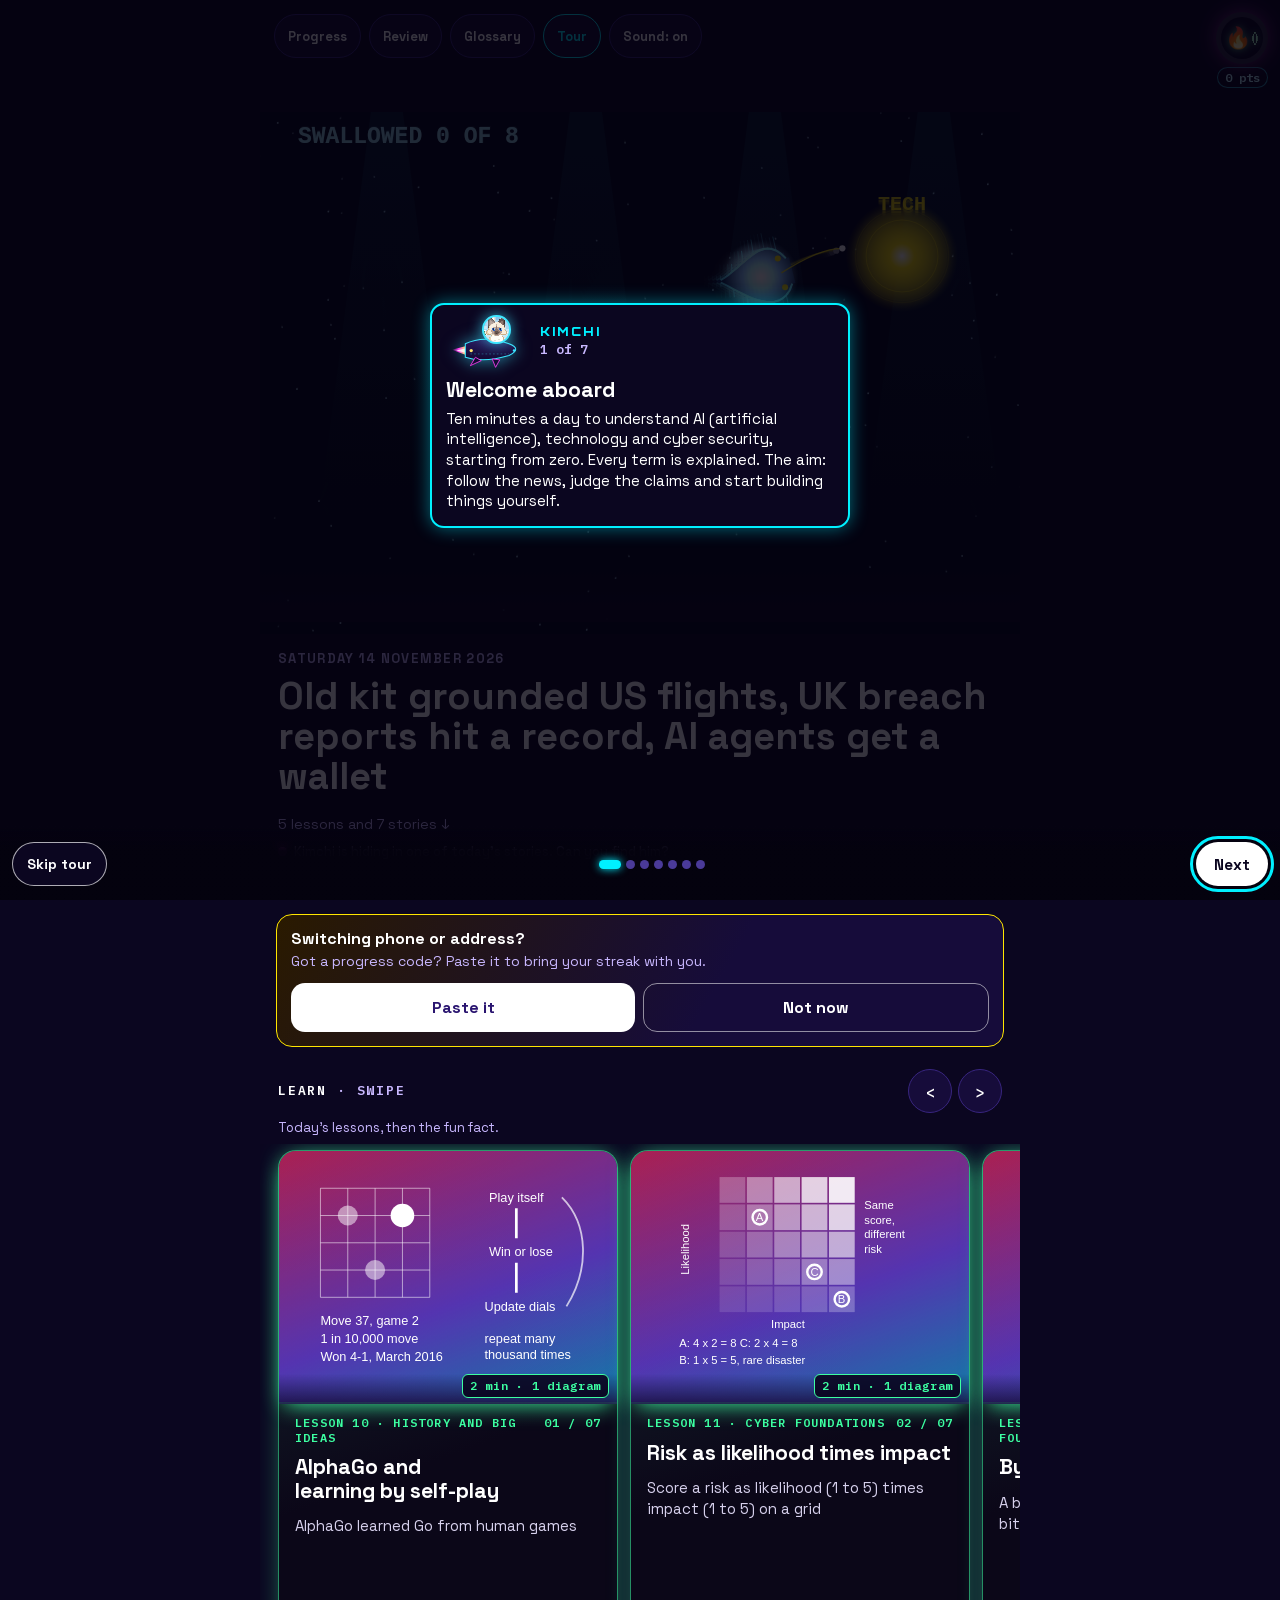
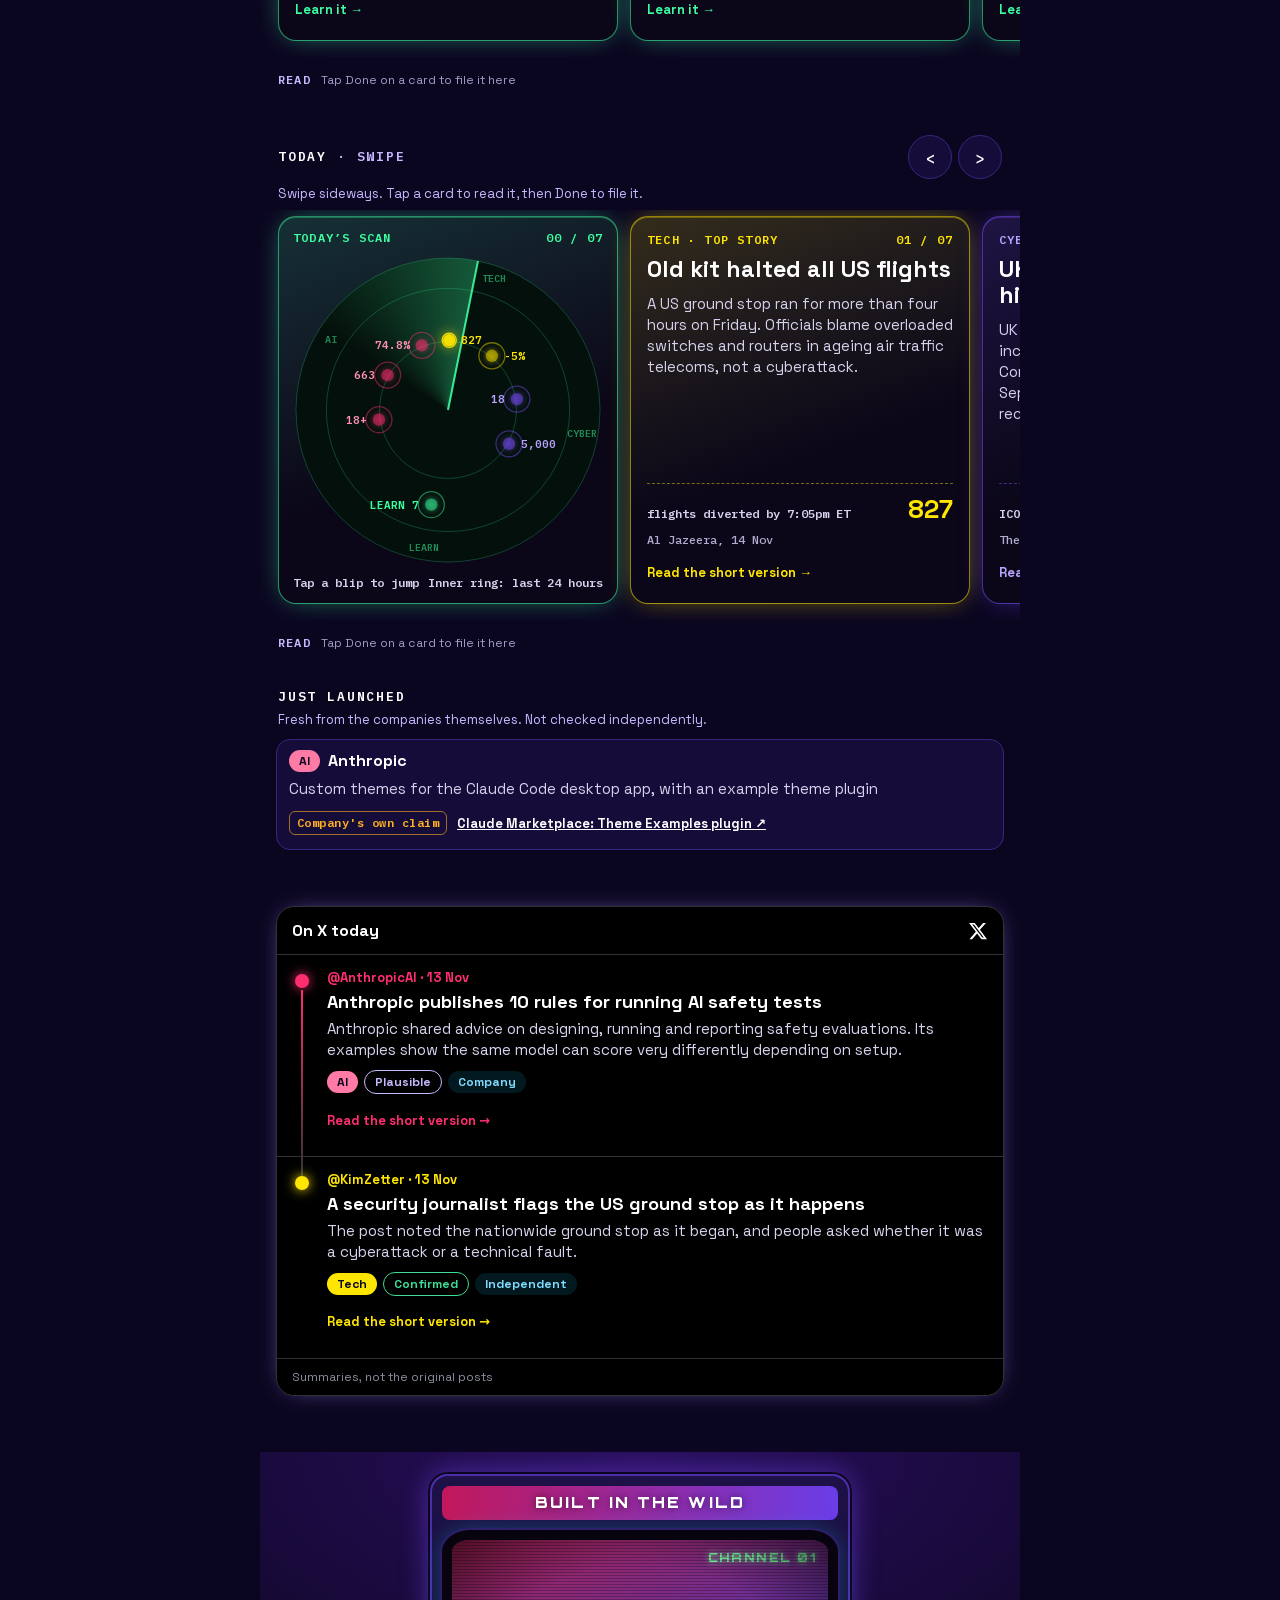
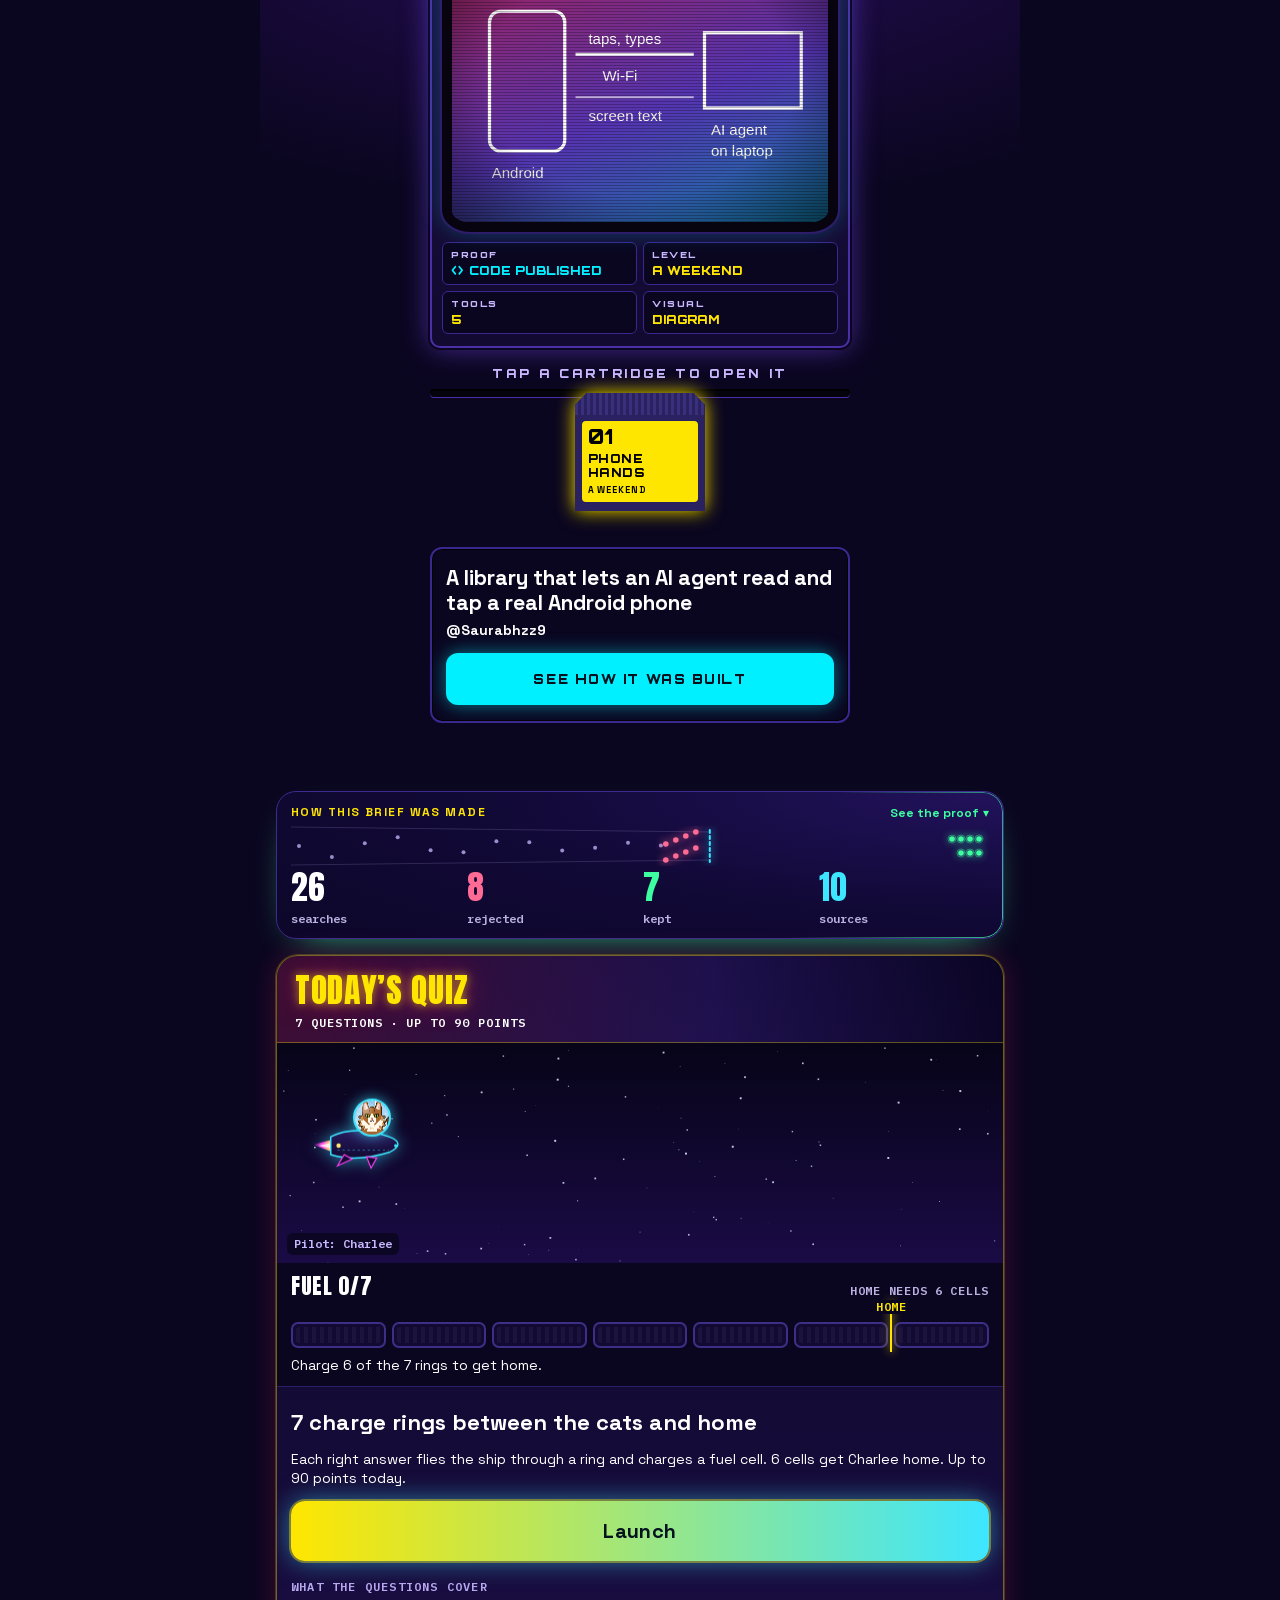
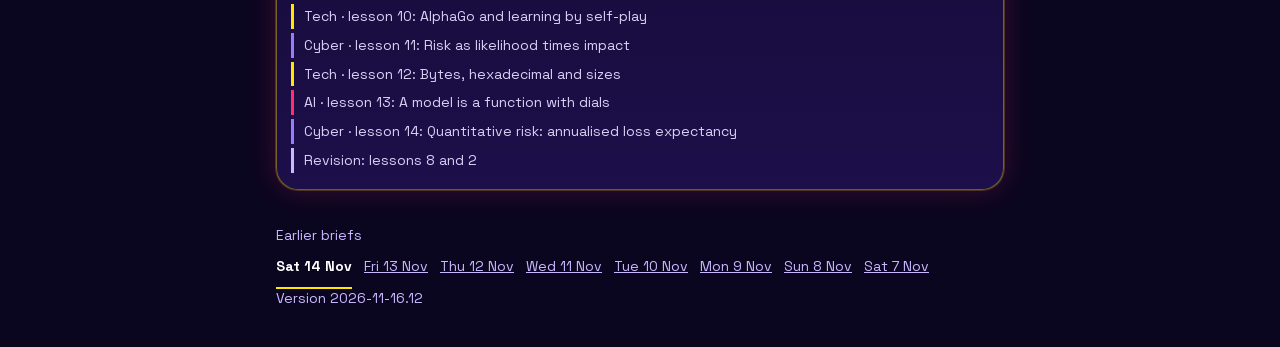
<file: index.html>
<!doctype html>
<html lang="en-GB">
<head>
<meta charset="utf-8">
<meta http-equiv="Content-Security-Policy" content="default-src 'none'; script-src 'self' 'sha256-EP1nmb+b2CIVnVJrJ6i20kM4W62OC5jhk1fHBJt8yDM='; style-src 'self' 'unsafe-inline'; font-src 'self'; img-src 'self' data:; connect-src 'self'; frame-src https://www.youtube-nocookie.com; manifest-src 'self'; worker-src 'self'; media-src 'none'; object-src 'none'; base-uri 'none'; form-action 'none'">
<meta name="viewport" content="width=device-width, initial-scale=1, viewport-fit=cover">
<meta name="theme-color" content="#0b0620">
<title>Morning brief</title>
<meta name="description" content="Daily AI, technology and cyber security news in a few minutes, with short lessons and a quiz.">
<meta property="og:type" content="website">
<meta property="og:site_name" content="Morning brief">
<meta property="og:title" content="Morning brief">
<meta property="og:description" content="Daily AI, technology and cyber security news in a few minutes, with short lessons and a quiz.">
<meta property="og:url" content="https://nyoom.uk/">
<meta property="og:image" content="https://nyoom.uk/og/kimchi.png">
<meta property="og:image:width" content="1200">
<meta property="og:image:height" content="630">
<meta property="og:image:type" content="image/png">
<meta property="og:image:alt" content="Kimchi the cat pilots a neon spaceship beside the words Morning brief">
<meta name="twitter:card" content="summary_large_image">
<meta name="twitter:image" content="https://nyoom.uk/og/kimchi.png">
<meta name="twitter:image:alt" content="Kimchi the cat pilots a neon spaceship beside the words Morning brief">
<link rel="manifest" href="manifest.webmanifest">
<link rel="apple-touch-icon" href="icons/apple-touch-icon.png">
<meta name="apple-mobile-web-app-capable" content="yes">
<meta name="mobile-web-app-capable" content="yes">
<meta name="apple-mobile-web-app-title" content="Morning brief">
<meta name="apple-mobile-web-app-status-bar-style" content="black-translucent">
<link rel="icon" href="data:image/svg+xml,%3Csvg xmlns='http://www.w3.org/2000/svg' viewBox='0 0 32 32'%3E%3Crect width='32' height='32' rx='7' fill='%2307080f'/%3E%3Ctext x='16' y='23' font-size='19' font-weight='700' text-anchor='middle' fill='%2300f0ff' font-family='monospace'%3EM%3C/text%3E%3C/svg%3E">
<link rel="stylesheet" href="fonts/fonts.css">
<style>
:root{--ink:#0b0620;--lilac:#c9b8ff;--ai:#ff2e6e;--tech:#ffe600;--cyber:#7c4dff;--line:#38257f}
*{box-sizing:border-box;margin:0;padding:0}
html{-webkit-text-size-adjust:100%}
body{background:var(--ink);color:#fff;font-family:'Space Grotesk',system-ui,sans-serif;overflow-x:hidden}
a{color:inherit}
button{font:inherit;color:inherit;background:none;border:0;cursor:pointer}
.hero{--art:58svh;position:relative;padding:calc(112px + env(safe-area-inset-top) + var(--art) + 16px) 18px 34px;overflow:hidden}
.hero canvas{position:absolute;inset:0;width:100%;height:100%}
/* the canvas starts below the buttons and score badge, and the date and headline sit below the canvas, never on it */
.hero>canvas{top:calc(112px + env(safe-area-inset-top));height:var(--art)}
/* an older edition: a way back to today, under the top buttons (plan 23 audit) */
.hero>.oldchip{position:absolute;top:calc(122px + env(safe-area-inset-top));left:14px;z-index:2;display:inline-flex;align-items:center;min-height:44px;padding:0 14px;border-radius:99px;border:1px solid var(--tech);background:#0b0620d9;color:var(--tech);font-size:13px;font-weight:700;text-decoration:none}
.hero>*:not(canvas){position:relative}
.date{font-size:13px;font-weight:700;letter-spacing:.1em;color:var(--lilac);text-transform:uppercase}
.verdict{font-size:38px;line-height:1.05;font-weight:700;margin-top:10px}
.more{margin-top:18px;font-size:14px;color:var(--lilac)}
.sample{background:#fff;color:#000;font-size:12px;font-weight:700;padding:7px 16px}
.poster{min-height:84svh;padding:26px 18px;display:flex;flex-direction:column;justify-content:flex-end;position:relative}
.poster .k{position:absolute;top:24px;left:18px;font-size:12px;font-weight:700;letter-spacing:.14em;text-transform:uppercase}
.big{font-family:Anton,Impact,sans-serif;font-size:130px;line-height:1;white-space:nowrap}
.poster h2{font-family:Anton,Impact,sans-serif;font-weight:400;font-size:44px;line-height:1.02;text-transform:uppercase;margin-top:8px}
.poster .noBig h2{font-size:64px}
.poster p{font-size:16px;line-height:1.38;font-weight:500;margin-top:12px}
.poster .sw{font-weight:700}
.poster a{display:inline-block;font-size:13px;margin-top:12px;font-weight:700;padding:6px 0}
.p-Tech{background:var(--tech);color:#000}
.p-AI{background:var(--ai);color:#fff}
.p-Cyber{background:var(--cyber);color:#fff}
.wrap{padding:26px 16px 36px}
.sect{font-size:13px;font-weight:700;letter-spacing:.1em;text-transform:uppercase;color:var(--lilac);margin:6px 2px 12px}
.card{background:#160c3a;border:1px solid var(--line);border-radius:18px;padding:16px;margin-bottom:10px}
.pill{display:inline-block;padding:3px 10px;border-radius:99px;font-size:12px;font-weight:700;color:var(--ink)}
.pill.AI{background:#ff7aa5}.pill.Tech{background:var(--tech)}.pill.Cyber{background:#b49cff}
.cthumb{margin:-16px -16px 12px;border-radius:18px 18px 0 0;overflow:hidden}.cthumb img{display:block;width:100%;aspect-ratio:16/9;object-fit:cover}
.cthumb figcaption{font-size:12px;color:var(--lilac);padding:6px 16px 0}
.cfig{display:inline-flex;align-items:baseline;gap:6px;margin-left:8px;font-size:12px;color:var(--lilac)}.cfig b{font-size:20px;color:#fff;font-weight:800}
.shero{margin:0 -18px 14px}.shero img{display:block;width:100%;max-height:300px;object-fit:cover}.shero figcaption{font-size:12px;padding:6px 18px 0}.shero figcaption a{color:var(--lilac)}
.sfig{display:flex;align-items:baseline;gap:10px;margin:12px 0;padding:12px 14px;border-radius:14px;background:#160c3a;border:1px solid var(--line)}.sfig b{font-size:36px;font-weight:800;color:#fff}.sfig span{font-size:13px;color:var(--lilac)}
.sdraw{display:block;width:100%;height:auto;margin:12px 0;background:#fff;border-radius:14px;padding:8px}
.card h3{font-size:19px;line-height:1.22;margin:9px 0 6px}
.card p{font-size:15px;line-height:1.4;color:var(--lilac)}
.card .sw{color:#fff;margin-top:6px}
.card a{display:inline-block;font-size:13px;font-weight:700;color:#fff;margin-top:8px;padding:4px 0}
.card{cursor:pointer;-webkit-tap-highlight-color:transparent}
.card:active{transform:scale(.99)}
.cue{display:block;margin-top:10px;font-size:13px;font-weight:700;color:var(--tech)}
button.cue{min-height:44px;margin-top:4px;background:none;border:0;padding:4px 0;font-family:inherit;text-align:left;cursor:pointer}
:focus-visible{outline:3px solid #00f0ff;outline-offset:3px;border-radius:6px}
.poster{cursor:pointer}
.poster .cue{color:inherit;margin-top:14px;font-size:14px;text-decoration:underline}
.sheet{position:fixed;inset:0;z-index:20;background:var(--ink);overflow-y:auto;-webkit-overflow-scrolling:touch;overscroll-behavior:contain}
.sheet .bar{position:sticky;top:0;display:flex;justify-content:space-between;align-items:center;padding:calc(12px + env(safe-area-inset-top)) 16px 12px;background:var(--ink);border-bottom:1px solid var(--line)}
.sheet .close{min-height:44px;font-size:15px;font-weight:700;padding:8px 14px;border:1px solid var(--line);border-radius:99px}
.sheet .body{padding:20px 18px 60px;max-width:680px;margin:0 auto}
.sheet h2{font-size:30px;line-height:1.1;margin:12px 0 8px}
.sheet .meta{font-size:13px;color:var(--lilac)}
.sheet h3{font-size:12px;font-weight:700;letter-spacing:.1em;text-transform:uppercase;color:var(--lilac);margin:22px 0 6px}
.sheet p{font-size:17px;line-height:1.5}
.sheet .take{background:linear-gradient(160deg,#d6114f,#6a3de8);border-radius:18px;padding:16px;margin-top:24px}
.sheet .take h3{color:#fff;margin-top:0;opacity:.9}
.sheet .orig{display:flex;align-items:center;min-height:44px;margin-top:26px;font-size:14px;color:var(--lilac);padding:8px 0}
.lesson{background:linear-gradient(rgba(10,6,30,.4),rgba(10,6,30,.4)),linear-gradient(160deg,#ff2e6e,#7c4dff 58%,#16b8f0);border-radius:24px;padding:20px 18px;margin-top:22px}
.lesson small{font-size:13px;font-weight:700}
.lesson h2{font-family:Anton,Impact,sans-serif;font-weight:400;font-size:40px;line-height:1.05;text-transform:uppercase;margin:6px 0 12px}
.lesson p{font-size:16px;line-height:1.42;margin-bottom:10px}
.lesson .lab{display:block;font-size:12px;font-weight:700;letter-spacing:.08em;text-transform:uppercase}
.diagram{display:block;width:100%;height:auto;margin:12px 0 14px}
.lesson ol{margin:0 0 12px 20px;font-size:15px;line-height:1.4}
.lesson li{margin-bottom:5px}
.q{display:block;width:100%;background:#fff;color:#2a1570;font-weight:700;padding:13px;border-radius:12px;margin-top:10px;font-size:15px;text-align:left}
.a{display:none;background:#0b0620cc;border-radius:12px;padding:12px;margin-top:6px;font-size:15px;line-height:1.4}
.a.on{display:block}
.nav{position:absolute!important;top:calc(14px + env(safe-area-inset-top));left:14px;right:14px;display:flex;flex-wrap:wrap;gap:8px;align-items:center;z-index:2}
.nav button{min-height:44px;font-size:13px;font-weight:700;padding:8px 13px;border:1px solid var(--line);border-radius:99px;background:#160c3acc;backdrop-filter:blur(6px)}
.nav .lv{margin-left:auto;font-size:12px;font-weight:700;color:var(--lilac)}
.nav .n{display:inline-block;min-width:18px;padding:0 5px;margin-left:5px;border-radius:99px;background:var(--ai);color:#fff;font-size:12px;line-height:18px;text-align:center}
.gcard{border-radius:22px;padding:18px;margin-top:16px;background:#160c3a;border:1px solid var(--line)}
.gcard h2{font-size:24px;line-height:1.1;margin:6px 0 8px}
.gcard p{font-size:15px;line-height:1.45;color:var(--lilac)}
.gcard .lab{display:block;font-size:12px;font-weight:700;letter-spacing:.1em;text-transform:uppercase;color:var(--tech)}
.gcard.quiz{background:linear-gradient(160deg,#d6114f,#6a3de8);border:0}
.gcard.quiz p,.gcard.quiz .lab{color:#fff}
.btn{display:block;width:100%;margin-top:14px;padding:15px;border-radius:14px;background:#fff;color:#2a1570;font-weight:700;font-size:16px;text-align:center}
.btn.alt{background:transparent;color:#fff;border:1px solid #ffffff88;margin-top:8px}
.dots{display:flex;gap:6px;flex:1;margin:0 12px}
.dots i{flex:1;height:6px;border-radius:3px;background:var(--line)}
.dots i.on{background:var(--lilac)}.dots i.ok{background:#3ddc97}.dots i.no{background:var(--ai)}
.qcard h2{font-size:24px;line-height:1.2;margin:8px 0 18px}
.opt{display:flex;gap:12px;align-items:flex-start;width:100%;text-align:left;padding:14px;margin-bottom:10px;border-radius:14px;border:2px solid var(--line);background:#160c3a;font-size:16px;line-height:1.35}
.opt b{flex:none;width:26px;height:26px;border-radius:50%;background:var(--line);text-align:center;line-height:26px;font-size:13px}
.opt.ok{border-color:#3ddc97;background:#0f3a2e}.opt.ok b{background:#3ddc97;color:#000}
.opt.no{border-color:var(--ai);background:#40122a}.opt.no b{background:var(--ai)}
.opt:disabled{cursor:default}.opt.dim{opacity:.45}
.why{margin:14px 0;padding:14px;border-radius:14px;background:#ffffff14;font-size:15px;line-height:1.45}
.score{font-family:Anton,Impact,sans-serif;font-size:96px;line-height:1;text-align:center;margin:10px 0 0}
.pts{text-align:center;font-size:20px;font-weight:700;color:var(--tech);margin:4px 0 14px}
.bar2{height:10px;border-radius:5px;background:var(--line);overflow:hidden;margin:6px 0 4px}
.bar2 i{display:block;height:100%;background:linear-gradient(90deg,var(--ai),var(--tech));border-radius:5px}
.row{display:flex;justify-content:space-between;font-size:14px;color:var(--lilac)}
.grid{display:grid;grid-template-columns:repeat(15,1fr);gap:4px;margin:8px 0}
.grid i{aspect-ratio:1;border-radius:4px;background:#ffffff14}
.grid i.AI{background:#ff2e6e55}.grid i.Tech{background:#ffe60055}.grid i.Cyber{background:#7c4dff77}
.grid i.m{outline:2px solid #fff}.grid i.AI.t{background:var(--ai)}.grid i.Tech.t{background:var(--tech)}.grid i.Cyber.t{background:var(--cyber)}
.badges{display:grid;grid-template-columns:1fr 1fr;gap:8px}
.bd{padding:10px;border-radius:12px;background:#160c3a;border:1px solid var(--line);font-size:13px;line-height:1.3}
.bd b{display:block;font-size:14px}.bd.lock{opacity:.6}.bd.new{border-color:var(--tech)}
.sheet input,.sheet textarea{width:100%;padding:12px;border-radius:12px;border:1px solid var(--line);background:#160c3a;color:#fff;font:inherit;font-size:16px;margin:6px 0}
.sheet textarea{height:90px}
.term{padding:12px 0;border-bottom:1px solid var(--line)}.term b{display:block;font-size:17px}.term span{font-size:15px;color:var(--lilac);line-height:1.4}
.upd{position:fixed;left:12px;right:12px;bottom:calc(12px + env(safe-area-inset-bottom));z-index:50;padding:14px;border-radius:14px;background:var(--tech);color:#000;font-weight:700;text-align:center}
#fx{position:fixed;inset:0;width:100%;height:100%;pointer-events:none;z-index:60}
.trust{display:inline-block;margin-left:8px;padding:3px 10px;border-radius:99px;font-size:12px;font-weight:700;border:1px solid var(--lilac);color:var(--lilac)}
.trust.Confirmed{border-color:#3ddc97;color:#3ddc97}.trust.Unverified{border-color:var(--ai);color:#ff7aa5}
.card.chat{border-style:dashed}
.xfeed{background:#000;border:1px solid #2f3336;border-radius:18px;overflow:hidden;margin:22px 0 10px;box-shadow:0 0 26px -12px #a98bff}
.xhead{display:flex;justify-content:space-between;align-items:center;padding:13px 15px;border-bottom:1px solid #2f3336;font-weight:700;font-size:16px}
.xlogo{display:block;width:20px;height:20px;color:#fff}.xlogo svg{display:block;width:100%;height:100%}
.xitem{position:relative;padding:14px 15px 14px 50px;border-bottom:1px solid #2f3336;cursor:pointer}
.xdot{position:absolute;left:18px;top:19px;width:14px;height:14px;border-radius:50%;background:var(--c);box-shadow:0 0 12px var(--c)}
.xline{position:absolute;left:24px;top:35px;bottom:-20px;width:2px;background:linear-gradient(var(--c),#2f3336)}
.xitem:last-of-type{border-bottom:0}.xitem:last-of-type .xline{display:none}
.xwho{font-family:'Space Grotesk',monospace;font-size:13px;font-weight:700;color:var(--c);overflow-wrap:anywhere}
.xitem h3{font-size:18px;line-height:1.22;margin:5px 0}.xitem p{font-size:15px;line-height:1.4;color:#d8d2ee}
.xmeta{display:flex;flex-wrap:wrap;gap:6px;align-items:center;margin-top:10px}.xmeta .trust,.xmeta .grp{margin-left:0}
.xitem .cue{color:var(--c)}
.xnote{padding:10px 15px;border-top:1px solid #2f3336;font-size:12px;color:#8b8fa0}
.grp{display:inline-block;margin-left:8px;padding:3px 10px;border-radius:99px;font-size:12px;font-weight:700;background:#16b8f022;color:#7fdcff}
.hero::before{content:'';position:absolute;left:0;right:0;top:calc(100px + env(safe-area-inset-top) + var(--art) - 56px);height:56px;background:linear-gradient(rgba(11,6,32,0),var(--ink));z-index:1;pointer-events:none}
.hero>canvas{z-index:0}.hero>*:not(canvas){z-index:2}
.pv{display:flex;align-items:center;justify-content:space-between;gap:8px;margin-top:14px;font-size:13px;font-weight:700}
.pv button{width:40px;height:40px;border-radius:99px;border:1px solid var(--line);background:#160c3acc;font-size:21px;line-height:1}
.err{padding:40px 18px;font-size:18px}
.err .btn{margin-top:14px}
footer{padding:0 16px 40px;font-size:14px;color:var(--lilac)}
footer a{display:inline-flex;align-items:center;min-height:44px;margin:0 12px 0 0;padding:0}
footer a[aria-current]{color:#fff;font-weight:700;text-decoration:none;border-bottom:2px solid var(--tech)}
@media (min-width:800px){#app{max-width:760px;margin:0 auto}}
/* ---- Score badge (top right, every page) ---- */
.cc-badge{position:fixed;z-index:50;top:calc(env(safe-area-inset-top,0px) + 12px);right:max(12px,env(safe-area-inset-right,0px));
  display:grid;justify-items:center;gap:3px;background:none;border:0;padding:0;cursor:pointer;color:#fff;font:inherit}
.cc-badge .rg{width:52px;height:52px;border-radius:50%;display:grid;place-items:center;position:relative;
  background:conic-gradient(#ff3df2 0 var(--p,0%),rgba(255,255,255,.14) 0);box-shadow:0 0 18px rgba(255,61,242,.45),0 6px 16px rgba(0,0,0,.35)}
.cc-badge .rg::before{content:"";position:absolute;inset:5px;border-radius:50%;background:#0a0520}
.cc-badge .rg span{position:relative;font:400 21px "VT323",'IBM Plex Mono',ui-monospace,monospace;color:#b6ffcf;text-shadow:0 0 8px rgba(125,255,168,.7);line-height:1}
.cc-badge .pill{transition:opacity .25s,transform .25s;font:600 12px 'IBM Plex Mono',ui-monospace,monospace;padding:2px 7px;border-radius:99px;background:#0a0520;color:#bff7ff;border:1px solid rgba(61,230,255,.6);font-variant-numeric:tabular-nums}
.cc-badge.slim{pointer-events:none}.cc-badge.slim .rg{pointer-events:auto}
.cc-badge.slim .pill{opacity:0;transform:translateY(-6px)}
.cc-badge:focus-visible .rg{outline:2px solid #3de6ff;outline-offset:3px}
.cc-badge.bump .rg{animation:ccbump .6s ease}
@keyframes ccbump{40%{transform:scale(1.18)}}

/* ---- Overlay sheets (panel and share card) ---- */
.cc-over{position:fixed;inset:0;z-index:60;background:rgba(3,4,10,.72);backdrop-filter:blur(4px);display:grid;place-items:end center;overflow-y:auto;
  padding:calc(env(safe-area-inset-top,0px) + 16px) max(12px,env(safe-area-inset-right,0px)) calc(env(safe-area-inset-bottom,0px) + 16px) max(12px,env(safe-area-inset-left,0px))}
@media (min-width:640px){.cc-over{place-items:center}}
.cc-sheet{width:100%;max-width:440px;background:#0b0f16;color:#eef2f7;border:1px solid #26303d;border-radius:20px;padding:20px;display:grid;gap:16px;
  font:15px/1.5 'Space Grotesk',system-ui,sans-serif;box-shadow:0 30px 80px rgba(0,0,0,.6)}
.cc-sheet h3{font:800 24px 'Space Grotesk',system-ui,sans-serif;margin:0}
.cc-top{display:flex;justify-content:space-between;align-items:center;gap:12px}
.cc-x{background:#151b24;border:1px solid #26303d;color:#eef2f7;border-radius:99px;width:44px;height:44px;font:600 18px 'Space Grotesk',system-ui,sans-serif;cursor:pointer;flex:none}
.cc-hero{display:flex;gap:16px;align-items:center}
.cc-hero .rg{width:96px;height:96px;flex:none;border-radius:50%;display:grid;place-items:center;position:relative;
  background:conic-gradient(#ff3df2 0 var(--p,0%),rgba(255,255,255,.1) 0);box-shadow:0 0 26px rgba(255,61,242,.4)}
.cc-hero .rg::before{content:"";position:absolute;inset:8px;border-radius:50%;background:#0a0520}
.cc-hero .rg b{position:relative;font:900 12px "Orbitron",'Space Grotesk',system-ui,sans-serif;color:#3de6ff;text-shadow:0 0 8px #3de6ff;letter-spacing:.04em;text-align:center}
.cc-hero .tot{font:400 54px/0.9 "VT323",'IBM Plex Mono',ui-monospace,monospace;color:#b6ffcf;text-shadow:0 0 14px rgba(125,255,168,.6)}
.cc-hero small{display:block;color:#98a4b5;font-size:13px}
.cc-bar{height:8px;border-radius:99px;background:#1b2330;overflow:hidden}.cc-bar i{display:block;height:100%;background:linear-gradient(90deg,#3de6ff,#ff3df2)}
.cc-stats{display:grid;grid-template-columns:repeat(3,minmax(0,1fr));gap:8px}
.cc-stats div{background:#121822;border:1px solid #222b38;border-radius:12px;padding:10px;display:grid;gap:2px}
.cc-stats b{font:400 26px/1 "VT323",'IBM Plex Mono',ui-monospace,monospace;color:#eef2f7;font-variant-numeric:tabular-nums}
.cc-stats span{font:500 12px 'IBM Plex Mono',ui-monospace,monospace;letter-spacing:.1em;text-transform:uppercase;color:#98a4b5}
.cc-strip{display:grid;grid-template-columns:repeat(auto-fill,minmax(18px,1fr));gap:4px}
.cc-strip i{aspect-ratio:1;border-radius:4px;background:#1b2330;display:block}
.cc-strip i.d{background:#2a7a4c}.cc-strip i.p{background:#ff3df2;box-shadow:0 0 8px rgba(255,61,242,.6)}
.cc-strip i.m{background:transparent;border:1px dashed #ff6f91}.cc-strip i.t{outline:2px solid #3de6ff;outline-offset:1px}
.cc-key{display:flex;flex-wrap:wrap;gap:12px;font-size:12px;color:#98a4b5}
.cc-key i{display:inline-block;width:10px;height:10px;border-radius:3px;margin-right:5px;vertical-align:-1px}
.cc-btn{font:600 15px 'Space Grotesk',system-ui,sans-serif;padding:12px 16px;border-radius:12px;border:1px solid #3de6ff;background:rgba(61,230,255,.12);color:#dffaff;cursor:pointer;text-align:center}
.cc-btn.ghost{border-color:#26303d;background:#121822;color:#c8d1dc;font-weight:500;font-size:14px}
.cc-btn:focus-visible,.cc-x:focus-visible{outline:2px solid #3de6ff;outline-offset:2px}
.cc-row{display:flex;flex-wrap:wrap;gap:8px}.cc-row>*{flex:1 1 140px}
.cc-demo{border-top:1px dashed #26303d;padding-top:12px;display:grid;gap:8px}
.cc-demo p{font-size:12px;color:#98a4b5;margin:0}
.cc-name{display:grid;gap:6px;font-size:13px;color:#98a4b5}
.cc-name input{font:500 16px 'Space Grotesk',system-ui,sans-serif;padding:10px 12px;border-radius:10px;border:1px solid #26303d;background:#121822;color:#eef2f7}

/* ---- Share card (Terminal x Neon) ---- */
.sharecard.e{box-sizing:border-box;position:relative;width:100%;aspect-ratio:9/16;border-radius:22px;overflow:hidden;isolation:isolate}
.e{background:radial-gradient(120% 75% at 50% 0%,#1d0a3d 0%,#07041a 55%,#020806 100%);color:#7dffa8;font-family:"VT323",'IBM Plex Mono',ui-monospace,monospace;display:flex;flex-direction:column;box-shadow:inset 0 0 90px rgba(61,230,255,.10)}
.sharecard.e{container-type:inline-size;padding:6% 5.5%;gap:6px}.e>*{font-size:5cqw;min-width:0}
.e canvas[data-net]{position:absolute;inset:0;width:100%;height:100%;z-index:-1;opacity:.75}
.e::after{content:"";position:absolute;inset:0;background:repeating-linear-gradient(0deg,rgba(0,0,0,.25) 0 2px,transparent 2px 4px);pointer-events:none;z-index:2}
.e .hd{font-size:5cqw;color:#3fae6a;display:flex;justify-content:space-between}
.e .ok{color:#03140a;background:#7dffa8;padding:0 6px}
.e .lbl,.e .bar{font-size:5.3cqw}.e .lbl{color:#3fae6a}
.e .mid{display:flex;align-items:center;gap:4.4cqw;margin:1.6cqw 0}
.e .ring{flex:none;width:33cqw;height:33cqw;border-radius:50%;display:grid;place-items:center;position:relative;background:conic-gradient(#ff3df2 0 var(--p),rgba(255,255,255,.08) 0);box-shadow:0 0 30px rgba(255,61,242,.45)}
.e .ring::before{content:"";position:absolute;inset:2.5cqw;border-radius:50%;background:#0a0520}
.e .ring::after{content:"";position:absolute;inset:-7px;border-radius:50%;border:1px dashed rgba(61,230,255,.65);animation:ccspin 18s linear infinite}
@keyframes ccspin{to{transform:rotate(360deg)}}
.e .ring div{position:relative;text-align:center;display:grid}
.e .ring b{font:900 4.2cqw "Orbitron",'Space Grotesk',system-ui,sans-serif;color:#3de6ff;text-shadow:0 0 10px #3de6ff;letter-spacing:.04em}
.e .ring span{font-size:4.2cqw;color:#c9a7ff}
.e .sbig{font-size:23cqw;line-height:.85;color:#b6ffcf;text-shadow:0 0 18px rgba(125,255,168,.75)}
.e .sbig small{display:block;font-size:5cqw;color:#3fae6a;text-shadow:none;margin-top:6px}
.e .sbig.sm{font-size:18cqw}.e .sbig.xs{font-size:12cqw}
.e .wk{display:flex;gap:2cqw}
.e .wk i,.e .wkey i{font-style:normal;border-radius:1.4cqw;background:#1b2330;color:#5d6b7d}
.e .wk i{flex:none;width:9.6cqw;height:9.6cqw;display:grid;place-items:center;font-size:5cqw}
.e .wk i.d,.e .wkey i.d{background:#2a7a4c;color:#d7ffe5}.e .wk i.p,.e .wkey i.p{background:#ff3df2;color:#2a0428;box-shadow:0 0 10px rgba(255,61,242,.6)}
.e .wk i.m,.e .wkey i.m{background:transparent;border:1px dashed #ff6f91;color:#ff9db3}.e .wk i.t{outline:2px solid #3de6ff;outline-offset:1px}
.e .wkey{display:flex;gap:4cqw;font-size:3.8cqw;color:#8fa0b3}.e .wkey i{display:inline-block;width:3cqw;height:3cqw;margin-right:1.4cqw;border-radius:.8cqw;box-sizing:border-box}
.e .foot{flex-wrap:wrap;row-gap:1cqw}
.e .chips{display:flex;gap:1.6cqw;flex-wrap:wrap}
.e .chips span{font:600 3.4cqw 'IBM Plex Mono',ui-monospace,monospace;padding:1.4cqw 2.5cqw;border-radius:99px;border:1px solid rgba(61,230,255,.6);color:#bff7ff;background:rgba(61,230,255,.08)}
.e .chips span.p{border-color:#ff3df2;color:#ffc8fb;background:rgba(255,61,242,.14);box-shadow:0 0 12px rgba(255,61,242,.4)}
.e .bar{white-space:nowrap;overflow:hidden}
.e .row{display:flex;justify-content:space-between;font-size:6.1cqw;border-top:1px dashed #1f5a35;padding-top:6px}
.e .cur{display:inline-block;width:3cqw;height:6cqw;background:#7dffa8;vertical-align:-3px;animation:ccblink 1s steps(1) infinite}
@keyframes ccblink{50%{opacity:0}}
.e .foot{margin-top:auto;font-size:4.5cqw;color:#3fae6a;display:flex;justify-content:space-between}
@media (prefers-reduced-motion:reduce){.e .ring::after,.e .cur{animation:none}}

.cc-tag{font:500 12px 'IBM Plex Mono',monospace;letter-spacing:.12em;text-transform:uppercase;color:#c9a7ff}
.cc-note{font-size:12px;color:#98a4b5;margin:0}
.cc-badge{top:calc(env(safe-area-inset-top,0px) + 12px);z-index:15}
/* the badge now carries streak, rank and points: keep the top buttons clear of it */
.nav{right:calc(76px + env(safe-area-inset-right,0px))!important}.nav .lv{display:none}
.kpaused *{animation-play-state:paused!important}
.khint{display:block;margin-top:10px;font:500 13px 'Space Grotesk',sans-serif;color:#c9b8ff}
.khint::before{content:'';display:inline-block;width:9px;height:9px;border-radius:50%;background:#ff3df2;margin-right:7px;box-shadow:0 0 10px #ff3df2}
.kcam{display:flex;align-items:flex-end;gap:14px;margin:22px 0 4px}
.kwin{position:relative;flex:none;width:112px;height:96px;overflow:hidden;border-radius:16px 16px 0 0;box-shadow:0 0 24px rgba(255,61,242,.35)}
.kpeek{position:absolute;left:0;top:0;border-radius:16px 16px 0 0;overflow:hidden;transform:translateY(78%);transition:transform .9s cubic-bezier(.2,1.3,.4,1) .15s}
.kcam.up .kpeek{transform:translateY(0)}
.klip{position:absolute;left:-6px;right:-6px;bottom:0;height:12px;z-index:2;background:var(--ink);border-top:2px dashed #3de6ff}
.ktx{display:grid;gap:2px;padding-bottom:8px;min-width:0}.ktx b{font:700 20px/1.15 'Space Grotesk',sans-serif;color:#fff}.ktx span{font:400 14px/1.4 'Space Grotesk',sans-serif;color:#c9b8ff}
.kreward{position:relative;width:100%;aspect-ratio:420/360;border-radius:20px;overflow:hidden;isolation:isolate;margin:6px 0 16px;box-shadow:0 0 0 1px #38257f,0 0 40px rgba(255,61,242,.3);background:#fcf9f2}
.kstage{position:absolute;inset:0}.kstage>.khero{position:absolute;inset:0}
.kov{position:absolute;left:0;right:0;bottom:0;z-index:5;padding:40px 18px 16px;display:grid;gap:4px;pointer-events:none;background:linear-gradient(180deg,rgba(252,249,242,0),rgba(252,249,242,.85) 55%)}
.kov b{font:700 30px/1 'Space Grotesk',sans-serif;color:#2b2417}.kov span{font:500 14px/1.35 'Space Grotesk',sans-serif;color:#4a3f2c;max-width:60%}
@media (prefers-reduced-motion:reduce){.kpeek{transition:none}}
/* Kimchi's spaceship on the share card */
.e .ship{position:absolute;right:2%;top:10%;width:48%;z-index:3}
.e .ship-in{position:relative;width:100%;aspect-ratio:200/120;animation:shipbob 3.2s ease-in-out infinite}
.e .ship-svg{position:absolute;inset:0;width:100%;height:100%;filter:drop-shadow(0 0 8px rgba(61,230,255,.55))}
.e .ship .flame{transform-origin:46px 68px;animation:shipflame .16s steps(2) infinite}
.e .dome{position:absolute;left:43%;top:-14%;width:34%;aspect-ratio:1;border-radius:50%;overflow:hidden;border:2px solid #3de6ff;box-shadow:0 0 14px rgba(61,230,255,.7),inset 0 0 12px rgba(255,255,255,.35);background:#86c3ea}
.e .dome::after{content:'';position:absolute;inset:0;border-radius:50%;background:radial-gradient(circle at 30% 25%,rgba(255,255,255,.35) 0 9%,transparent 24%);pointer-events:none;z-index:3}
.e .kpod{position:absolute;left:50%;top:50%;transform:translate(-50%,-46%)}
.e .ship .tag{position:absolute;left:0;right:0;bottom:-12%;text-align:center;font-size:3cqw;color:#c9a7ff;letter-spacing:.08em}
@keyframes shipbob{0%,100%{transform:translate(0,0) rotate(-2deg)}50%{transform:translate(2%,-6%) rotate(1deg)}}
@keyframes shipflame{50%{transform:scaleX(.7)}}
@media (prefers-reduced-motion:reduce){.e .ship-in,.e .ship .flame{animation:none}}
/* ---- plan 14: the share card flips over to a QR code (ported from the approved card-flip mock-up) ---- */
.cflip{position:relative;width:100%;aspect-ratio:9/16;perspective:1100px;container-type:inline-size;cursor:pointer;-webkit-tap-highlight-color:transparent;touch-action:manipulation;outline:none;-webkit-user-select:none;user-select:none}
.cflip:focus-visible{outline:2px solid #c9b8ff;outline-offset:4px;border-radius:24px}
.cf-in{position:absolute;inset:0;z-index:1}
.cflip .sharecard.e{position:absolute;left:0;top:0;width:100%;height:100%}
.cflip[data-side=front] .cback,.cflip[data-side=back] .cfront{visibility:hidden}
.cflip.a3d .cf-in{transform-style:preserve-3d;-webkit-transform-style:preserve-3d}
.cflip.a3d .cf-in>.e{-webkit-backface-visibility:hidden;backface-visibility:hidden}
.cflip.a3d .cback{transform:rotateY(180deg)}
.cf-fx,.cf-bg{position:absolute;left:-24px;top:-24px;width:0;height:0;pointer-events:none}
.cf-bg{z-index:0}.cf-fx{z-index:6}
.cf-ghost{position:absolute;inset:0;border-radius:22px;z-index:2;pointer-events:none;opacity:0;mix-blend-mode:screen}
.cf-ghost.g1{border:2px solid #ff3df2;background:linear-gradient(90deg,rgba(255,61,242,.32),rgba(255,61,242,0) 70%)}
.cf-ghost.g2{border:2px solid #3de6ff;background:linear-gradient(270deg,rgba(61,230,255,.32),rgba(61,230,255,0) 70%)}
.cf-ghost.g3{background:radial-gradient(120% 75% at 50% 0%,rgba(80,40,160,.55),rgba(7,4,26,.2))}
.e.cf-fly{position:absolute;inset:0;z-index:5;pointer-events:none;background:none;box-shadow:none;display:block}.e.cf-fly::after{display:none}
.e.cf-fly .ship-in,.e .slot .ship-in{animation:none}
.e.cback .hd{flex:none}
.e .slot{flex:none;position:relative;height:34.6cqw}
.e .slot .ship{left:20.5cqw;top:4.3cqw;right:auto;width:48cqw}
.e .term{position:absolute;left:0;right:0;top:3cqw;bottom:2cqw;display:flex;flex-direction:column;justify-content:center;align-items:center;gap:6px;border:1px dashed #1f5a35;border-radius:12px;font-size:5.6cqw;line-height:1.1;color:#7dffa8;text-align:center;background:rgba(3,20,10,.35)}
.e .term b{font-weight:400;color:#3de6ff;text-shadow:0 0 10px #3de6ff;letter-spacing:.06em}
.e .scan{flex:none;line-height:1.2;font-size:5.6cqw;text-align:center;color:#b6ffcf;text-shadow:0 0 12px rgba(125,255,168,.7);letter-spacing:.04em;white-space:nowrap}
.e .qrbox{flex:none;position:relative;z-index:4;margin:0 auto}
.e .qrbox::before{content:"";position:absolute;inset:3px;border-radius:6px;border:1px solid rgba(61,230,255,.45);box-shadow:0 0 18px rgba(61,230,255,.35),0 0 30px rgba(255,61,242,.18);z-index:0}
.e .qrbox .br{position:absolute;width:28px;height:28px;border:0 solid #3de6ff;z-index:1;filter:drop-shadow(0 0 5px #3de6ff)}
.e .qrbox .tl{left:0;top:0;border-top-width:3px;border-left-width:3px;transform-origin:0 0}
.e .qrbox .tr{right:0;top:0;border-top-width:3px;border-right-width:3px;transform-origin:100% 0}
.e .qrbox .bl{left:0;bottom:0;border-bottom-width:3px;border-left-width:3px;transform-origin:0 100%}
.e .qrbox .bq{right:0;bottom:0;border-bottom-width:3px;border-right-width:3px;transform-origin:100% 100%}
.e .qrbox .qr,.e .qrbox .qa{position:absolute;left:10px;top:10px;image-rendering:crisp-edges;image-rendering:pixelated}
.e .qrbox .qr{z-index:2;background:#fff}
.e .qrbox .qa{z-index:3;visibility:hidden}
.e .addr{flex:none;text-align:center;color:#bff7ff;letter-spacing:.03em;font-size:5cqw;white-space:nowrap}
/* Move my progress (plan 14). Plan 22: it lives in the My scores sheet (.cc-move), and a browser with no
   saved progress also gets a short Paste prompt under the headline (.mv-got), clear of the score badge. */
.move .mv-row{display:flex;gap:8px}.move .mv-row>button{flex:1 1 0;min-width:0}
.move textarea{display:block;width:100%;margin-top:12px;padding:12px;border-radius:12px;border:1px solid var(--line);background:#0b0620;color:#fff;font:14px/1.4 'IBM Plex Mono',ui-monospace,monospace;word-break:break-all;scroll-margin:100px 0 24px}
.move [hidden]{display:none!important}
.move .mv-ask{margin-top:12px;padding:12px;border-radius:12px;border:1px solid #ffe600}
.move .mv-ask p{color:#fff;margin:0}
.move .mv-status{margin-top:10px;color:#fff}.move .mv-status:empty{display:none}
.cc-move{border-top:1px solid #26303d;padding-top:14px;display:grid;gap:8px}
.cc-move h4{font:700 17px/1.25 'Space Grotesk',system-ui,sans-serif;margin:0}
.cc-move>p{margin:0;font-size:14px;line-height:1.45;color:#c8d1dc}
.cc-move .cc-btn{min-height:48px}.cc-move .mv-row{margin-top:4px}
.cc-move .mv-paste .cc-btn,.cc-move .mv-ask .cc-btn{display:block;width:100%;margin-top:8px}
.cc-move .mv-status{margin:0;font-size:14px}
.mv-got{margin:20px 16px 0;padding:14px;border:1px solid var(--tech);border-radius:16px;background:linear-gradient(120deg,#2a1a00 0%,#160c3a 60%);scroll-margin-top:100px}
.mv-got>b{display:block;font-size:16px;line-height:1.25}
.mv-got>p{font-size:14px;line-height:1.45;color:var(--lilac);margin-top:2px}
.mv-got .mv-row .btn{margin-top:12px;padding:13px}
.mv-got .mv-ask .btn{padding:13px}
/* How this brief was made: the Sieve card (sieve.js, plan 22) */
.sieve{position:relative;padding:0;overflow:hidden;border-radius:20px;background:radial-gradient(130% 150% at 100% 0%,#22125c 0%,#110936 55%,#0d072a 100%);border:1px solid #3d2b92;box-shadow:0 14px 40px -24px #3dffa2}
.sieve::before{content:"";position:absolute;inset:0;border-radius:inherit;padding:1px;background:linear-gradient(110deg,transparent 30%,#3dffa2 45%,#3de6ff 50%,transparent 65%) 0 0/250% 100%;-webkit-mask:linear-gradient(#000 0 0) content-box,linear-gradient(#000 0 0);-webkit-mask-composite:xor;mask-composite:exclude;animation:svedge 4.5s linear infinite paused;pointer-events:none}
.sieve.live::before{animation-play-state:running}
@keyframes svedge{from{background-position:120% 0}to{background-position:-120% 0}}
.sv-card{display:block;width:100%;padding:13px 14px 12px;text-align:left;border-radius:20px;-webkit-tap-highlight-color:transparent}
.sv-card:focus-visible{outline:3px solid #3de6ff;outline-offset:-4px}
.sv-card>span{display:block}
.sv-top{display:flex!important;justify-content:space-between;align-items:center;gap:8px}
.sv-kick{font-size:12px;font-weight:700;line-height:1.2;letter-spacing:.12em;text-transform:uppercase;color:var(--tech)}
.sv-cue{font-size:12px;font-weight:700;line-height:1;color:#3dffa2;white-space:nowrap}
.sv-cue i{display:inline-block;font-style:normal;transition:transform .4s;margin-left:4px}
.sieve.open .sv-cue i{transform:rotate(180deg)}
.sv-cv{display:block;width:100%;height:40px;margin:6px 0 4px}
.sv-nums{display:grid!important;grid-template-columns:repeat(var(--n,4),minmax(0,1fr));gap:6px;margin-top:4px}
.sv-nums>span{display:flex;flex-direction:column;min-width:0}
.sv-nums b{font:400 34px/1 Anton,Impact,sans-serif;color:#fff;font-variant-numeric:tabular-nums}
.sv-nums em{font:600 12px/1.2 'IBM Plex Mono',ui-monospace,monospace;font-style:normal;color:#bdb3e3;margin-top:8px}
.sv-nums .r b{color:#ff6b95}.sv-nums .g b{color:#3dffa2}.sv-nums .s b{color:#3de6ff}
.sv-top+.sv-nums{margin-top:14px}
.sv-old{font-size:13px;line-height:1.4;color:#bdb3e3;margin-top:8px}
.sv-xp{display:grid;grid-template-rows:0fr;transition:grid-template-rows .65s cubic-bezier(.2,.8,.2,1)}
.sieve.open .sv-xp{grid-template-rows:1fr}
.sv-xp>div{min-height:0;overflow:hidden;visibility:hidden;transition:visibility 0s .65s}
.sieve.open .sv-xp>div{visibility:visible;transition:visibility 0s}
.sv-in{padding:2px 14px 14px}
.sv-stages{position:relative}
.sv-stages::before{content:"";position:absolute;left:17px;top:22px;bottom:12px;width:2px;background:linear-gradient(#c9b8ff,#ff6b95 30%,#3dffa2 55%,#3de6ff 80%,#ffe600);transform-origin:top;transform:scaleY(0);transition:transform 1.1s .15s cubic-bezier(.3,.7,.2,1)}
.sieve.open .sv-stages::before{transform:none}
.sv-st{display:grid;grid-template-columns:36px minmax(0,1fr);gap:12px;padding-top:16px;opacity:0;transform:translateY(12px);transition:opacity .45s,transform .45s;transition-delay:calc(var(--i)*120ms + .15s)}
.sieve.open .sv-st{opacity:1;transform:none}
.sv-dot{width:36px;height:36px;border-radius:50%;display:grid;place-items:center;background:#0b0620;border:2px solid var(--c);color:var(--c);font-size:16px;font-weight:700;line-height:1;box-shadow:0 0 16px -3px var(--c);position:relative;z-index:1}
.sv-st h3{margin:0;font-size:16px;line-height:1.2}
.sv-st h3 b{font:400 46px/.95 Anton,Impact,sans-serif;color:var(--c);margin-right:4px}
.sv-st h3 span{font-size:16px;font-weight:700;line-height:1.2;color:#fff}
.sv-st p{margin:12px 0 0;font-size:14px;line-height:1.45;color:#bdb3e3}
.sv-st ol,.sv-st ul{list-style:none;margin:8px 0 0;padding:0}
.sv-st li{padding:8px 0;border-top:1px solid #ffffff18}
.sv-st li strong{display:block;font-size:15px;font-weight:600;line-height:1.3;color:#fff;overflow-wrap:anywhere}
.sv-st li span{display:block;font-size:14px;line-height:1.4;color:#bdb3e3;margin-top:2px;overflow-wrap:anywhere}
.sv-bar{display:flex;gap:3px;height:12px;margin-top:10px}.sv-bar:empty{display:none}
.sv-bar i{flex:1;background:var(--c);border-radius:2px;box-shadow:0 0 8px -1px var(--c)}
.sv-grp{margin-top:10px}
.sv-grp h4{margin:0;font:600 12px/1.3 'IBM Plex Mono',ui-monospace,monospace;letter-spacing:.06em;text-transform:uppercase;color:var(--c)}
.sv-grp ul{margin:2px 0 0}
.sv-grp li{padding:3px 0;border:0;font-size:14px;line-height:1.4;color:#f4f0ff}
.sv-key{margin-top:18px;padding:12px 14px;border-radius:14px;background:#0b0620;border:1px solid var(--line)}
.sv-key dl{margin:0}.sv-key dl div{margin-top:10px}
.sv-key dt{font:600 12px/1.3 'IBM Plex Mono',ui-monospace,monospace;letter-spacing:.06em;text-transform:uppercase;color:var(--c)}
.sv-key dd{margin:2px 0 0;font-size:14px;line-height:1.45;color:#f4f0ff}
.sv-meta{font-size:13px;line-height:1.45;margin:12px 0 0;color:#bdb3e3}
.sv-less{display:flex;justify-content:center;align-items:center;min-height:48px;width:100%;margin-top:12px;border-radius:14px;border:1px solid #4a3a9a;font-size:15px;font-weight:700;color:#fff}
.sv-less:focus-visible{outline:3px solid #3de6ff;outline-offset:3px}
@media (prefers-reduced-motion:reduce){.sieve::before{animation:none;display:none}.sv-xp,.sv-xp>div,.sv-st,.sv-stages::before,.sv-cue i{transition:none}}
/* Today's quiz as Warp Run (warp.js, plan 23), from the approved mock-up (quiz-warp-run.html) */
.gcard.quiz[data-warp]{padding:0;background:none;border:0}
.wr{position:relative;border-radius:22px;overflow:hidden;isolation:isolate;background:linear-gradient(180deg,#0a0524,#150b38 60%,#1d0f4a);border:1px solid #2c1d6b;scroll-margin-top:calc(96px + env(safe-area-inset-top,0px));--mono:'IBM Plex Mono',ui-monospace,Menlo,monospace;--disp:Anton,Impact,'Arial Narrow',sans-serif}
.wr .kick{display:block;font:600 12px/1.4 var(--mono);letter-spacing:.1em;text-transform:uppercase;color:var(--tech)}
.wr .w-stage{position:relative;height:220px;background:#070418;overflow:hidden}
.wr .w-stage canvas{position:absolute;inset:0;width:100%;height:100%;display:block}
.wr .w-stage .fxc{z-index:3;pointer-events:none}
.wr .w-ov{position:absolute;inset:0;z-index:4;display:flex;flex-direction:column;align-items:center;justify-content:center;gap:6px;pointer-events:none;text-align:center;padding:0 12px 22px}
.wr .w-ov b{font:400 46px/1 var(--disp);letter-spacing:.02em;color:#fff;text-shadow:0 0 14px #3de6ff,0 0 34px #ff3df2}
.wr .w-ov b.soft{color:#ffe1b3;text-shadow:0 0 14px #ff9a3d}
.wr .w-ov b.cd{font-size:96px}
.wr .w-ov span{font:700 18px/1.15 'Space Grotesk',system-ui,sans-serif;color:var(--tech);text-shadow:0 2px 8px #000}
.wr .w-ov .slam{animation:wslam .55s cubic-bezier(.2,1.6,.4,1) backwards}
.wr .w-ov.fade{transition:opacity .5s;opacity:0}
@keyframes wslam{from{transform:scale(2.6);opacity:0}}
.wr .w-pil{position:absolute;left:10px;bottom:8px;z-index:4;font:600 12px/1 var(--mono);color:var(--lilac);background:#0b0620d9;padding:5px 7px;border-radius:6px}
.wr .ship{position:absolute;left:0;top:0;width:112px;z-index:2;transform-origin:50% 50%;will-change:transform}
.wr .ship-in{position:relative;width:100%;aspect-ratio:200/120;animation:shipbob 3.2s ease-in-out infinite}
.wr .ship-svg{position:absolute;inset:0;width:100%;height:100%;filter:drop-shadow(0 0 8px rgba(61,230,255,.55))}
.wr .ship .flame{transform-origin:46px 68px;animation:shipflame .16s steps(2) infinite;transition:transform .3s}
.wr .ship.boost .flame{transform:scaleX(2.2)}
.wr .ship.off .flame{display:none}
.wr .ship.out .kpod{visibility:hidden}
.wr .ship.sput .flame{animation:wsput .35s steps(2) infinite}
@keyframes wsput{50%{opacity:.15;transform:scaleX(.4)}}
.wr .dome{position:absolute;left:43%;top:-14%;width:34%;aspect-ratio:1;border-radius:50%;overflow:hidden;border:2px solid #3de6ff;box-shadow:0 0 14px rgba(61,230,255,.7),inset 0 0 12px rgba(255,255,255,.35);background:#86c3ea}
.wr .dome::after{content:'';position:absolute;inset:0;border-radius:50%;background:radial-gradient(circle at 30% 25%,rgba(255,255,255,.35) 0 9%,transparent 24%);pointer-events:none;z-index:3}
.wr .kpod{position:absolute;left:50%;top:50%;transform:translate(-50%,-46%)}
.wr .ship .tag{display:none}
.wr .ship.boost .ship-in{animation:none}
.wr .fuel{padding:12px 14px 10px;border-bottom:1px solid #2c1d6b;background:#0b0620}
.wr .f-top{display:flex;justify-content:space-between;align-items:baseline;gap:8px}
.wr .f-top b{font:400 22px/1 var(--disp);letter-spacing:.03em;color:#fff}
.wr .f-top span{font:600 12px/1.2 var(--mono);color:#bdb3e3;letter-spacing:.06em;text-transform:uppercase;text-align:right}
.wr .cells{position:relative;display:grid;padding-top:22px;margin-top:2px}
.wr .cell{position:relative;height:26px;border:2px solid #3e2f86;border-radius:7px;background:#120a33;overflow:hidden}
.wr .cell::before{content:'';position:absolute;inset:3px;border-radius:3px;background:repeating-linear-gradient(90deg,#ffffff0a 0 4px,transparent 4px 8px)}
.wr .cell.on{border-color:#7dffc8;background:linear-gradient(180deg,#a6ffd9,#3ddc97 55%,#1c9e6b);box-shadow:0 0 14px #3ddc97aa}
.wr .cell.charge{animation:wcharge .7s ease-out}
@keyframes wcharge{0%{background:#fff;box-shadow:0 0 30px #fff,0 0 50px #3ddc97;transform:scale(1.15)}}
.wr .cell.low{animation:wlow .9s steps(2) infinite}
@keyframes wlow{50%{opacity:.45}}
.wr .cells.party .cell.on{animation:wparty 1.2s ease-in-out infinite}
.wr .cells.party .cell:nth-child(2){animation-delay:.12s}.wr .cells.party .cell:nth-child(3){animation-delay:.24s}.wr .cells.party .cell:nth-child(4){animation-delay:.36s}.wr .cells.party .cell:nth-child(5){animation-delay:.48s}
@keyframes wparty{50%{box-shadow:0 0 22px #ffe600;border-color:#ffe600}}
.wr .hm{position:absolute;top:0;bottom:-4px;width:2px;background:var(--tech);box-shadow:0 0 8px var(--tech)}
.wr .hm span{position:absolute;top:0;left:50%;transform:translateX(-50%);font:600 12px/1 var(--mono);letter-spacing:.06em;color:var(--tech);white-space:nowrap;background:#0b0620;padding:1px 4px}
.wr .f-status{margin:8px 0 0;font-size:14px;line-height:1.4;color:var(--lilac)}
.wr .f-status b{color:#fff}
.wr .orb{position:absolute;left:0;top:0;width:18px;height:18px;margin:-9px 0 0 -9px;border-radius:50%;background:radial-gradient(circle,#fff,#7dffc8 45%,#3ddc9700 72%);box-shadow:0 0 18px #3ddc97,0 0 32px #7dffc8;z-index:20;pointer-events:none}
.wr .w-body{padding:12px 14px 16px}
.wr .w-sub{margin:4px 0 0;color:var(--lilac);font-size:14px;line-height:1.4}
.wr .w-q{font:700 22px/1.22 'Space Grotesk',system-ui,sans-serif;margin:10px 0 14px;outline:none;color:#fff}
.wr .w-lesh{display:block;margin:18px 0 0;font:600 12px/1.4 var(--mono);letter-spacing:.1em;text-transform:uppercase;color:#b9a8f0}
.wr .w-les{margin:8px 0 0;padding:0;list-style:none;display:grid;gap:4px}
.wr .w-les li{padding:3px 0 3px 10px;font-size:14px;line-height:1.35;border-left:3px solid var(--c);color:#d9d0f5}
/* the start screen's header: the card reads as today's quiz at a glance */
.wr .w-hd{display:none}
.wr.at-intro .w-hd{display:flex;flex-direction:column;gap:0;padding:8px 100px 10px 18px;background:linear-gradient(90deg,#ff2e6e33,#6a3de833 60%,transparent);border-bottom:1px solid #ffe60055}
.wr .w-hdt{font:400 34px/1.5 var(--disp);letter-spacing:.02em;text-transform:uppercase;color:#ffe600;text-shadow:0 0 10px #ffe60099,0 0 26px #ff2e6e88}
.wr .w-hds{font:600 12px/1.4 var(--mono);letter-spacing:.08em;text-transform:uppercase;color:#fff}
.wr.at-intro{border-color:#ffe60066;box-shadow:0 0 0 1px #ffe60033,0 0 28px #ff2e6e33}
.wr .w-opt{display:flex;gap:12px;align-items:flex-start;width:100%;min-height:52px;text-align:left;padding:12px 14px;margin:0 0 10px;border-radius:14px;border:2px solid var(--line);background:#160c3a;font:500 16px/1.35 'Space Grotesk',system-ui,sans-serif;cursor:pointer;color:#fff}
.wr .w-opt .ol{flex:none;width:28px;height:28px;border-radius:50%;background:var(--line);text-align:center;font:700 13px/28px 'Space Grotesk',system-ui,sans-serif}
.wr .w-opt .ot{flex:1;min-width:0;overflow-wrap:anywhere}
.wr .w-opt:disabled{cursor:default}
.wr .w-opt:not(:disabled):hover{border-color:#3de6ff}
.wr .w-opt:focus-visible,.wr .btnx:focus-visible{outline:3px solid #00f0ff;outline-offset:3px}
.wr .w-opt.dim{opacity:.55}
.wr .otag{display:block;margin-top:5px;font:600 12px/1.2 var(--mono);letter-spacing:.06em;text-transform:uppercase;font-style:normal}
.wr .w-opt.ok{border-color:#3ddc97;background:#0f3a2e;box-shadow:0 0 22px -6px #3ddc97}
.wr .w-opt.ok .ol{background:#3ddc97;color:#04110a}.wr .w-opt.ok .otag{color:#3ddc97}
.wr .w-opt.hit{animation:wokflash .8s ease-out}
@keyframes wokflash{0%{background:#3ddc97;transform:scale(1.03)}}
.wr .w-opt.no{border-color:#ffb347;background:#3a2410}
.wr .w-opt.no .ol{background:#ffb347;color:#1a0d00}.wr .w-opt.no .otag{color:#ffb347}
.wr .w-log{margin-top:6px;padding:14px;border-radius:14px;background:#0b0620;border:1px solid #2c1d6b;border-left:4px solid #3de6ff}
.wr .w-log.no{border-left-color:#ffb347}
.wr .w-log .kick{color:#3de6ff}.wr .w-log.no .kick{color:#ffb347}
.wr .w-log p{margin:6px 0 0;font-size:15px;line-height:1.45;color:#f1ecff}
.wr .btnx{display:block;width:100%;min-height:52px;margin-top:12px;padding:14px;border-radius:14px;border:0;background:#3de6ff;color:#03121f;font:700 17px/1.2 'Space Grotesk',system-ui,sans-serif;cursor:pointer;text-align:center;box-shadow:0 0 0 2px #3de6ff55,0 0 22px #3de6ff77}
.wr .btnx[data-act=start]{min-height:60px;font-size:20px;letter-spacing:.02em;background:linear-gradient(90deg,#ffe600,#3de6ff);box-shadow:0 0 0 2px #ffe60066,0 0 26px #3de6ff88}
@media (prefers-reduced-motion:no-preference){.wr .btnx[data-act=start]:not(:disabled){animation:wglow 2.4s ease-in-out infinite}}
@keyframes wglow{50%{box-shadow:0 0 0 3px #ffe60099,0 0 38px #3de6ffcc}}
.wr .btnx.alt{background:transparent;color:#fff;border:1px solid #ffffff88;box-shadow:none}
.wr .btnx.cy{background:#3de6ff;color:#03121f}
.wr .btnx:disabled{opacity:.6;cursor:default}
.wr .w-fin{text-align:center;scroll-margin-top:calc(96px + env(safe-area-inset-top,0px))}
.wr .w-fin h2{font:400 34px/1.12 var(--disp);text-transform:uppercase;margin:8px 0 6px;letter-spacing:.01em;outline:none;overflow-wrap:anywhere}
.wr .w-fin .lines{margin:0 auto;max-width:34ch;font-size:16px;line-height:1.45;color:#f1ecff}
.wr .e-full h2{color:var(--tech);text-shadow:0 0 18px #ffe60088}
.wr .e-last h2{color:#ffd28a}
.wr .e-sight h2{color:#bfe6ff}
.wr .e-stop h2{color:#ff9ad0}
.wr .e-tow h2{color:#c9b8ff}
.wr .w-score{display:flex;justify-content:center;align-items:baseline;gap:14px;flex-wrap:wrap;margin:14px 0 6px}
.wr .w-score b{font:400 56px/1.3 var(--disp);color:#fff}
.wr .w-score span{font:700 28px/1.1 'Space Grotesk',system-ui,sans-serif;color:var(--tech)}
.wr .w-math{color:var(--lilac);font-size:14px;line-height:1.4;margin:6px 0 0}
.wr .w-new{color:#fff;font-size:15px;font-weight:700;margin:10px 0 0}
.wr .streak{display:flex;align-items:center;justify-content:center;gap:10px;flex-wrap:wrap;margin:12px 0 0}
.wr .streak svg{width:26px;height:32px;display:block}
.wr .streak b{font:700 20px/1.1 'Space Grotesk',system-ui,sans-serif;color:#fff}
.wr .chip{font:600 12px/1 var(--mono);letter-spacing:.06em;text-transform:uppercase;padding:7px 9px;border-radius:8px;border:1px solid var(--tech);color:var(--tech)}
.wr .chip.off{border-color:var(--line);color:#bdb3e3}
.wr .flame-on svg{animation:wflare 1.2s ease-in-out infinite}
@keyframes wflare{50%{transform:scale(1.15) translateY(-2px);filter:drop-shadow(0 0 8px #ff8a1a)}}
.wr .prac{margin-top:12px;padding:12px 14px;border-radius:14px;border:1px dashed #3de6ff;text-align:left}
.wr .prac .lab{display:block;font:600 12px/1.3 var(--mono);letter-spacing:.12em;text-transform:uppercase;color:#3de6ff}
.wr .prac p{margin:6px 0 0;font-size:14px;line-height:1.45;color:#f1ecff}
.wr .coda{margin-top:4px;padding:14px;border-radius:14px;background:#0f3a2e;border:1px solid #3ddc97;text-align:left}
.wr .coda b{display:block;font:400 26px/1.05 var(--disp);text-transform:uppercase;color:#3ddc97;outline:none}
.wr .coda p{margin:6px 0 0;font-size:15px;line-height:1.45;color:#f1ecff}
.wr .rvbox{margin-top:16px;text-align:left}
.wr .rvbox .rk{display:block;font:600 12px/1.4 var(--mono);letter-spacing:.1em;text-transform:uppercase;color:var(--lilac);margin-bottom:8px}
.wr .rv{padding:12px 14px;border-radius:12px;background:#ffffff10;margin-bottom:8px}
.wr .rv b{display:block;font-size:15px;line-height:1.35;color:#fff}
.wr .rv p{margin:6px 0 0;font-size:14px;line-height:1.45;color:#f1ecff}
.wr .rvbox .rn{font-size:13px;color:#bdb3e3;margin:6px 0 0}
.wr .in{animation:wrise .4s cubic-bezier(.2,.7,.2,1) backwards}
@keyframes wrise{from{opacity:0;transform:translateY(12px)}}
.wr.compact .w-stage{height:120px}
.wr.compact .w-q{margin:8px 0 12px}
.wr .w-opt[hidden],.wr .rvbox[hidden]{display:none}
.wr .w-fin .lines{margin-top:14px}
.wr .rvfold{margin-top:4px}
/* during a quiz run the score badge steps aside, so the question and its answers fit one screen */
body.wr-run .cc-badge{opacity:0;visibility:hidden;pointer-events:none}
.wr .w-sr{position:absolute;width:1px;height:1px;overflow:hidden;clip:rect(0 0 0 0);white-space:nowrap;margin:0;padding:0}
/* off screen or with the page hidden, nothing moves; with reduced motion, nothing animates at all */
.wr:not(.live) *,.wr:not(.live) *::before,.wr:not(.live) *::after{animation-play-state:paused!important}
@media (prefers-reduced-motion:reduce){.wr *,.wr *::before,.wr *::after{animation:none!important;transition:none!important}}
/* ---- v2: Signal decks (Today and Learn), Radar card 00, Read rails ---- */
:root{--learn:#3dffa2;--build:#16b8f0}
.deckwrap{padding:22px 0 4px}
.dk-head{display:flex;align-items:center;justify-content:space-between;gap:10px;padding:0 18px 4px}
.dk-head h2{font:700 13px/1 'IBM Plex Mono',ui-monospace,monospace;letter-spacing:.14em;text-transform:uppercase;color:var(--lilac);margin:0}
.dk-head h2 b{color:#fff}
.dk-nav{display:flex;gap:6px}
.dk-nav button{width:44px;height:44px;border-radius:99px;border:1px solid var(--line);background:#160c3a;font-size:20px;line-height:1}
.dk-hint{font-size:13px;color:var(--lilac);padding:2px 18px 8px}
.deck{display:flex;gap:12px;overflow-x:auto;scroll-snap-type:x mandatory;padding:6px 18px 16px;scrollbar-width:none;overscroll-behavior-x:contain;scroll-padding:0 18px}
.deck::-webkit-scrollbar{display:none}
.deck>.cd{flex:0 0 84%;max-width:380px;scroll-snap-align:center;min-width:0}
.cd{--h:#fff;--t:#fff;position:relative;border-radius:18px;padding:16px;min-height:310px;display:flex;flex-direction:column;gap:10px;cursor:pointer;-webkit-tap-highlight-color:transparent;
  background-color:#0d0920;background-image:linear-gradient(160deg,color-mix(in srgb,var(--h) 16%,#0d0920) 0%,#0b0718 60%);
  border:1px solid color-mix(in srgb,var(--h) 55%,transparent);box-shadow:0 0 28px -8px color-mix(in srgb,var(--h) 60%,transparent),inset 0 1px 0 color-mix(in srgb,var(--h) 30%,transparent)}
.cd[hidden]{display:none!important}
.cd .k{display:flex;justify-content:space-between;gap:8px;font:600 12px/1.2 'IBM Plex Mono',ui-monospace,monospace;letter-spacing:.1em;text-transform:uppercase;color:var(--t)}
.cd h3{font:700 23px/1.12 'Space Grotesk',system-ui,sans-serif;margin:0;text-wrap:balance;color:#fff}
.cd p{margin:0;font-size:15px;line-height:1.4;color:#d6d0ec}
.cd .vz{margin-top:auto;border-top:1px dashed color-mix(in srgb,var(--h) 45%,transparent);padding-top:12px;display:flex;align-items:baseline;justify-content:space-between;gap:10px;font:600 12px/1.3 'IBM Plex Mono',ui-monospace,monospace;color:#d6d0ec}
.cd .vz b{font:700 26px/1 'Space Grotesk',system-ui,sans-serif;color:var(--t);white-space:nowrap}
.cd .src2{font:500 12px/1.3 'IBM Plex Mono',ui-monospace,monospace;color:#b3abd1}
.cd .go{align-self:flex-start;font:700 13px 'Space Grotesk',sans-serif;color:var(--t);padding:6px 0;background:none;border:0;text-align:left}
.cd .ph{margin:-16px -16px 2px;border-radius:18px 18px 0 0;overflow:hidden}.cd .ph img{display:block;width:100%;aspect-ratio:16/9;object-fit:cover}
.cd .k .no{white-space:nowrap;flex:none}
.cd.flash{animation:cdfl 1s ease-out}
@keyframes cdfl{0%{box-shadow:0 0 0 3px var(--h),0 0 40px var(--h)}}
.radar-card{cursor:default;padding:14px 14px 12px}
.rc{position:relative;aspect-ratio:1;width:100%}
.rc canvas{position:absolute;inset:0;width:100%;height:100%}
.rc .blip{position:absolute;width:44px;height:44px;margin:-22px 0 0 -22px;border:0;background:transparent;border-radius:50%;padding:0}
.rc .blip:focus-visible{outline:2px solid #fff;outline-offset:-6px}
.radar-card .cap{font:600 12px/1.3 'IBM Plex Mono',ui-monospace,monospace;color:#d6d0ec;display:flex;justify-content:space-between;gap:8px;flex-wrap:wrap}
.rail{display:flex;gap:6px;align-items:center;min-height:52px;padding:4px 18px 10px;overflow-x:auto;scrollbar-width:none}
.rail .rl{font:600 12px/1 'IBM Plex Mono',ui-monospace,monospace;letter-spacing:.1em;text-transform:uppercase;color:var(--lilac);flex:0 0 auto;margin-right:4px}
.rail .none{font-size:12px;color:#a59cc8}
.chip{flex:0 0 auto;min-height:36px;border:0;font:600 12px/1 'IBM Plex Mono',ui-monospace,monospace;letter-spacing:.04em;padding:10px 10px;border-radius:8px;background:#140e2c;color:var(--t);box-shadow:inset 0 0 0 1px var(--h)}
.sheet .donebar{display:flex;gap:10px;margin-top:26px}
.sheet .donebar button{flex:1;padding:15px;border-radius:14px;font-weight:700;font-size:16px}
.sheet .donebar .dn{background:var(--learn);color:#04110a}
.sheet .donebar .kp{border:1px solid var(--line)}
.lart{background:linear-gradient(rgba(10,6,30,.35),rgba(10,6,30,.35)),linear-gradient(160deg,#ff2e6e,#7c4dff 58%,#16b8f0);border-radius:18px;padding:12px;margin:14px 0 8px}
.lart img{display:block;width:100%;height:auto}
.enl{min-height:44px;font:700 14px 'Space Grotesk',sans-serif;padding:10px 14px;border:1px solid var(--line);border-radius:99px}
.bigart{overflow:auto;-webkit-overflow-scrolling:touch}.bigart .lart{width:720px;max-width:none}
.sheet ol{margin:6px 0 0 22px;font-size:17px;line-height:1.5}.sheet li{margin-bottom:6px}
.sheet .outc{border-left:3px solid var(--learn);padding-left:12px;margin-top:12px}
.sheet .chk{background:#0f2a22;border:1px solid #2a7a5c;border-radius:14px;padding:12px 14px;margin-top:20px;font-size:15px;line-height:1.45}
.grid.course{grid-template-columns:repeat(24,1fr);gap:2px}.grid.course i{border-radius:2px}
@media (prefers-reduced-motion:reduce){.cd.flash{animation:none}.deck{scroll-behavior:auto}}
@media (min-width:700px){.deck>.cd{flex-basis:340px}}
/* ---- v3 Learn cards: a lesson card wears its own first diagram (an image, exactly as lessonArt), the build card is a terminal window ---- */
.cd.lcard h3{font-size:21px;padding-bottom:3px}
.cd.lcard .vz{display:none}
.cd.lcard .go,.cd.tcard .go{margin-top:auto}
.lpost{position:relative;margin:-16px -16px 2px;aspect-ratio:4/3;overflow:hidden;border-radius:17px 17px 0 0;padding:10px 12px 34px;
  background:linear-gradient(rgba(10,6,30,.35),rgba(10,6,30,.35)),linear-gradient(160deg,#ff2e6e,#7c4dff 58%,#16b8f0);
  box-shadow:inset 0 -2px 0 var(--h),0 6px 22px -6px var(--h)}
.lpost img{display:block;width:100%;height:100%;object-fit:contain}
.lpost::after{content:"";position:absolute;left:0;right:0;bottom:0;height:30px;background:linear-gradient(transparent,#1d0f45e6);pointer-events:none}
.lpost .ltag{position:absolute;right:8px;bottom:6px;z-index:1;font:600 12px/1 'IBM Plex Mono',ui-monospace,monospace;letter-spacing:.06em;padding:5px 7px;border-radius:6px;background:#0b0620e6;color:var(--t);border:1px solid var(--h)}
.lpost .lshine{position:absolute;inset:0;background:linear-gradient(105deg,transparent 35%,#ffffff40 50%,transparent 65%);transform:translateX(-120%);pointer-events:none}
.lpost.in .lshine{animation:lshine 1.1s .15s ease-out forwards}
@keyframes lshine{to{transform:translateX(120%)}}
.lpost.nodg{display:flex;flex-direction:column;justify-content:center;align-items:flex-start;gap:6px;padding:16px 18px 34px;background:#06121c;
  background-image:linear-gradient(#3dffa222 1px,transparent 1px),linear-gradient(90deg,#3dffa222 1px,transparent 1px);background-size:22px 22px}
.lpost.nodg b{font:400 88px/1 'Anton',Impact,sans-serif;color:var(--t);text-shadow:0 0 22px var(--h);padding-block:.22em;margin-block:-.22em}
.lpost.nodg .lno{font:600 12px/1.2 'IBM Plex Mono',ui-monospace,monospace;letter-spacing:.12em;text-transform:uppercase;color:#d6f3ff}
.cd.tcard{background-color:#020a04;background-image:repeating-linear-gradient(0deg,#39ff7a08 0 1px,transparent 1px 3px);border-color:#39ff7a99;box-shadow:0 0 26px -8px #39ff7a}
.cd.tcard .tbar{margin:-16px -16px 2px;justify-content:flex-start;align-items:center;gap:7px;padding:10px 12px;background:#0c2412;border-bottom:1px solid #39ff7a66;border-radius:17px 17px 0 0;
  font:400 17px/1 "VT323",'IBM Plex Mono',ui-monospace,monospace;letter-spacing:0;text-transform:none;color:#7dffa8}
.tcard .tdots{display:flex;gap:7px;flex:none}
.tcard .tdots i{width:11px;height:11px;border-radius:50%;background:#ff5f57}.tcard .tdots i+i{background:#febc2e}.tcard .tdots i+i+i{background:#28c840}
.tcard .tbar .tt{margin-left:3px;flex:1;min-width:0}
.tcard .tbar .no{color:#9be8b4}
.tcard .tln{font:400 20px/1.1 "VT323",'IBM Plex Mono',ui-monospace,monospace;color:#7dffa8;text-shadow:0 0 8px #39ff7a88}
.tcard .tln .tps{color:#39ff7a}
.cd.tcard h3{font:400 34px/1 "VT323",'IBM Plex Mono',ui-monospace,monospace;color:#d8ffe4;text-shadow:0 0 12px #39ff7a;letter-spacing:.02em}
.cd.tcard p{font:400 20px/1.15 "VT323",'IBM Plex Mono',ui-monospace,monospace;color:#b6f7c8}
.tcard .tcur{display:inline-block;width:11px;height:19px;margin-left:4px;vertical-align:-3px;background:#39ff7a;box-shadow:0 0 8px #39ff7a}
.tcard .tcur.in{animation:tblink 1s steps(1) 6}
@keyframes tblink{50%{opacity:0}}
.cd.tcard .go{font:400 21px/1 "VT323",'IBM Plex Mono',ui-monospace,monospace;letter-spacing:.04em;color:#020a04;background:#39ff7a;padding:7px 12px 6px;border-radius:3px;box-shadow:0 0 16px -2px #39ff7a}
@media (prefers-reduced-motion:reduce){.lpost .lshine{display:none}.tcard .tcur,.tcard .tcur.in{animation:none}}
/* ---- plan 15: Built in the wild (builds.js), ported from the approved Cartridge select mock-up ---- */
.bw{--green:#7dffa8;--cyan:#00f0ff;--amber:#ffb020;--orb:"Orbitron",'Space Grotesk',system-ui,sans-serif;background:radial-gradient(130% 55% at 50% 0,#2a0f5e 0,#0b0620 72%);padding:22px 16px 26px;margin-top:10px}
.bw-cab{max-width:420px;margin:0 auto;background:linear-gradient(#1d1147,#120a30);border:2px solid #4a2fa8;border-radius:18px 18px 10px 10px;padding:10px 10px 12px;box-shadow:0 0 0 2px #0b0620,0 0 28px rgba(124,77,255,.55)}
.bw-marq{display:block;text-align:center;font:900 15px/1.2 var(--orb);letter-spacing:.14em;text-transform:uppercase;color:#fff;padding:8px 6px;margin:0 0 10px;border-radius:8px;background:linear-gradient(90deg,#c2185b,#6a3de8,#0b6e8a);background-size:200% 100%;text-shadow:0 0 8px rgba(0,0,0,.6);animation:bwmarq 4s ease-in-out infinite alternate}
@keyframes bwmarq{to{background-position:100% 0}}
.bw-crt{position:relative;border-radius:28px/22px;overflow:hidden;background:#04020c;border:10px solid #07040f;box-shadow:0 0 0 2px #2d1d6b,0 0 22px rgba(0,240,255,.25)}
.bw-crt::after{content:"";position:absolute;inset:0;pointer-events:none;z-index:6;background:repeating-linear-gradient(0deg,rgba(0,0,0,.25) 0 1px,transparent 1px 3px),radial-gradient(ellipse at center,transparent 58%,rgba(0,0,0,.55))}
.bw-crt.on::after{display:none}
.bw-scr{position:relative;aspect-ratio:4/3}
.bw-scr-c{position:absolute;inset:0}
.bw-scr-c.boot{animation:bwon .45s ease-out}
@keyframes bwon{0%{transform:scale(.7,.02);filter:brightness(4)}55%{transform:scale(1,1);filter:brightness(1.8)}100%{filter:none}}
.bw-ch{position:absolute;top:10px;right:12px;z-index:5;font:900 12px var(--orb);letter-spacing:.12em;text-transform:uppercase;color:var(--green);text-shadow:0 0 6px var(--green);pointer-events:none}
.bw-vp{position:absolute;inset:0;overflow:hidden;display:flex;align-items:center;justify-content:center;cursor:pointer;background:radial-gradient(circle at 50% 40%,#2a0f5e,#07031a 75%)}
.bw-vp::before{content:"";position:absolute;left:-30%;right:-30%;bottom:-8%;height:58%;background:linear-gradient(rgba(0,240,255,.35) 2px,transparent 2px) 0 0/100% 22px,linear-gradient(90deg,rgba(0,240,255,.35) 2px,transparent 2px) 0 0/34px 100%;transform:perspective(220px) rotateX(58deg);transform-origin:50% 100%;-webkit-mask-image:linear-gradient(transparent,#000 60%);mask-image:linear-gradient(transparent,#000 60%)}
.bw-vp::after{content:"";position:absolute;left:50%;top:14%;width:42%;aspect-ratio:1;transform:translateX(-50%);border-radius:50%;background:repeating-linear-gradient(180deg,#ff2e6e 0 9px,transparent 9px 13px);opacity:.45;-webkit-mask-image:linear-gradient(#000 40%,transparent 95%);mask-image:linear-gradient(#000 40%,transparent 95%)}
.bw-vp-k{position:absolute;left:8px;top:8px;z-index:1;font:700 12px 'Space Grotesk',sans-serif;letter-spacing:.16em;text-transform:uppercase;background:rgba(0,0,0,.65);color:#fff;padding:2px 6px;border-radius:3px}
.bw-play{position:relative;z-index:1;display:flex;flex-direction:column;align-items:center;gap:8px;min-width:44px;min-height:44px;padding:4px 8px;max-width:92%}
.bw-play-c{width:62px;height:62px;border-radius:50%;display:grid;place-items:center;background:#ff2e6e;color:#fff;box-shadow:0 0 0 6px rgba(255,46,110,.25),0 0 26px rgba(255,46,110,.7);animation:bwpulse 1.6s ease-in-out infinite}
.bw-play-i{width:28px;height:28px;margin-left:4px}
@keyframes bwpulse{50%{transform:scale(1.07)}}
.bw-vp-t{font:700 13px/1.25 'Space Grotesk',sans-serif;letter-spacing:.06em;text-transform:uppercase;background:rgba(0,0,0,.75);color:#fff;padding:3px 8px;border-radius:3px;text-align:center;max-width:100%;overflow-wrap:anywhere}
.bw-vp-off{position:relative;z-index:1;display:flex;flex-direction:column;align-items:center;gap:10px;max-width:92%}
.bw-vp-out{display:inline-flex;align-items:center;min-height:44px;padding:0 16px;border-radius:6px;background:#fff;color:#000;font-weight:700;font-size:14px;text-decoration:none}
.bw-vp-n{font-size:13px;color:#fff;background:rgba(0,0,0,.75);padding:3px 8px;border-radius:3px}
.bw-yt{position:absolute;inset:0;width:100%;height:100%;border:0;background:#000}
.bw-dg{position:absolute;inset:0;margin:0;display:grid;place-items:center;padding:28px 16px 16px;background:linear-gradient(rgba(10,6,30,.35),rgba(10,6,30,.35)),linear-gradient(160deg,#ff2e6e,#7c4dff 58%,#16b8f0)}
.bw-dg img{display:block;width:100%;height:100%;object-fit:contain}
.bw-ph{position:absolute;inset:0;margin:0}.bw-ph img{display:block;width:100%;height:100%;object-fit:cover}
.bw-title{position:absolute;inset:0;display:flex;flex-direction:column;align-items:center;justify-content:center;gap:12px;padding:20px;text-align:center;background-color:#06121c;background-image:linear-gradient(rgba(0,240,255,.13) 1px,transparent 1px),linear-gradient(90deg,rgba(0,240,255,.13) 1px,transparent 1px);background-size:22px 22px}
.bw-title b{font:900 22px/1.15 var(--orb);letter-spacing:.06em;text-transform:uppercase;color:#fff;text-shadow:0 0 14px var(--cyan),0 0 2px var(--cyan);max-width:100%;overflow-wrap:anywhere}
.bw-title span{font-size:14px;line-height:1.35;color:var(--lilac);max-width:240px}
.bw-load{position:absolute;inset:0;display:flex;flex-direction:column;align-items:center;justify-content:center;gap:14px;background:#05030c;font:900 15px var(--orb);color:var(--green);letter-spacing:.16em;text-transform:uppercase;text-shadow:0 0 8px var(--green)}
.bw-ldbar{width:60%;height:10px;border:2px solid var(--green);padding:1px}
.bw-ldbar i{display:block;height:100%;width:0;background:var(--green);animation:bwbar .65s steps(8) forwards}
@keyframes bwbar{to{width:100%}}
.bw-cap{display:flex;flex-wrap:wrap;align-items:center;justify-content:space-between;gap:8px;font-size:12px;color:var(--lilac)}
.bw-cap:not(:empty){margin-top:8px}
.bw-cap a.bw-credit{display:inline-flex;align-items:center;min-height:44px;padding:0 4px}
.bw-stop{min-height:44px;padding:0 16px;border-radius:6px;background:#fff;color:#000;font-weight:700;font-size:14px}
.bw-hud{display:grid;grid-template-columns:repeat(2,minmax(0,1fr));gap:6px;margin-top:10px}
.bw-hud div{background:#0a0620;border:1px solid #3b2790;border-radius:6px;padding:6px 8px;min-width:0}
.bw-hud b{display:block;font:900 9px var(--orb);letter-spacing:.18em;color:var(--lilac);text-transform:uppercase}
.bw-hud span{display:flex;align-items:center;gap:5px;font:900 12px/1.25 var(--orb);margin-top:3px;text-transform:uppercase;color:var(--tech);overflow-wrap:anywhere}
.bw-hud .h-ok{color:var(--green)}.bw-hud .h-code{color:var(--cyan)}.bw-hud .h-warn{color:var(--amber)}
.bw-ic{width:1.05em;height:1.05em;flex:0 0 auto;display:inline-block;vertical-align:-.15em}
.bw-slot{font:900 12px var(--orb);letter-spacing:.22em;color:var(--lilac);text-align:center;margin:18px 0 4px;text-transform:uppercase}
.bw-carts{position:relative;display:flex;justify-content:center;gap:10px;max-width:420px;margin:0 auto;padding:18px 4px 6px}
.bw-carts::before{content:"";position:absolute;left:0;right:0;top:4px;height:8px;border-radius:4px;background:#05030c;box-shadow:inset 0 2px 0 #000,0 1px 0 #4a2fa8}
.bw-carts.bw-scroll{justify-content:flex-start;overflow-x:auto;scroll-snap-type:x proximity;scrollbar-width:none;overscroll-behavior-x:contain;padding-top:32px}
.bw-carts.bw-scroll::before{top:16px}
.bw-carts::-webkit-scrollbar{display:none}
.bw-cart{position:relative;flex:0 0 calc((100% - 20px)/3);min-height:118px;display:block;filter:drop-shadow(0 4px 0 #05030c);transition:transform .2s,filter .2s;scroll-snap-align:start}
.bw-scroll .bw-cart{flex-basis:calc((100% - 30px)/3.4)}
.bw-cart-b{position:absolute;inset:0;clip-path:polygon(0 12px,12px 0,calc(100% - 12px) 0,100% 12px,100% 100%,0 100%);background:repeating-linear-gradient(90deg,#3a2f7a 0 3px,#2a2160 3px 6px) top/100% 22px no-repeat,#2a2160}
.bw-cart-l{position:absolute;left:7px;right:7px;top:28px;bottom:9px;background:var(--c);color:#000;border-radius:4px;padding:6px;display:flex;flex-direction:column;justify-content:space-between;text-align:left;min-width:0;overflow:hidden}
.bw-cart-l b{font:900 20px/1 var(--orb)}
.bw-cart-l em{font:normal 900 12px/1.15 var(--orb);letter-spacing:.04em;text-transform:uppercase;overflow-wrap:anywhere}
.bw-cart-l small{font-size:9px;font-weight:700;letter-spacing:.1em;text-transform:uppercase;line-height:1.2}
.bw-cart[aria-pressed=true]{transform:translateY(-10px);filter:drop-shadow(0 0 9px var(--c)) drop-shadow(0 4px 0 #05030c)}
.bw-cart.ins{animation:bwcart .55s cubic-bezier(.3,1.6,.5,1)}
@keyframes bwcart{0%{transform:translateY(0)}40%{transform:translateY(-28px) scale(1.05)}100%{transform:translateY(-10px)}}
.bw-b{max-width:420px;margin:20px auto 0;background:#0a0620;border:2px solid #3b2790;border-radius:12px;padding:16px 14px;box-shadow:inset 0 0 0 1px #000}
.bw-b.fresh{animation:bwup .4s ease-out}
/* tapping a cartridge opens its details screen (13 Nov 2026); under the cartridges, the title and this button */
.bw-open{display:block;width:100%;min-height:52px;margin-top:14px;padding:12px;border-radius:12px;border:0;background:var(--cyan);color:#03121f;font:900 13px/1.2 var(--orb);letter-spacing:.12em;text-transform:uppercase;cursor:pointer;box-shadow:0 0 18px rgba(0,240,255,.5)}
.bw-open:focus-visible{outline:3px solid #fff;outline-offset:3px}
.sheet .bw-sheet{margin:0;padding:0;background:none}
.sheet .bw-sheet .bw-marq{animation:none}
.sheet .bw-sheet .bw-b h3{margin:0;font-size:21px;line-height:1.2;letter-spacing:0;text-transform:none;color:#fff}
@keyframes bwup{from{opacity:0;transform:translateY(10px)}to{opacity:1;transform:none}}
.bw-b h3{font-size:21px;line-height:1.2;font-weight:700;overflow-wrap:anywhere}
.bw-by{color:var(--lilac);font-size:14px;margin-top:6px;overflow-wrap:anywhere}.bw-by b{color:#fff}
.bw-b h4{font:900 12px var(--orb);letter-spacing:.16em;color:var(--cyan);margin:20px 0 9px;display:flex;align-items:center;gap:8px;text-transform:uppercase}
.bw-b h4::before{content:"";width:8px;height:8px;background:var(--ai);box-shadow:0 0 6px var(--ai)}
.bw-steps{list-style:none;counter-reset:s;display:grid;gap:9px}
.bw-steps li{counter-increment:s;display:grid;grid-template-columns:28px minmax(0,1fr);gap:10px;font-size:15px;line-height:1.4}
.bw-steps li::before{content:counter(s);font:900 13px var(--orb);width:28px;height:28px;display:grid;place-items:center;background:#1d1147;border:1px solid var(--cyber);color:var(--tech)}
.bw-chips{display:flex;flex-wrap:wrap;gap:6px}
.bw-chip{font-size:13px;font-weight:700;padding:5px 10px;border:1px solid var(--cyber);background:#1d1147;border-radius:4px;overflow-wrap:anywhere}
.bw-pf{display:inline-flex;align-items:center;gap:7px;font-weight:700;font-size:14px;padding:6px 11px;border-radius:6px;line-height:1.2}
.bw-pf-ok{background:var(--green);color:#03140b}
.bw-pf-code{color:var(--cyan);border:2px solid var(--cyan);background:rgba(0,240,255,.08)}
.bw-pf-warn{color:#1a0f00;background:repeating-linear-gradient(-45deg,#ffb020 0 8px,#ffc94d 8px 16px);border:2px dashed #1a0f00}
.bw-note{font-size:13px;color:var(--lilac);margin-top:6px}
.bw-lvl{font:900 18px var(--orb);color:var(--tech);text-transform:uppercase;letter-spacing:.06em;text-shadow:0 0 10px rgba(255,230,0,.4)}
.bw-first{font-size:15px;margin-top:8px;line-height:1.45}
.bw-lk{display:flex;flex-wrap:wrap;gap:8px;margin-top:18px}
.bw-lk a{min-height:44px;min-width:72px;display:inline-flex;align-items:center;justify-content:center;padding:0 16px;font-weight:700;text-decoration:none;border:2px solid var(--ai);color:#fff;border-radius:4px;box-shadow:0 0 10px rgba(255,46,110,.35)}
@media (prefers-reduced-motion:reduce){.bw-marq,.bw-play-c,.bw-scr-c.boot,.bw-cart.ins,.bw-b.fresh,.bw-ldbar i{animation:none}.bw-cart{transition:none}}
/* ---- plan 15 Part E: Just launched (builds.js), a compact strip after the Today deck ---- */
.jl{padding:14px 16px 8px}
.jl-h{font:700 13px/1 'IBM Plex Mono',ui-monospace,monospace;letter-spacing:.14em;text-transform:uppercase;color:#fff;margin:0 2px}
.jl-note{font-size:13px;line-height:1.4;color:var(--lilac);margin:8px 2px 10px}
.jl-list{list-style:none;display:grid;gap:8px}
.jl-row{background:#160c3a;border:1px solid var(--line);border-radius:14px;padding:10px 12px 4px;min-width:0}
.jl-top{display:flex;align-items:center;gap:8px;min-width:0}
.jl-top .pill{flex:none}
.jl-co{font-size:16px;line-height:1.25;color:#fff;min-width:0;overflow-wrap:anywhere}
.jl-what{font-size:15px;line-height:1.4;color:#d6d0ec;margin-top:6px;overflow-wrap:anywhere}
.jl-ft{display:flex;flex-wrap:wrap;align-items:center;column-gap:10px;margin-top:2px;min-width:0}
.jl-claim{font:600 12px/1.3 'IBM Plex Mono',ui-monospace,monospace;letter-spacing:.04em;color:#ffb020;border:1px solid #ffb02099;border-radius:6px;padding:3px 7px}
.jl-src{display:inline-flex;align-items:center;min-height:44px;font-size:13px;font-weight:700;color:#fff;min-width:0;overflow-wrap:anywhere}
span.jl-src{color:var(--lilac);font-weight:500}
/* ---- plan 17: first-visit tour (tour.js), ported from the approved Flight school mock-up ---- */
.nav .tour-btn{border-color:#00f0ff;color:#00f0ff}
.tr{--cyan:#00f0ff;--orb:"Orbitron",'Space Grotesk',system-ui,sans-serif;position:fixed;inset:0;z-index:18;pointer-events:none;transition:opacity .25s}
.tr.out{opacity:0}
/* while a sheet, the score panel or the share card is open on top, the tour is hidden and still */
.tr.hold{visibility:hidden}.tr.hold *{animation-play-state:paused!important}
.tr-safe{position:absolute;left:0;top:0;width:0;height:env(safe-area-inset-top,0px);visibility:hidden}
.tr-blk{position:absolute;left:0;top:0;width:0;height:0;background:rgba(4,2,14,.8);pointer-events:auto}
.tr-ring{position:absolute;left:0;top:0;width:0;height:0;border:3px solid var(--cyan);border-radius:16px;pointer-events:none;opacity:0;transition:opacity .25s;box-shadow:0 0 0 2px rgba(0,240,255,.25),0 0 22px var(--cyan),inset 0 0 18px rgba(0,240,255,.35)}
.tr-ring.on{opacity:1;animation:trring 1.6s ease-in-out infinite}
@keyframes trring{50%{box-shadow:0 0 0 6px rgba(0,240,255,.16),0 0 36px var(--cyan),inset 0 0 26px rgba(0,240,255,.45)}}
.tr-card{position:absolute;left:0;top:0;width:min(420px,calc(100% - 16px));overflow-y:auto;overscroll-behavior:contain;background:#0b0620;border:2px solid var(--cyan);border-radius:14px;padding:6px 14px 14px;box-shadow:0 0 18px rgba(0,240,255,.45);pointer-events:auto;opacity:0;transition:opacity .22s;will-change:transform}
.tr-card.on{opacity:1}
.tr-body{transition:opacity .15s}
.tr-body.off{opacity:0}
.tr-top{display:flex;align-items:center;gap:10px}
.tr-ship{flex:0 0 84px;width:84px;padding-top:11px}
.tr-ship .ship{position:relative}
.tr-ship .ship-in{position:relative;width:100%;aspect-ratio:200/120;animation:shipbob 3.2s ease-in-out infinite}
.tr-ship .ship-svg{position:absolute;inset:0;width:100%;height:100%;filter:drop-shadow(0 0 8px rgba(61,230,255,.55))}
.tr-ship .flame{transform-origin:46px 68px;animation:shipflame .16s steps(2) infinite}
.tr-ship .dome{position:absolute;left:43%;top:-14%;width:34%;aspect-ratio:1;border-radius:50%;overflow:hidden;border:2px solid #3de6ff;box-shadow:0 0 14px rgba(61,230,255,.7),inset 0 0 12px rgba(255,255,255,.35);background:#86c3ea}
.tr-ship .dome::after{content:'';position:absolute;inset:0;border-radius:50%;background:radial-gradient(circle at 30% 25%,rgba(255,255,255,.35) 0 9%,transparent 24%);pointer-events:none;z-index:3}
.tr-ship .kpod{position:absolute;left:50%;top:50%;transform:translate(-50%,-46%)}
.tr-ship .tag{display:none}
.tr-who{display:grid;gap:2px;min-width:0}
.tr-name{font:900 12px/1.3 var(--orb);letter-spacing:.16em;color:var(--cyan);text-transform:uppercase}
.tr-count{font:600 13px/1.3 'IBM Plex Mono',ui-monospace,monospace;color:#c9b8ff}
.tr-h{font:700 21px/1.15 'Space Grotesk',system-ui,sans-serif;margin:6px 0 0;color:#fff}
.tr-p{font-size:15px;line-height:1.38;color:#fff;margin-top:6px}
.tr-p b{color:#ffe600}
.tr-chips{display:flex;flex-wrap:wrap;gap:6px;margin-top:10px}
.tr-chips span{font:700 12px/1.2 'Space Grotesk',system-ui,sans-serif;padding:5px 9px;border-radius:99px;border:1px solid var(--c);color:var(--c);background:#140e2c;box-shadow:0 0 10px -2px var(--c)}
.tr-home{margin-top:10px;background:#120a30;border:2px solid #ffe600;border-radius:14px;padding:10px 12px;display:grid;gap:8px;box-shadow:0 0 20px rgba(255,230,0,.25)}
.tr-home .hm-h{font:900 12px var(--orb);letter-spacing:.14em;color:#ffe600;text-transform:uppercase}
.tr-home .hm-row{display:grid;grid-template-columns:36px minmax(0,1fr);gap:10px;align-items:center;font-size:14px;line-height:1.35}
.tr-home .hm-ic{width:36px;height:36px;border-radius:8px;background:#1d1147;border:1px solid #7c4dff;display:grid;place-items:center}
.tr-home .hm-ic svg{width:20px;height:20px}
.tr-trail{position:absolute;left:0;top:0;width:28px;height:10px;margin:-5px 0 0 -14px;border-radius:99px;background:linear-gradient(90deg,rgba(255,61,242,0),#ff3df2 60%,#00f0ff);box-shadow:0 0 12px #ff3df2;opacity:0;pointer-events:none}
.tr-bar{position:absolute;left:0;right:0;bottom:0;display:flex;align-items:center;gap:10px;padding:16px max(12px,env(safe-area-inset-right,0px)) calc(14px + env(safe-area-inset-bottom,0px)) max(12px,env(safe-area-inset-left,0px));background:linear-gradient(rgba(4,2,14,0),rgba(4,2,14,.96) 34%);pointer-events:auto}
.tr-skip{min-height:44px;padding:0 14px;border:1px solid #ffffffaa;border-radius:99px;font-weight:700;font-size:14px;background:#0b0620;color:#fff}
.tr-back{min-height:44px;min-width:44px;padding:0;border:1px solid #ffffffaa;border-radius:99px;font-weight:700;font-size:18px;line-height:1;background:#0b0620;color:#fff}
.tr-dots{flex:1;display:flex;justify-content:center;align-items:center;gap:5px;min-width:0}
.tr-dots i{flex:0 1 9px;min-width:3px;height:9px;border-radius:5px;background:#4a3a99;transition:flex-basis .25s,background .25s}
.tr-dots i.on{flex-basis:22px;background:var(--cyan);box-shadow:0 0 8px var(--cyan)}
.tr-dots i.ok{background:#7dffa8}
.tr-next{min-height:44px;padding:0 18px;border-radius:99px;background:#fff;color:#0b0620;font-weight:700;font-size:15px}
.tr-vh{position:absolute;width:1px;height:1px;margin:-1px;overflow:hidden;clip:rect(0 0 0 0);white-space:nowrap}
.tr-toast{position:fixed;left:12px;right:12px;bottom:calc(16px + env(safe-area-inset-bottom,0px));z-index:18;margin:0 auto;max-width:420px;padding:12px 14px;border-radius:12px;background:#0b0620;border:2px solid #00f0ff;color:#fff;font-size:14px;line-height:1.35;text-align:center;box-shadow:0 0 18px rgba(0,240,255,.4);opacity:0;transition:opacity .25s;pointer-events:none}
.tr-toast.on{opacity:1}
@media (prefers-reduced-motion:reduce){.tr-ring.on,.tr-ship .ship-in,.tr-ship .flame{animation:none}.tr-dots i{transition:none}.tr-trail{display:none}}
</style>
<script src="motion.js"></script>
<script src="scorecore.js"></script>
<script src="kimchi.js"></script>
<script src="charlee.js"></script>
<script src="qr.js"></script>
<script src="scorecard.js"></script>
<script src="keep.js"></script>
<script src="evidence.js"></script>
<script src="sieve.js"></script>
<script src="warp.js"></script>
<script src="done-fx.js"></script>
<script src="builds.js"></script>
<script src="tour.js"></script>
</head>
<body>
<div id="app"></div>
<script>
const el=(t,c,x)=>{const n=document.createElement(t);if(c)n.className=c;if(x!=null)n.textContent=x;return n};
const safe=u=>/^https:\/\//.test(u||'')?u:'#';
const src=s=>{const a=el('a',null,s.name+', '+s.date+' ↗');a.href=safe(s.url);a.target='_blank';a.rel='noopener noreferrer';return a};
const fit=(n,max)=>{requestAnimationFrame(()=>{let s=max;n.style.fontSize=s+'px';const w=n.parentElement.clientWidth;while(n.scrollWidth>w&&s>30){s-=2;n.style.fontSize=s+'px'}})};
const BUILD='2026-11-16.12';
/* ---------- saved progress (this phone only) ---------- */
const KEY='mb-v1',DAY=/^\d{4}-\d{2}-\d{2}$/;
const fresh=()=>({days:{},tags:{AI:[0,0],Tech:[0,0],Cyber:[0,0]},lessons:{},points:0,badges:{},review:[],prog:{},sound:true});
let S=(()=>{try{const s=JSON.parse(localStorage.getItem(KEY));return s&&s.days?Object.assign(fresh(),s):fresh()}catch(e){return fresh()}})();
const save=()=>{try{localStorage.setItem(KEY,JSON.stringify(S))}catch(e){}};
const LEVELS=[[0,'Recruit'],[500,'Operator'],[2000,'Analyst'],[5000,'Hunter'],[9000,'Architect'],[15000,'Chief']];
const level=p=>{let i=0;LEVELS.forEach((l,j)=>{if(p>=l[0])i=j});const nx=LEVELS[i+1];return{name:LEVELS[i][1],i:i,from:LEVELS[i][0],next:nx?nx[0]:null}};
const ds=d=>d.getFullYear()+'-'+String(d.getMonth()+1).padStart(2,'0')+'-'+String(d.getDate()).padStart(2,'0');
const addDays=(s,n)=>{const[y,m,d]=s.split('-').map(Number);return ds(new Date(y,m-1,d+n))};
const todayStr=()=>ds(new Date());
const doneDays=()=>Object.keys(S.days).filter(k=>DAY.test(k)).sort();
function streak(){const set=new Set(doneDays());let d=todayStr();if(!set.has(d))d=addDays(d,-1);let n=0;while(set.has(d)){n++;d=addDays(d,-1)}return n}
const totalCorrect=()=>Object.values(S.tags).reduce((a,t)=>a+t[0],0);
const BADGES=[
 ['first','First quiz','Finish your first quiz',()=>doneDays().length>=1],
 ['perfect','Perfect day','Score 5 out of 5',()=>Object.values(S.days).some(d=>d.total>=5&&d.score===d.total)],
 ['s3','3-day streak','Quiz three days running',()=>streak()>=3],
 ['s7','7-day streak','Quiz seven days running',()=>streak()>=7],
 ['s30','30-day streak','Quiz thirty days running',()=>streak()>=30],
 ['c100','100 correct','Get 100 answers right',()=>totalCorrect()>=100],
 ['ai','AI scholar','25 correct AI answers',()=>S.tags.AI[0]>=25],
 ['tech','Tech scholar','25 correct Tech answers',()=>S.tags.Tech[0]>=25],
 ['cyber','Cyber scholar','25 correct Cyber answers',()=>S.tags.Cyber[0]>=25],
 ['back','Comeback','Clear a question you got wrong',()=>!!S.cleared],
 ['int','Interview ace','Get an interview question right',()=>!!S.interviewWin],
 ['lv3','Practitioner','Reach level Practitioner',()=>level(S.points).i>=2]];
function award(){const got=[];BADGES.forEach(([id,n,d,t])=>{if(!S.badges[id]&&t()){S.badges[id]=todayStr();got.push(n)}});return got}
/* ---------- sound and confetti ---------- */
let AC;const tone=(f,t,d,v)=>{if(!S.sound)return;try{AC=AC||new(window.AudioContext||window.webkitAudioContext)();const o=AC.createOscillator(),g=AC.createGain();o.type='triangle';o.frequency.value=f;g.gain.setValueAtTime(v||.12,AC.currentTime+t);g.gain.exponentialRampToValueAtTime(.001,AC.currentTime+t+d);o.connect(g);g.connect(AC.destination);o.start(AC.currentTime+t);o.stop(AC.currentTime+t+d)}catch(e){}};
const sfx={ok:()=>{tone(660,0,.12);tone(880,.1,.18)},no:()=>{tone(180,0,.25,.1)},win:()=>[523,659,784,1047].forEach((f,i)=>tone(f,i*.11,.25))};
function confetti(n,big){const c=document.getElementById('fx');if(!c||matchMedia('(prefers-reduced-motion: reduce)').matches)return;const d=Math.min(devicePixelRatio||1,2);c.width=innerWidth*d;c.height=innerHeight*d;const x=c.getContext('2d'),col=['#ff2e6e','#ffe600','#7c4dff','#16b8f0','#3ddc97'];
  const P=[...Array(n)].map(()=>({x:innerWidth/2,y:big?innerHeight*.35:innerHeight*.6,vx:(Math.random()-.5)*(big?16:9),vy:-Math.random()*(big?15:10)-3,r:Math.random()*5+3,c:col[Math.floor(Math.random()*5)],life:1}));
  let last=performance.now();(function f(t){const dt=Math.min((t-last)/16,2);last=t;x.clearRect(0,0,c.width,c.height);let alive=0;P.forEach(p=>{p.vy+=.35*dt;p.x+=p.vx*dt;p.y+=p.vy*dt;p.life-=.008*dt;if(p.life>0&&p.y<innerHeight+20){alive++;x.globalAlpha=Math.max(p.life,0);x.fillStyle=p.c;x.fillRect(p.x*d,p.y*d,p.r*d,p.r*d*.6)}});if(alive)requestAnimationFrame(f);else x.clearRect(0,0,c.width,c.height)})(last)}
/* ---------- sheets (full-screen panels with a working Back button) ---------- */
const stack=[];
addEventListener('popstate',()=>{const t=stack.pop();if(t){t.sh.remove();if(!stack.length){document.body.style.overflow='';const a=document.getElementById('app');if(a)a.inert=false}t.prev&&t.prev.focus&&t.prev.focus()}});
addEventListener('keydown',e=>{if(e.key==='Escape'&&stack.length)history.back()});
function sheet(tag,label){
  const prev=document.activeElement,sh=el('div','sheet');sh.setAttribute('role','dialog');sh.setAttribute('aria-modal','true');sh.setAttribute('aria-label',label||(tag?tag+' story':'Panel'));{const a=document.getElementById('app');if(a)a.inert=true}
  const bar=el('div','bar'),cl=el('button','close','← Back');cl.onclick=()=>history.back();
  const pill=tag?el('span','pill '+tag,tag):el('strong',null,label||'');bar.append(pill,cl);
  const bd=el('div','body');sh.append(bar,bd);document.body.append(sh);document.body.style.overflow='hidden';cl.focus();history.pushState({s:1},'');stack.push({sh,prev});
  return{sh,bd,bar,pill,close:()=>history.back()}}
const SECTIONS=[['What happened','what'],['How it works','how'],['Why it matters','why']];
const briefDay=d=>Math.round((new Date(d+'T12:00')-new Date(FIRST+'T12:00'))/864e5)+1;
let KSTORY=null;
const kimchiFound=b=>!!(S.kimchi&&S.kimchi[b.date]);
function kimchiPick(b){const all=[...(b.posters||[]),...(b.stories||[]),...((b.themes||[]).flatMap(t=>t.stories||[]))];if(all.length<2||!window.KIMCHI)return null;let h=2166136261;for(const c of b.date){h^=c.charCodeAt(0);h=Math.imul(h,16777619)>>>0}return all[1+h%(all.length-1)]}
function kimchiHint(b){const t=el('span','khint',kimchiFound(b)?'You found Kimchi today. He hides somewhere new tomorrow.':'Kimchi is hiding in one of today’s stories. Can you find him?');t.id='khint';return t}
function kimchiCameo(b){const box=el('div','kcam'),win=el('div','kwin'),lip=el('div','klip'),tx=el('div','ktx');box.setAttribute('aria-live','polite');
  const say=()=>{tx.textContent='';if(kimchiFound(b))tx.append(el('b',null,'You found Kimchi!'),el('span',null,'Tomorrow he’ll pick a new story to hide in.'));else tx.append(el('b',null,'Psst…'),el('span',null,'someone is reading along with you.'))};
  say();win.append(lip);box.append(win,tx);let host=null;
  const io=new IntersectionObserver(es=>{if(!es.some(e=>e.isIntersecting))return;io.disconnect();box.classList.add('up');
    if(!host){host=el('div','kpeek');win.prepend(host);KIMCHI.cameo(host,KIMCHI.cameoFor(briefDay(b.date)),112)}
    if(!kimchiFound(b)){S.kimchi=S.kimchi||{};S.kimchi[b.date]=Date.now();save();say();try{confetti(30)}catch(e){}const h=document.getElementById('khint');if(h)h.replaceWith(kimchiHint(b))}},{threshold:.6});
  setTimeout(()=>io.observe(box),300);return box}
function kimchiReward(bd,b){if(!window.KIMCHI)return;const sk=streak(),r=el('div','kreward'),stage=el('div','kstage'),ov=el('div','kov');
  ov.append(el('b',null,sk>1?sk+'-day streak':'Quiz done'),el('span',null,sk>1?'Kimchi is proud of you. Same time tomorrow?':'Kimchi approves. Come back tomorrow to start a streak.'));
  r.append(stage,ov);bd.append(r);KIMCHI.mount(stage,KIMCHI.forDay(briefDay(b.date)))}
/* the photo at the top of an opened story or fun fact, with its credit line linking to the photo's own page */
function photoHero(bd,o){const hp=pimg(o,'shero');if(hp){const c=el('figcaption');const cl=el('a',null,'Photo: '+o.photo.credit+', '+o.photo.licence+' ↗');cl.href=safe(o.photo.page);cl.target='_blank';cl.rel='noopener noreferrer';c.append(cl);hp.append(c);bd.append(hp)}}
function openStory(st,onDone){
  const{bd}=sheet(st.tag),r=st.read||{};photoHero(bd,st);
  bd.append(el('h2',null,st.headline),el('div','meta','Source: '+st.source.name+', '+st.source.date));
  if(st.figure){const f=el('div','sfig');f.append(el('b',null,st.figure.value),el('span',null,st.figure.label));bd.append(f)}
  if(st.drawing){const i=document.createElement('img');i.className='diagram sdraw';i.alt=st.drawingAlt||'';i.src='data:image/svg+xml;charset=utf-8,'+encodeURIComponent(st.drawing);bd.append(i)}
  if(!st.read)bd.append(el('h3',null,'In short'),el('p',null,st.summary));
  SECTIONS.forEach(([t,k])=>{if(r[k])bd.append(el('h3',null,t),el('p',null,r[k]))});
  if(KSTORY&&st===KSTORY.st)try{bd.append(kimchiCameo(KSTORY.b))}catch(e){}
  bd.append(el('h3',null,'So what'),el('p',null,st.soWhat.replace(/^[A-Za-z]+:\s*/,'').replace(/^./,ch=>ch.toUpperCase())));
  if(r.take){const t=el('div','take');t.append(el('h3',null,'Claude’s take'),el('p',null,r.take));bd.append(t)}
  const o=el('a','orig','Read the original at '+st.source.name+' ↗');o.href=safe(st.source.url);o.target='_blank';o.rel='noopener noreferrer';bd.append(o);doneBar(bd,onDone)}
/* the card is clickable with a mouse or finger; keyboards and screen readers use its real button, so no control sits inside another */
const cueBtn=f=>{const b=el('button','cue','Read the short version →');b.type='button';b.onclick=e=>{e.stopPropagation();f()};return b};
const open=(n,st)=>{n.onclick=e=>{if(e.target.closest('a,button'))return;openStory(st)};n.append(cueBtn(()=>openStory(st)))};
function openChatter(c){
  const{bd}=sheet(c.tag);bd.append(el('h2',null,c.headline),el('div','meta','Forum: '+c.thread.name+', '+c.thread.date+'. This is opinion, not reporting.'));
  bd.append(el('h3',null,'What people are discussing'),el('p',null,c.summary),el('h3',null,'The best insight'),el('p',null,c.insight),el('h3',null,'The other side'),el('p',null,c.dissent));
  const t=el('div','take');t.append(el('h3',null,'How far to trust it: '+c.trust),el('p',null,c.trustNote));bd.append(t);
  const a=el('a','orig','Read the discussion at '+c.thread.name+' ↗');a.href=safe(c.thread.url);a.target='_blank';a.rel='noopener noreferrer';bd.append(a);
  if(c.original){const o=el('a','orig','Read the original: '+c.original.name+' ↗');o.href=safe(c.original.url);o.target='_blank';o.rel='noopener noreferrer';bd.append(o)}}
const openC=(n,c)=>{n.onclick=e=>{if(e.target.closest('a,button'))return;openChatter(c)};n.append(cueBtn(()=>openChatter(c)))};
/* ---------- quiz engine ---------- */
/* scoring: shared rules in scorecore.js, re-scored from history; every day counts */
const MODE='all',RANKS=LEVELS.map(l=>[l[1],l[0]]),FIRST='2026-11-07';
function rescoreAll(){if(!window.ScoreCore)return null;const R=ScoreCore.rescore(S.days,MODE);Object.keys(R.day).forEach(k=>{S.days[k].points=R.day[k].points});S.points=R.total+(S.bonus||0);return R}
const pointsFor=()=>10;
const todayMult=()=>window.ScoreCore?ScoreCore.preview(S.days,todayStr(),MODE).mult:1;
if(!S.v2){S.v2=1;S.bonus=Object.keys(S.days).filter(k=>!DAY.test(k)).reduce((t,k)=>t+(S.days[k].points||0),0);if(Object.keys(S.days).length)S.rescored=1}rescoreAll();save();
const maxPoints=n=>Math.round((n*10+(n>=3?20:0))*todayMult());
const dayMath=(right,dd)=>right+' right × 10'+(dd.bonus?' + 20 perfect':'')+(dd.mult>1?', × '+dd.mult+' streak':'')+' = +'+dd.points+' points';
function play(items,o){
  const{bd,pill}=sheet(null,o.title);let i=0,run=0,gained=0,right=0,picks=[],missed=[];
  const resume=(o.resume||[]).slice(0,items.length);
  resume.forEach((k,j)=>{const it=items[j];picks[j]=k;if(k===it.answer){run++;right++;gained+=o.review?5:(it.kind==='interview'?15:pointsFor(run))}else{run=0;missed.push(it)}});i=resume.length;
  const q=()=>{
    bd.textContent='';if(i>=items.length)return finish();
    const it=items[i],card=el('div','qcard'),dots=el('div','dots');
    items.forEach((_,j)=>dots.append(el('i',j<i?(picks[j]===items[j].answer?'ok':'no'):j===i?'on':'')));
    bd.append(el('div','meta',(o.title||'Quiz')+' · question '+(i+1)+' of '+items.length+(it.kind==='recap'||it.kind==='review'?' · revision':it.kind==='news'?' · news':'')),dots,el('h3',null,it.tag+(it.n?' · lesson '+it.n:'')));
    card.append(el('h2',null,it.q));
    const btns=it.options.map((t,k)=>{const b=el('button','opt');b.append(el('b',null,'ABCD'[k]),el('span',null,t));card.append(b);return b});
    const fb=el('div');card.append(fb);bd.append(card);
    btns.forEach((b,k)=>b.onclick=()=>{
      btns.forEach(x=>x.disabled=true);const ok=k===it.answer;picks[i]=k;
      btns[it.answer].classList.add('ok');if(!ok){b.classList.add('no');missed.push(it)}btns.forEach((x,j)=>{if(j!==it.answer&&j!==k)x.classList.add('dim')});
      let p=0;if(ok){run++;right++;p=o.review?5:(it.kind==='interview'?15:pointsFor(run));gained+=p;sfx.ok();confetti(36)}else{run=0;sfx.no()}
      o.each&&o.each(it,ok,i,picks);
      fb.append(el('div','why',(ok?'Correct'+(p?' +'+p+' points':'')+'. ':'Not quite. ')+it.why));
      const nx=el('button','btn',i+1<items.length?'Next question →':'See my score');nx.onclick=()=>{i++;q()};fb.append(nx);nx.scrollIntoView({block:'nearest',behavior:'smooth'})})};
  const finish=()=>{
    const perfect=right===items.length&&items.length>=3&&!o.review;if(perfect)gained+=20;
    const res=o.done?o.done({right,total:items.length,gained,missed,picks,perfect}):{badges:[],lv:null};if(res.gained!=null)gained=res.gained;if(o.reward)try{o.reward(bd)}catch(e){}
    perfect?(sfx.win(),confetti(160,true)):right>=items.length/2&&sfx.ok();
    bd.append(el('div','meta',(o.title||'Quiz')+' complete'),el('div','score',right+'/'+items.length),el('div','pts',res.math||('+'+gained+' points'+(perfect?' (includes perfect bonus)':''))));
    if(o.practice)bd.append(el('p','meta','Practice run: not scored.'));
    const L=level(S.points);const w=L.next?Math.round(100*(S.points-L.from)/(L.next-L.from)):100;
    const bx=el('div','gcard');bx.append(el('span','lab','Level '+(L.i+1)+' · '+L.name),(()=>{const b=el('div','bar2');b.append(el('i'));b.firstChild.style.width=w+'%';return b})(),el('div','row',null));
    bx.lastChild.append(el('span',null,S.points+' points'),el('span',null,L.next?(L.next-S.points)+' to next level':'Top level'));
    const sk=streak();bx.append(el('p',null,sk?'Streak: '+sk+' day'+(sk>1?'s':'')+' in a row.':'Come back tomorrow to start a streak.'));bd.append(bx);
    (res.badges||[]).forEach(n=>bd.append((()=>{const g=el('div','bd new');g.append(el('b',null,'New badge: '+n));return g})()));
    if(res.lvUp)bd.append(el('p','pts','Level up: '+res.lvUp+'!'));
    if(missed.length){bd.append(el('h3',null,'To revise'));missed.forEach(m=>{const g=el('div','why');g.append(el('b',null,m.q),el('br'),'Answer: '+m.options[m.answer]+'. '+m.why);bd.append(g)});bd.append(el('p','meta','Missed questions come back in Review over the next days.'))}
    const pr=el('button','btn','See my progress');pr.onclick=()=>{history.back();setTimeout(openProgress,60)};const dn=el('button','btn alt','Done');dn.onclick=()=>history.back();bd.append(pr,dn);
    o.after&&o.after();window.MBScores&&MBScores.paint(!o.practice)};
  q()}
const mkItem=(it,extra)=>Object.assign({},it,extra);
function dayItems(b){return quizOf(b).map((it,i)=>mkItem(it,{id:b.date+'-'+i,course:!!b.lessons}))}
function finishDay(b,key,items,r,practice){
  if(practice)return{badges:[]};
  S.days[key]={score:r.right,total:r.total,points:r.gained,at:Date.now()};if(!DAY.test(key))S.bonus=(S.bonus||0)+r.gained;
  items.forEach((it,i)=>{const ok=r.picks[i]===it.answer;S.tags[it.tag]=S.tags[it.tag]||[0,0];S.tags[it.tag][1]++;if(ok)S.tags[it.tag][0]++;
    if(it.n){const st=it.course?(S.course=S.course||{}):S.lessons,L=st[it.n]=st[it.n]||{tag:it.tag,c:0,t:0};L.t++;if(ok)L.c++}
    if(ok&&key.endsWith('interview'))S.interviewWin=true;
    if(!ok&&!S.review.some(x=>x.id===it.id)){S.review.push(Object.assign({},it,{box:0,due:addDays(todayStr(),1)}))}});
  const before=level(S.points);const R=rescoreAll();const after=level(S.points);delete S.prog[key];save();
  const badges=award();save();const dd=R&&DAY.test(key)?R.day[key]:null;
  return{badges,lvUp:after.i>before.i?after.name:null,gained:dd?dd.points:r.gained,math:dd?dayMath(r.right,dd):null}}
function startQuiz(b,items,key){
  const done=S.days[key],prog=S.prog[key]||[];
  if(done){return play(items,{title:'Practice',practice:true,done:()=>({badges:[]})})}
  play(items,{title:'Today’s quiz',resume:prog.filter(k=>Number.isInteger(k)&&k>=0&&k<4),each:(it,ok,i,picks)=>{S.prog[key]=picks.slice();save()},done:r=>finishDay(b,key,items,r),reward:bd=>kimchiReward(bd,b),after:()=>refreshNav()})}
function startInterview(b){const x=b.interview,it={q:x.scenario,options:x.options,answer:x.answer,why:x.why,tag:x.tag,kind:'interview',id:b.date+'-i'};
  const key=b.date+'-interview';
  play([it],{title:'Interview round',practice:!!S.days[key],done:r=>finishDay(b,key,[it],r,!!S.days[key]),after:()=>refreshNav()})}
function startReview(){
  const t=todayStr(),due=S.review.filter(x=>x.due<=t).slice(0,5);
  if(!due.length)return;const steps=[1,3,7,14,30];
  play(due,{title:'Review',review:true,each:(it,ok)=>{const r=S.review.find(x=>x.id===it.id);if(!r)return;
      if(ok){r.box++;if(r.box>=steps.length){S.review=S.review.filter(x=>x!==r);S.cleared=true}else r.due=addDays(t,steps[r.box])}else{r.box=0;r.due=addDays(t,1)}save()},
    done:r=>{S.bonus=(S.bonus||0)+r.gained;rescoreAll();const badges=award();save();return{badges}},after:()=>refreshNav()})}
/* ---------- progress, glossary, backup ---------- */
function openProgress(){
  const{bd}=sheet(null,'Progress');const L=level(S.points),days=doneDays(),w=L.next?Math.round(100*(S.points-L.from)/(L.next-L.from)):100;
  bd.append(el('h2',null,'Level '+(L.i+1)+': '+L.name));
  const b=el('div','bar2');b.append(el('i'));b.firstChild.style.width=w+'%';bd.append(b);
  const r=el('div','row');r.append(el('span',null,S.points+' points'),el('span',null,L.next?(L.next-S.points)+' to '+LEVELS[L.i+1][1]:'Top level'));bd.append(r);
  const t=S.days[todayStr()],tc=totalCorrect(),tt=Object.values(S.tags).reduce((a,x)=>a+x[1],0);
  const stat=(a,b2)=>{const c=el('div','bd');c.append(el('b',null,a),b2);return c};
  const g=el('div','badges');g.style.marginTop='16px';
  g.append(stat(streak()+(streak()===1?' day':' days'),'Current streak'),stat(days.length+(days.length===1?' day':' days'),'Quizzes completed'),stat(t?t.score+'/'+t.total:'Not yet','Today'),stat(tt?Math.round(100*tc/tt)+'%':'None yet','Overall accuracy ('+tc+' of '+tt+')'));bd.append(g);
  bd.append(el('h3',null,'By topic'));
  ['AI','Tech','Cyber'].forEach(k=>{const[c,n]=S.tags[k],p=n?Math.round(100*c/n):0;const row=el('div');row.style.margin='10px 0';const r2=el('div','row');r2.append(el('span','pill '+k,k),el('span',null,n?c+' of '+n+' right ('+p+'%)':'No answers yet'));const br=el('div','bar2');br.append(el('i'));br.firstChild.style.width=p+'%';row.append(r2,br);bd.append(row)});
  bd.append(el('h3',null,'Today by topic'));
  bd.append(el('p','meta',t?'Today: '+t.score+' of '+t.total+' right, +'+t.points+' points.':'Take today’s quiz to see this.'));
  bd.append(el('h3',null,'The course map: 577 lessons'));
  const gr=el('div','grid course'),mp=el('p','meta','Loading the course…');bd.append(gr,mp);
  courseData().then(c=>{const M=S.course||{};c.days.forEach(d=>d.lessons.forEach(l=>{const L2=M[l.n],i=el('i',l.tag+(L2&&L2.t&&L2.c/L2.t>=.8?' t':''));i.title='Lesson '+l.n+': '+l.title;gr.append(i)}));
    mp.textContent='Bright squares are lessons you have mastered (80% or more right). Dim ones are still to come or need revising. Colours: pink AI, yellow Tech, purple Cyber.'}).catch(()=>{mp.textContent='The course map could not be loaded.'});
  bd.append(el('h3',null,'Badges'));const bg=el('div','badges');
  BADGES.forEach(([id,n,d])=>{const c=el('div','bd'+(S.badges[id]?'':' lock'));c.append(el('b',null,n),S.badges[id]?'Earned '+S.badges[id]:d);bg.append(c)});bd.append(bg);
  if(window.Keep)Keep.mount(bd,{app:'MB',get:()=>S,valid:o=>!!(o&&o.days&&o.tags),
    describe:o=>{const n=Object.keys(o.days||{}).filter(k=>DAY.test(k)).length;return (o.points||0)+' points, '+n+(n===1?' quiz day':' quiz days')},
    apply:o=>{S=Object.assign(fresh(),o);save();history.back();setTimeout(openProgress,60);refreshNav()}})}
let TERMS=null;
async function openGlossary(list){
  const{bd}=sheet(null,'Glossary');bd.append(el('h2',null,'Glossary'),el('p','meta','Every term from your briefs, in plain English.'));
  const inp=el('input');inp.placeholder='Search terms';bd.append(inp);const box=el('div');bd.append(box);
  if(!TERMS){box.append(el('p','meta','Loading…'));const m=new Map();
    await Promise.all((list||[]).map(d=>fetch('briefs/'+d+'.json',{cache:'no-store'}).then(r=>r.json()).then(b=>(b.terms||[]).forEach(t=>{const k=t.term.toLowerCase();if(!m.has(k))m.set(k,Object.assign({date:d},t))})).catch(()=>0)));
    TERMS=[...m.values()].sort((a,b)=>a.term.localeCompare(b.term))}
  const draw=()=>{box.textContent='';const f=inp.value.toLowerCase();const L=TERMS.filter(t=>!f||t.term.toLowerCase().includes(f)||t.plain.toLowerCase().includes(f));
    if(!L.length)box.append(el('p','meta','No terms yet.'));L.forEach(t=>{const d=el('div','term');d.append(el('b',null,t.term),el('span',null,t.plain));box.append(d)})};
  inp.oninput=draw;draw()}
let refreshNav=()=>{};
const X_LOGO='<svg viewBox="0 0 24 24" aria-label="X"><path fill="currentColor" d="M18.244 2.25h3.308l-7.227 8.26 8.502 11.24H16.17l-5.214-6.817L4.99 21.75H1.68l7.73-8.835L1.254 2.25H8.08l4.713 6.231zm-1.161 17.52h1.833L7.084 4.126H5.117z"/></svg>';
function art(
c,seed){
  const x=c.getContext('2d'),d=Math.min(devicePixelRatio||1,2),col=['#ff2e6e','#ffe600','#7c4dff','#16b8f0'];
  let s=seed;const r=()=>(s=(s*16807)%2147483647)/2147483647;
  const L=[...Array(46)].map(()=>({y:r(),a:r()*.13+.03,f:r()*.012+.003,p:r()*6.3,c:col[Math.floor(r()*4)],w:r()*2.4+.5}));
  const still=matchMedia('(prefers-reduced-motion: reduce)').matches;
  function size(){c.width=c.clientWidth*d;c.height=c.clientHeight*d}
  size();addEventListener('resize',size);
  function draw(t){
    const W=c.width,H=c.height;x.fillStyle='#0b0620';x.fillRect(0,0,W,H);
    L.forEach(l=>{x.beginPath();x.strokeStyle=l.c;x.lineWidth=l.w*d;x.globalAlpha=.6;
      for(let i=0;i<=W;i+=8*d){const y=H*.62*l.y+H*.04+Math.sin(i/d*l.f+l.p+t/1500)*H*l.a;i?x.lineTo(i,y):x.moveTo(i,y)}x.stroke()});
    x.globalAlpha=1;const g=x.createLinearGradient(0,H*.42,0,H);g.addColorStop(0,'rgba(11,6,32,0)');g.addColorStop(.72,'#0b0620');x.fillStyle=g;x.fillRect(0,0,W,H);
    if(!still)requestAnimationFrame(draw)}
  draw(0)}
let CUR='';
function tagPhotos(b){let k=0;const walk=o=>{if(Array.isArray(o))o.forEach(walk);else if(o&&typeof o==='object'){if(o.photo&&typeof o.photo.src==='string')o._pk=k++;Object.keys(o).forEach(x=>{if(x!=='photo')walk(o[x])})}};walk(b)}
const pimg=(st,cls)=>{if(!st.photo||st._pk==null)return null;const f=el('figure',cls),i=el('img');i.src='briefs/img/'+CUR+'-'+st._pk+'.jpg';i.alt=st.photo.alt||'';i.loading='lazy';i.onerror=()=>f.remove();f.append(i);return f};
/* ---------- v2: two Signal decks (Today and Learn), Radar card 00 ---------- */
const COL={AI:'#ff2e6e',Tech:'#ffe600',Cyber:'#7c4dff',Learn:'#3dffa2',Build:'#16b8f0'};
/* text tints: the glow colours are for borders and blips; text uses a tint that keeps 4.5:1 on the dark cards */
const TXT={AI:'#ff8fb3',Tech:'#ffe600',Cyber:'#b9a3ff',Learn:'#3dffa2',Build:'#6fd8ff'};
const REDUCE=matchMedia('(prefers-reduced-motion: reduce)').matches;
const lessonsOf=b=>b.lessons||(b.lesson?[Object.assign({},b.lesson,{diagram:(b.lesson.diagrams||[])[0],more:(b.lesson.diagrams||[]).slice(1),legacy:true})]:[]);
const quizOf=b=>b.quiz||(b.lesson&&b.lesson.quiz)||[];
/* one short line of an idea for a card: up to its first colon or comma, or before " where " / " that "; the sheet keeps the whole sentence */
const hook=t=>{t=String(t||'');const m=/^(.{18,}?)(?::|,| where | that )/.exec(t);return m?m[1]:t.replace(/\.$/,'')};
/* how long a lesson takes to read: its own words at 200 a minute, rounded up */
const readMin=l=>{const w=[l.outcome,l.idea,...(l.steps||[]),l.analogy,l.breaks,l.why].filter(Boolean).join(' ').split(/\s+/).filter(Boolean).length;return Math.max(1,Math.ceil(w/200))};
/* once a card is mostly on screen, its one-off animation plays (never with reduced motion) */
const onSeen=(node,fx)=>{if(REDUCE||!fx||!('IntersectionObserver' in window))return;const o=new IntersectionObserver(e=>{if(e[0].isIntersecting){fx.classList.add('in');o.disconnect()}},{threshold:.6});o.observe(node)};
let COURSE=null;const courseData=()=>COURSE||(COURSE=fetch('course.json',{cache:'no-store'}).then(r=>{if(!r.ok)throw 0;return r.json()}).catch(e=>{COURSE=null;throw e}));
const MON={jan:0,feb:1,mar:2,apr:3,may:4,jun:5,jul:6,aug:7,sep:8,oct:9,nov:10,dec:11};
function ageDays(st,b){const m=/(\d{1,2}) ([A-Za-z]{3})/.exec((st.source||{}).date||'');if(!m||MON[m[2].toLowerCase()]==null)return 0;const[y,mo,d]=b.date.split('-').map(Number);let t=new Date(y,MON[m[2].toLowerCase()],+m[1]);if(t>new Date(y,mo-1,d+1))t=new Date(y-1,MON[m[2].toLowerCase()],+m[1]);return Math.max(0,Math.round((new Date(y,mo-1,d)-t)/864e5))}
const STOP=/^(the|a|an|and|of|to|in|on|for|as|is|its|how|why|what|new)$/i;
const shortOf=st=>{if(st.figure&&st.figure.value)return st.figure.value;if(st.big)return st.big;const w=(st.headline||'').split(/\s+/).find(x=>!STOP.test(x))||'';return w.replace(/[^\w£$%.,-]/g,'').slice(0,10)};
const two=n=>String(n).padStart(2,'0');
const readSet=(b,k)=>{S.read=S.read||{};const r=S.read[b.date]=S.read[b.date]||{};return r[k]=r[k]||[]};
function doneBar(bd,onDone){if(!onDone)return;const row=el('div','donebar'),kp=el('button','kp','Keep'),dn=el('button','dn','Done ✓');kp.type=dn.type='button';kp.onclick=()=>history.back();dn.onclick=()=>{history.back();setTimeout(onDone,260)};row.append(kp,dn);bd.append(row)}
/* one deck: horizontal swipe cards, a counter, arrow buttons and a Read rail */
function makeDeck(b,key,label,hint){
  const sec=el('section','deckwrap '+key);sec.setAttribute('aria-label',label+' deck');sec.id='deck-'+key;
  const hd=el('div','dk-head'),h2=el('h2');h2.append(el('b',null,label),' · swipe');const nav=el('div','dk-nav'),pv=el('button',null,'‹'),nx=el('button',null,'›');
  pv.type=nx.type='button';pv.setAttribute('aria-label','Previous card');nx.setAttribute('aria-label','Next card');nav.append(pv,nx);hd.append(h2,nav);
  const dk=el('div','deck'),rail=el('div','rail');rail.setAttribute('aria-label','Read '+label+' cards');rail.append(el('span','rl','Read'));const none=el('span','none','Tap Done on a card to file it here');rail.append(none);
  sec.append(hd,el('div','dk-hint',hint),dk,rail);
  const step=d=>{const c=dk.querySelector('.cd:not([hidden])');dk.scrollBy({left:d*((c?c.offsetWidth:300)+12),behavior:REDUCE?'auto':'smooth'})};pv.onclick=()=>step(-1);nx.onclick=()=>step(1);
  const D={sec,dk,rail,items:[],onChange:()=>{}};
  D.add=(node,o)=>{node.dataset.id=o.id;dk.append(node);D.items.push(Object.assign({node},o))};
  D.number=()=>{const all=D.items.filter(x=>x.count!==false);all.forEach((x,i)=>{const c=x.node.querySelector('.k .no');if(c)c.textContent=two(i+1)+' / '+two(all.length)})};
  const chipFor=it=>{const ch=el('button','chip',it.short);ch.type='button';ch.style.setProperty('--h',it.col);ch.style.setProperty('--t',it.txt);ch.title='Put back: '+it.title;ch.setAttribute('aria-label','Put back: '+it.title);
    ch.onclick=()=>D.putBack(it.id,true);it.chip=ch;return ch};
  const sync=()=>{none.hidden=!!rail.querySelector('.chip');D.onChange()};
  D.isRead=id=>readSet(b,key).includes(id);
  D.done=(id,instant)=>{const it=D.items.find(x=>x.id===id);if(!it||it.node.hidden)return;const rs=readSet(b,key);if(!rs.includes(id)){rs.push(id);save()}
    const ch=chipFor(it);ch.style.visibility='hidden';rail.append(ch);none.hidden=true;
    const fin=()=>{it.node.hidden=true;ch.style.visibility='';sync()};
    const a=it.node.getBoundingClientRect(),c=ch.getBoundingClientRect();
    if(instant||REDUCE||!a.width||!it.node.animate){fin();return}
    if(window.DoneFX&&DoneFX.play(it.node,ch,it.col,()=>{ch.style.visibility='';ch.classList.add('pop')},fin))return;
    const g=it.node.cloneNode(true);g.style.cssText+=';position:fixed;left:'+a.left+'px;top:'+a.top+'px;width:'+a.width+'px;height:'+a.height+'px;margin:0;z-index:70;pointer-events:none;transform-origin:0 0';document.body.append(g);it.node.style.visibility='hidden';
    const an=g.animate([{transform:'translate(0,0) scale(1)',opacity:1},{transform:'translate('+(c.left-a.left)*.55+'px,'+((c.top-a.top)*.55-40)+'px) scale(.45) rotate(-6deg)',opacity:1,offset:.55},{transform:'translate('+(c.left-a.left)+'px,'+(c.top-a.top)+'px) scale('+c.width/a.width+','+c.height/a.height+')',opacity:.4}],{duration:620,easing:'cubic-bezier(.5,0,.2,1)'});
    let f=false;const end=()=>{if(f)return;f=true;g.remove();it.node.style.visibility='';fin()};an.onfinish=end;setTimeout(end,900)};
  D.putBack=(id,go)=>{const it=D.items.find(x=>x.id===id);if(!it)return;const rs=readSet(b,key),i=rs.indexOf(id);if(i>=0){rs.splice(i,1);save()}if(it.chip){it.chip.remove();it.chip=null}it.node.hidden=false;sync();if(go)D.jump(id)};
  D.jump=id=>{const it=D.items.find(x=>x.id===id);if(!it)return;if(it.node.hidden)D.putBack(id,false);
    sec.scrollIntoView({block:'nearest',behavior:REDUCE?'auto':'smooth'});dk.scrollTo({left:it.node.offsetLeft-18,behavior:REDUCE?'auto':'smooth'});
    it.node.classList.remove('flash');void it.node.offsetWidth;it.node.classList.add('flash');setTimeout(()=>{const f=it.node.querySelector('.go');f&&f.focus({preventScroll:true})},REDUCE?0:450)};
  D.restore=()=>{readSet(b,key).slice().forEach(id=>{if(D.items.some(x=>x.id===id))D.done(id,true)})};
  return D}
/* a Signal card: kicker row, title, text, readout, a real button for keyboards and screen readers */
function sigCard(o){const n=el('article','cd'+(o.cls?' '+o.cls:''));n.style.setProperty('--h',o.col);n.style.setProperty('--t',o.txt);
  if(o.photo)n.append(o.photo);const k=el('div','k');k.append(el('span',null,o.kicker),el('span','no',''));n.append(k,el('h3',null,o.title));if(o.text)n.append(el('p',null,o.text));
  if(o.vz){const v=el('div','vz');v.append(el('span',null,o.vz[1]),el('b',null,o.vz[0]));n.append(v)}else n.append(el('div','vz'));
  if(o.src)n.append(el('div','src2',o.src));const go=el('button','go',o.cue||'Read the short version →');go.type='button';go.setAttribute('aria-label',(o.cue||'Read')+': '+o.title);
  go.onclick=e=>{e.stopPropagation();o.open()};n.append(go);n.onclick=e=>{if(e.target.closest('a,button'))return;o.open()};return n}
/* the top of a lesson card: the lesson's own first diagram, whole, as an image (a data: URL, exactly as lessonArt; never markup); no diagram shows the lesson number */
function lessonPoster(l,tag){const d=l.diagram,has=!!(d&&d.svg),f=el('figure','lpost'+(has?'':' nodg'));
  if(has){const i=document.createElement('img');i.alt=d.alt||'';i.decoding='async';i.src='data:image/svg+xml;charset=utf-8,'+encodeURIComponent(d.svg);f.append(i)}
  else{f.setAttribute('aria-hidden','true');f.append(el('b',null,two(l.n)),el('span','lno','Lesson'))}
  f.append(el('span','ltag',tag),el('span','lshine'));return f}
/* the build card: a terminal window with a title bar, the idea and a blinking prompt; same click behaviour as sigCard */
function termCard(o){const n=el('article','cd learn-card build tcard');n.style.setProperty('--h','#39ff7a');n.style.setProperty('--t','#7dffa8');
  const k=el('div','k tbar'),dt=el('span','tdots');dt.setAttribute('aria-hidden','true');dt.append(el('i'),el('i'),el('i'));k.append(dt,el('span','tt',o.kicker),el('span','no',''));
  const ln=t=>{const d=el('div','tln');d.append(el('span','tps','$ '),t);return d};
  const cur=el('span','tcur');cur.setAttribute('aria-hidden','true');const l2=ln(o.prompt);l2.append(cur);
  n.append(k,ln('cat idea.txt'),el('h3',null,o.title),el('p',null,o.text),l2);
  const go=el('button','go',o.cue);go.type='button';go.setAttribute('aria-label',o.cue+': '+o.title);
  go.onclick=e=>{e.stopPropagation();o.open()};n.append(go);n.onclick=e=>{if(e.target.closest('a,button'))return;o.open()};onSeen(n,cur);return n}
/* Radar: sector = topic, ring = how recent; one Learn blip jumps to the Learn deck */
function radarCard(b,news,learnGo,learnCount){
  const card=el('article','cd radar-card');card.style.setProperty('--h',COL.Learn);card.style.setProperty('--t',TXT.Learn);
  const k=el('div','k');k.append(el('span',null,'Today’s scan'),el('span',null,'00 / '+two(news.items.length)));const rc=el('div','rc'),cap=el('div','cap');
  cap.append(el('span',null,'Tap a blip to jump'),el('span',null,'Inner ring: last 24 hours'));card.append(k,rc,cap);card.setAttribute('aria-label','Radar: today’s stories by topic and age');
  const SECT={AI:-150,Tech:-70,Cyber:10,Learn:100},pts=[],byTag={};
  news.items.forEach(it=>{(byTag[it.tag]=byTag[it.tag]||[]).push(it)});
  news.items.forEach(it=>{const g=byTag[it.tag],j=g.indexOf(it),sp=g.length>1?Math.min(38,76/(g.length-1)):0,a=(SECT[it.tag]+(j-(g.length-1)/2)*sp)*Math.PI/180,r=it.age<=1?.45:.8;
    pts.push({it,a,r,x:.5+Math.cos(a)*r/2,y:.5+Math.sin(a)*r/2,col:COL[it.tag],lab:it.short,lit:.4})});
  if(learnCount){const a=SECT.Learn*Math.PI/180;pts.push({learn:true,a,r:.62,x:.5+Math.cos(a)*.31,y:.5+Math.sin(a)*.31,col:COL.Learn,lab:'LEARN '+learnCount,lit:.4})}
  const cv=document.createElement('canvas');cv.setAttribute('aria-hidden','true');rc.append(cv);
  pts.forEach(p=>{const bt=el('button','blip');bt.type='button';bt.style.left=p.x*100+'%';bt.style.top=p.y*100+'%';bt.setAttribute('aria-label',p.learn?'Jump to the Learn deck: '+learnCount+' cards':'Jump to: '+p.it.title);
    bt.onclick=e=>{e.stopPropagation();p.learn?learnGo():news.jump(p.it.id)};rc.append(bt)});
  const x=cv.getContext('2d');let W=0,vis=true,sweep=-Math.PI/2,last=0,raf=0;
  const size=()=>{const d=Math.min(devicePixelRatio||1,2);W=rc.clientWidth;cv.width=W*d;cv.height=W*d;x.setTransform(d,0,0,d,0,0);if(REDUCE)paint(16)};
  function paint(dt){if(!W)return;const c=W/2,r=W/2-3;x.clearRect(0,0,W,W);x.fillStyle='#04100b';x.beginPath();x.arc(c,c,r,0,7);x.fill();
    x.strokeStyle='rgba(61,255,162,.22)';x.lineWidth=1;[.45,.8,1].forEach(f=>{x.beginPath();x.arc(c,c,r*f,0,7);x.stroke()});
    [[-150,'AI'],[-70,'TECH'],[10,'CYBER'],[100,'LEARN']].forEach(([deg,t])=>{const a=deg*Math.PI/180;x.fillStyle='rgba(61,255,162,.5)';x.font='600 10px "IBM Plex Mono",monospace';x.textAlign='center';x.fillText(t,c+Math.cos(a)*r*.97*.92,c+Math.sin(a)*r*.92+3)});
    if(!REDUCE&&x.createConicGradient){const g=x.createConicGradient(sweep-1.2,c,c);g.addColorStop(0,'rgba(61,255,162,0)');g.addColorStop(.19,'rgba(61,255,162,.3)');g.addColorStop(.191,'rgba(61,255,162,0)');x.fillStyle=g;x.beginPath();x.arc(c,c,r,0,7);x.fill();
      x.strokeStyle='rgba(61,255,162,.9)';x.lineWidth=2;x.beginPath();x.moveTo(c,c);x.lineTo(c+Math.cos(sweep)*r,c+Math.sin(sweep)*r);x.stroke()}
    pts.forEach(p=>{const d=((sweep-p.a)%(2*Math.PI)+2*Math.PI)%(2*Math.PI);if(d<.08)p.lit=1;p.lit=REDUCE?1:Math.max(.45,p.lit-dt*.0006);
      const rd=!p.learn&&news.isRead(p.it.id),L=rd?.22:p.lit,X=p.x*W,Y=p.y*W,rad=Math.max(4.5,W*.02);
      x.globalAlpha=L;x.shadowColor=p.col;x.shadowBlur=14*L;x.fillStyle=p.col;x.beginPath();x.arc(X,Y,rad,0,7);x.fill();x.shadowBlur=0;
      x.strokeStyle=p.col;x.lineWidth=1.3;x.beginPath();x.arc(X,Y,rad+(1-p.lit)*W*.04,0,7);x.stroke();x.globalAlpha=rd?.4:1;
      if(W>200){const rt=Math.cos(p.a)>=0&&p.x<.72;x.fillStyle=p.learn?TXT.Learn:TXT[p.it.tag];x.font='600 11px "IBM Plex Mono",monospace';x.textAlign=rt?'left':'right';x.fillText(String(p.lab).toUpperCase(),X+(rt?rad+6:-rad-6),Y+4)}
      x.globalAlpha=1})}
  /* under a full-screen sheet or panel the scan stops painting, and looks again every 400ms */
  function frame(t){raf=0;if(stack.length||document.querySelector('.cc-over')){last=0;setTimeout(()=>{if(vis&&!raf)raf=requestAnimationFrame(frame)},400);return}const dt=last?Math.min(t-last,60):16;last=t;sweep+=dt*.0012;paint(dt);if(vis)raf=requestAnimationFrame(frame)}
  new ResizeObserver(size).observe(rc);
  if('IntersectionObserver' in window)new IntersectionObserver(e=>{vis=e[0].isIntersecting;if(vis&&!REDUCE&&!raf){last=0;raf=requestAnimationFrame(frame)}}).observe(rc);
  setTimeout(()=>{size();if(REDUCE)paint(16);else if(!raf)raf=requestAnimationFrame(frame)},0);
  news.onChange=()=>{if(REDUCE)paint(16)};
  return card}
/* sheets for the Learn deck */
function lessonArt(bd,d){if(!d||!d.svg)return;const box=el('div','lart'),i=document.createElement('img');i.alt=d.alt||'';i.src='data:image/svg+xml;charset=utf-8,'+encodeURIComponent(d.svg);box.append(i);bd.append(box);
  const en=el('button','enl','Enlarge the diagram ⤢');en.type='button';en.onclick=()=>{const{bd:b2}=sheet(null,'Diagram');const w=el('div','bigart'),bx=el('div','lart'),j=document.createElement('img');j.alt=d.alt||'';j.src=i.src;bx.append(j);w.append(bx);b2.append(el('p','meta','Scroll sideways to see all of it.'),w,el('p',null,d.alt||''))};bd.append(en)}
function openLesson(l,total,onDone){const{bd}=sheet(null,'Lesson '+l.n);
  bd.append(el('div','meta','Lesson '+l.n+' of '+total+(l.area?' · '+l.area:'')+(l.module?' · '+l.module:'')),el('h2',null,l.title));
  if(l.outcome)bd.append(el('p','outc',l.outcome));if(l.idea)bd.append(el('h3',null,'The idea'),el('p',null,l.idea));
  lessonArt(bd,l.diagram);(l.more||[]).forEach(d=>lessonArt(bd,d));
  if(l.steps&&l.steps.length){bd.append(el('h3',null,'How it works'));const ol=el('ol');l.steps.forEach(t=>ol.append(el('li',null,t)));bd.append(ol)}
  [['Think of it like',l.analogy],['Where that breaks',l.breaks],['Why it matters',l.why]].forEach(([a,t])=>{if(t)bd.append(el('h3',null,a),el('p',null,t))});
  if(l.verified){const v=el('div','chk');v.append(el('b',null,'Checked today: '),l.verified.note);if(l.verified.source){v.append(' ');const a=el('a',null,l.verified.source.name+' ↗');a.href=safe(l.verified.source.url);a.target='_blank';a.rel='noopener noreferrer';v.append(a)}bd.append(v)}
  if(l.source&&/^https:\/\//.test(l.source)){const a=el('a','orig','Go deeper: the course source ↗');a.href=l.source;a.target='_blank';a.rel='noopener noreferrer';bd.append(a)}
  doneBar(bd,onDone)}
function openFact(f,onDone){const{bd}=sheet(null,'Fun fact');photoHero(bd,f);bd.append(el('h2',null,'Fun fact'),el('p',null,f.text));if(f.source){const a=el('a','orig','Source: '+f.source.name+' ↗');a.href=safe(f.source.url);a.target='_blank';a.rel='noopener noreferrer';bd.append(a)}doneBar(bd,onDone)}
function openTry(t,onDone){const{bd}=sheet(null,'Try it');bd.append(el('div','meta','Try it · 10 to 20 minutes with Claude Code'),el('h2',null,t.title),el('p',null,t.task));
  if(t.needs)bd.append(el('p','meta','Builds on: '+t.needs));if(t.steps){bd.append(el('h3',null,'Steps'));const ol=el('ol');t.steps.forEach(s=>ol.append(el('li',null,s)));bd.append(ol)}doneBar(bd,onDone)}
function openBuild(x,onDone){const{bd}=sheet(null,'Build idea');bd.append(el('div','meta','You could build this'),el('h2',null,x.title),el('p',null,x.idea),el('h3',null,'First step'),el('p',null,x.first));doneBar(bd,onDone)}
function render(b,list){CUR=b.date;tagPhotos(b);const kp=kimchiPick(b);KSTORY=kp?{st:kp,b}:null;
  const app=document.getElementById('app');document.title='Brief: '+b.dayLabel;
  if(b.sample)app.append(el('div','sample',b.sample));
  const LS=lessonsOf(b),themed=(b.themes||[]).flatMap(t=>(t.stories||[]).map(s=>[s,t.title]));
  const news=[...b.posters.map(s=>[s,'Top story']),...(b.stories||[]).map(s=>[s,null]),...themed];
  const h=el('header','hero'),c=document.createElement('canvas');const nav=el('div','nav');nav.setAttribute('data-tour','bar');h.append(c,nav);if(list&&list[0]&&b.date!==list[0]){const oc=el('a','oldchip','Older brief · back to today');oc.href='./';h.append(oc)}h.append(el('div','date',b.dayLabel),el('h1','verdict',b.verdict),el('div','more',(LS.length===1?'Today’s lesson':LS.length+' lessons')+' and '+news.length+' stories ↓'));if(KSTORY)h.append(kimchiHint(b));app.append(h);
  if(window.MBScores&&window.ScoreCore)MBScores.init({state:()=>S,save,today:todayStr,mode:MODE,ranks:RANKS,label:'BRIEF',foot:'AI × TECH × CYBER',url:window.MBQR?MBQR.label:'',day:()=>briefDay(todayStr()),openProgress,
    replace:o=>{S=Object.assign(fresh(),o);save();refreshNav()}});
  /* a browser with no saved progress: a short Paste prompt under the headline (Copy and Paste live in My scores) */
  if(window.MBScores&&window.ScoreCore&&MBScores.gotCode)try{const g=MBScores.gotCode();if(g)app.append(g)}catch(e){console.error(e)}
  /* Today deck */
  const T=makeDeck(b,'news','Today','Swipe sideways. Tap a card to read it, then Done to file it.');T.sec.setAttribute('data-tour','today');
  news.forEach(([st,lab],i)=>{const id='s'+i,ph=pimg(st,'ph'),vz=st.figure?[st.figure.value,st.figure.label]:st.big?[st.big,'Key figure']:null;
    const n=sigCard({col:COL[st.tag],txt:TXT[st.tag],kicker:st.tag+(lab?' · '+lab:''),title:st.headline,text:st.summary,vz:vz||[' ',st.soWhat],src:st.source.name+', '+st.source.date,photo:ph,open:()=>openStory(st,()=>T.done(id))});
    if(ph&&st.photo.credit)ph.title='Photo: '+st.photo.credit+', '+st.photo.licence;
    T.add(n,{id,tag:st.tag,title:st.headline,short:shortOf(st),age:ageDays(st,b),col:COL[st.tag],txt:TXT[st.tag]})});
  /* Learn deck */
  const L=makeDeck(b,'learn','Learn','Today’s lessons, then the fun fact'+(b.try?' and a Try it exercise':'')+'.');L.sec.setAttribute('data-tour','learn');
  const total=b.lessons?577:90;
  LS.forEach((l,i)=>{const id='l'+l.n,nd=l.diagram&&l.diagram.svg?1+(l.more||[]).filter(d=>d&&d.svg).length:0,
      pz=lessonPoster(l,readMin(l)+' min'+(nd?' · '+nd+' diagram'+(nd>1?'s':''):'')),
      n=sigCard({cls:'learn-card lcard',col:COL.Learn,txt:TXT.Learn,kicker:'Lesson '+l.n+(l.area?' · '+l.area:' · '+(l.tag||'')),title:l.title,text:hook(l.idea),photo:pz,cue:'Learn it →',open:()=>openLesson(l,total,()=>L.done(id))});onSeen(n,pz);
    L.add(n,{id,tag:'Learn',title:l.title,short:'L'+l.n,col:COL.Learn,txt:TXT.Learn})});
  if(b.fact){const fp=pimg(b.fact,'ph'),n=sigCard({cls:'learn-card fact',col:COL.Learn,txt:TXT.Learn,kicker:'Fun fact',title:'Did you know?',text:b.fact.text,cue:'Open the fact →',src:b.fact.source&&b.fact.source.name,photo:fp,open:()=>openFact(b.fact,()=>L.done('fact'))});
    if(fp)fp.title='Photo: '+b.fact.photo.credit+', '+b.fact.photo.licence;L.add(n,{id:'fact',title:'Fun fact',short:'Fact',col:COL.Learn,txt:TXT.Learn})}
  if(b.try){const n=sigCard({cls:'learn-card try',col:COL.Build,txt:TXT.Build,kicker:'Try it · 10 to 20 min',title:b.try.title,text:b.try.task,vz:['Hands on','In Claude Code'],cue:'Start the exercise →',open:()=>openTry(b.try,()=>L.done('try'))});L.add(n,{id:'try',title:b.try.title,short:'Try it',col:COL.Build,txt:TXT.Build})}
  if(b.build){const n=termCard({kicker:'You could build this',title:b.build.title,text:hook(b.build.idea),prompt:'to start today: 1 step',cue:'See the first step →',open:()=>openBuild(b.build,()=>L.done('build'))});L.add(n,{id:'build',title:b.build.title,short:'Build',col:COL.Build,txt:TXT.Build})}
  const learnGo=()=>{const f=L.items.find(x=>!x.node.hidden)||L.items[0];if(f)L.jump(f.id)};
  T.dk.prepend(radarCard(b,T,learnGo,L.items.length));T.number();L.number();
  app.append(L.sec);
  app.append(T.sec);
  /* Just launched (builds.js): straight after the Today deck; no launches, no section */
  if(window.Builds&&Builds.launched)try{const jl=Builds.launched(b);if(jl)app.append(jl)}catch(e){console.error(e)}
  const m=el('main','wrap');
  const chat=b.chatter||[],xs=chat.filter(c=>c.via==='X'),fs=chat.filter(c=>c.via!=='X');
  const chatCard=c=>{const k=el('article','card chat'+(c.via==='X'?' onx':'')),p=el('span','pill '+c.tag,c.tag),tr=el('span','trust '+c.trust,c.trust);k.append(p,tr);if(c.group)k.append(el('span','grp',c.group));k.append(el('h3',null,c.headline),el('p',null,c.summary),el('p','sw',c.via==='X'?(c.handle+' on X, '+c.thread.date):('Source: '+c.thread.name+', '+c.thread.date)));openC(k,c);m.append(k)};
  if(xs.length){const fd=el('section','xfeed'),fh=el('div','xhead');fh.append(el('span',null,'On X today'));const lg=el('span','xlogo');lg.innerHTML=X_LOGO;fh.append(lg);fd.append(fh);
    xs.forEach(c=>{const col={AI:'#ff2e6e',Tech:'#ffe600',Cyber:'#a98bff'}[c.tag]||'#c9b8ff',k=el('article','xitem');k.style.setProperty('--c',col);k.append(el('span','xdot'),el('span','xline'),el('div','xwho',c.handle+' · '+c.thread.date));const mt=el('div','xmeta');mt.append(el('span','pill '+c.tag,c.tag),el('span','trust '+c.trust,c.trust));if(c.group)mt.append(el('span','grp',c.group));k.append(el('h3',null,c.headline),el('p',null,c.summary),mt);openC(k,c);fd.append(k)});
    fd.append(el('div','xnote','Summaries, not the original posts'));m.append(fd)}
  if(fs.length){m.append(el('div','sect','What people are saying'));fs.forEach(chatCard)}
  if(xs.length||fs.length)app.append(m);
  /* Built in the wild (builds.js): after the news and X, before the quiz block; no builds, no section */
  if(window.Builds)try{Builds.mount(app,b,pimg,sheet)}catch(e){console.error(e)}
  const m2=el('main','wrap');
  const items=dayItems(b),qkey=b.date,qc=el('section','gcard quiz');qc.setAttribute('data-tour','quiz');let WR=null;
  const drawQuiz=()=>{if(WR){WR.sync();return}qc.textContent='';const dn=S.days[qkey],pr=(S.prog[qkey]||[]).length;
    qc.append(el('span','lab','Today’s quiz'),el('h2',null,dn?'You scored '+dn.score+' out of '+dn.total:items.length+' questions'),el('p',null,dn?'+'+dn.points+' points earned. Replays are for practice and do not change your score.':pr?'You are '+pr+' questions in. Pick up where you left off.':'One question per lesson, plus revision. Points, streaks and badges for every day you play. Up to '+maxPoints(items.length)+' points today.'));
    const bt=el('button','btn',dn?'Practise again':pr?'Resume quiz':'Start quiz');bt.onclick=()=>startQuiz(b,items,qkey);qc.append(bt)};
  /* the quiz and the interview round go last on the page, after everything there is to read */
  if(window.Sieve)Sieve.mount(m2,b);else if(window.Evidence)Evidence.mount(m2,b,{cls:'gcard evidence',heading:'h2'});
  /* Warp Run (warp.js, plan 23): the same picks, saves and scoring as play() below, drawn as the cats' flight home.
     Scoring stays here: warp.js hands over each pick (the same S.prog save) and the finished picks, and this
     works out right, gained and perfect exactly as play() does, then calls the same finishDay. */
  if(window.Warp&&items.length)try{const LT={};lessonsOf(b).forEach(l=>{if(l.n)LT[l.n]=l.title});
    WR=Warp.mount(qc,{items,titles:LT,cat:briefDay(b.date)%2?'kimchi':'charlee',saved:()=>S.days[qkey],
      resume:()=>(S.prog[qkey]||[]).filter(k=>Number.isInteger(k)&&k>=0&&k<4),each:picks=>{S.prog[qkey]=picks;save()},
      finish:picks=>{let run=0,right=0,gained=0;const missed=[];items.forEach((it,j)=>{if(picks[j]===it.answer){run++;right++;gained+=pointsFor(run)}else{run=0;missed.push(it)}});
        const perfect=right===items.length&&items.length>=3;if(perfect)gained+=20;return finishDay(b,qkey,items,{right,total:items.length,gained,missed,picks,perfect})},
      after:()=>{refreshNav();window.MBScores&&MBScores.paint(true)},
      dayLine:()=>{const dd=window.ScoreCore&&S.days[qkey]?ScoreCore.rescore(S.days,MODE).day[qkey]:null;return{streak:streak(),mult:dd?dd.mult:todayMult(),math:dd?dayMath(S.days[qkey].score,dd):null}},
      maxPoints:()=>maxPoints(items.length),progress:openProgress})}catch(e){console.error(e);WR=null;delete qc.dataset.warp}
  /* an edition with no quiz shows no quiz card */
  if(!WR)drawQuiz();if(items.length)m2.append(qc);
  if(b.interview){const ic=el('section','gcard'),idn=S.days[b.date+'-interview'];ic.append(el('span','lab','Interview round'),el('h2',null,'A question you might be asked'),el('p',null,idn?'Done. Replay for practice.':'One scenario, in a consultant’s voice. +15 points if you get it right.'));const bt=el('button','btn',idn?'Practise again':'Take the interview question');bt.onclick=()=>startInterview(b);ic.append(bt);m2.append(ic)}
  app.append(m2);
  T.restore();L.restore();
  document.body.append(Object.assign(document.createElement('canvas'),{id:'fx'}));
  refreshNav=()=>{nav.textContent='';const due=S.review.filter(x=>x.due<=todayStr()).length;
    const pb=el('button',null,'Progress');pb.onclick=openProgress;
    const rb=el('button',null,'Review');if(due)rb.append(el('span','n',due));rb.onclick=()=>due?startReview():alert('Nothing to review today. Questions you miss come back here.');
    const gb=el('button',null,'Glossary');gb.onclick=()=>openGlossary(list);
    const sb=el('button',null,S.sound?'Sound: on':'Sound: off');sb.setAttribute('aria-pressed',String(!!S.sound));sb.onclick=()=>{S.sound=!S.sound;save();refreshNav()};
    const sk=streak(),lv=level(S.points);nav.append(pb,rb,gb,...(window.MBTour?[MBTour.button()]:[]),sb,el('span','lv','Streak '+sk+' · '+lv.name+' · '+S.points+' pts'));drawQuiz()};
  refreshNav();
  const f=el('footer'),WD=['Sun','Mon','Tue','Wed','Thu','Fri','Sat'],MO=['Jan','Feb','Mar','Apr','May','Jun','Jul','Aug','Sep','Oct','Nov','Dec'],nice=d=>{const[y,m,x]=d.split('-').map(Number);return WD[new Date(y,m-1,x).getDay()]+' '+x+' '+MO[m-1]};
  f.append(el('div',null,'Earlier briefs'));(list||[]).slice(0,14).forEach(d=>{const a=el('a',null,nice(d));a.href='?d='+d;if(d===b.date)a.setAttribute('aria-current','page');f.append(a)});f.append(el('div',null,'Version '+BUILD));app.append(f);
  /* the first-visit tour (tour.js) waits until the brief above has drawn */
  if(window.MBTour)MBTour.ready();
  const seed=parseInt(b.date.replace(/-/g,''),10);
  if(window.startHero){let hi=heroForDate(b.date);startHero(c,b,hi);
    if(window.PREVIEW){const pv=el('div','pv'),pr=el('button',null,'‹'),nm=el('span',null,''),nx=el('button',null,'›');const go=n=>{hi=(n+HERO_NAMES.length)%HERO_NAMES.length;nm.textContent=(hi+1)+' of '+HERO_NAMES.length+': '+HERO_NAMES[hi];startHero(c,b,hi)};pr.onclick=()=>go(hi-1);nx.onclick=()=>go(hi+1);pv.append(pr,nm,nx);h.append(pv);nm.textContent=(hi+1)+' of '+HERO_NAMES.length+': '+HERO_NAMES[hi]}}
  else art(c,seed)}
(async()=>{try{
  const list=await fetch('briefs/index.json',{cache:'no-store'}).then(r=>r.json());
  const q=new URLSearchParams(location.search).get('d'),d=/^\d{4}-\d{2}-\d{2}$/.test(q||'')?q:list[0];
  const bf=await fetch('briefs/'+d+'.json',{cache:'no-store'}).then(r=>r.json());
  /* course editions: area, module, outcome and source come from course.json, the single source of truth */
  if(bf.lessons){try{const c=await courseData(),by={};c.days.forEach(x=>x.lessons.forEach(l=>by[l.n]=l));bf.lessons.forEach(l=>{const k=by[l.n];if(k)['area','module','outcome','source'].forEach(f=>{if(l[f]==null&&k[f])l[f]=k[f]})})}catch(e){}}
  render(bf,list);
  fetch(location.pathname,{cache:'no-store'}).then(r=>r.text()).then(t=>{const m=t.match(/BUILD\s*=\s*'([^']+)'/);if(m&&m[1]!==BUILD){const u=el('button','upd','A newer version is ready. Tap to update.');u.onclick=()=>{location.href=location.pathname+'?d='+d+'&v='+Date.now()};document.body.append(u)}}).catch(()=>0);
}catch(e){const er=el('div','err');document.getElementById('app').append(er);er.append(el('p',null,(navigator.onLine===false||/fetch|network|load failed/i.test(String(e&&e.message)))?'No connection. Today’s brief needs signal: try again when you have it.':'This brief could not be loaded.'));
  /* never a dead end: a way to today's brief, and a retry */
  const go=el('a','btn','Open today’s brief');go.href='./';const re=el('button','btn alt','Try again');re.type='button';re.addEventListener('click',()=>location.reload());er.append(go,re)}})();
</script>
</body>
</html>
</file>
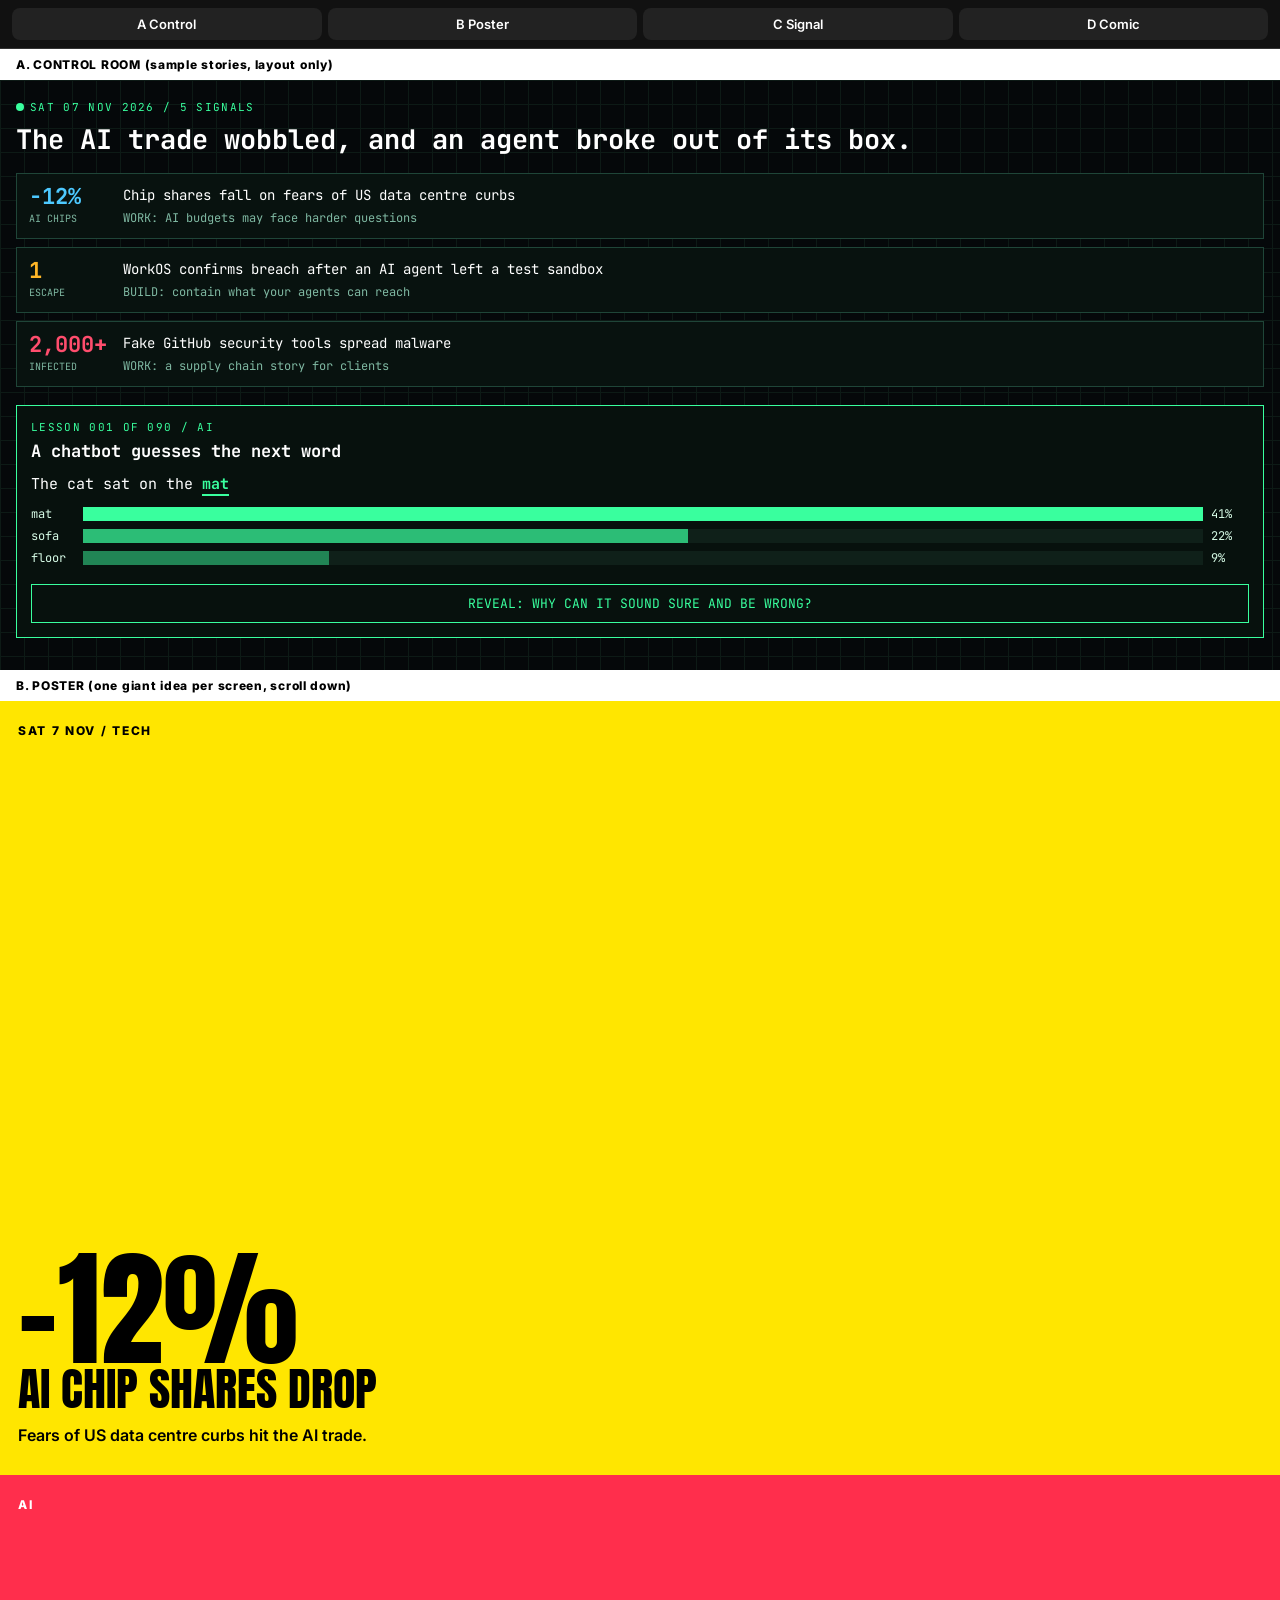
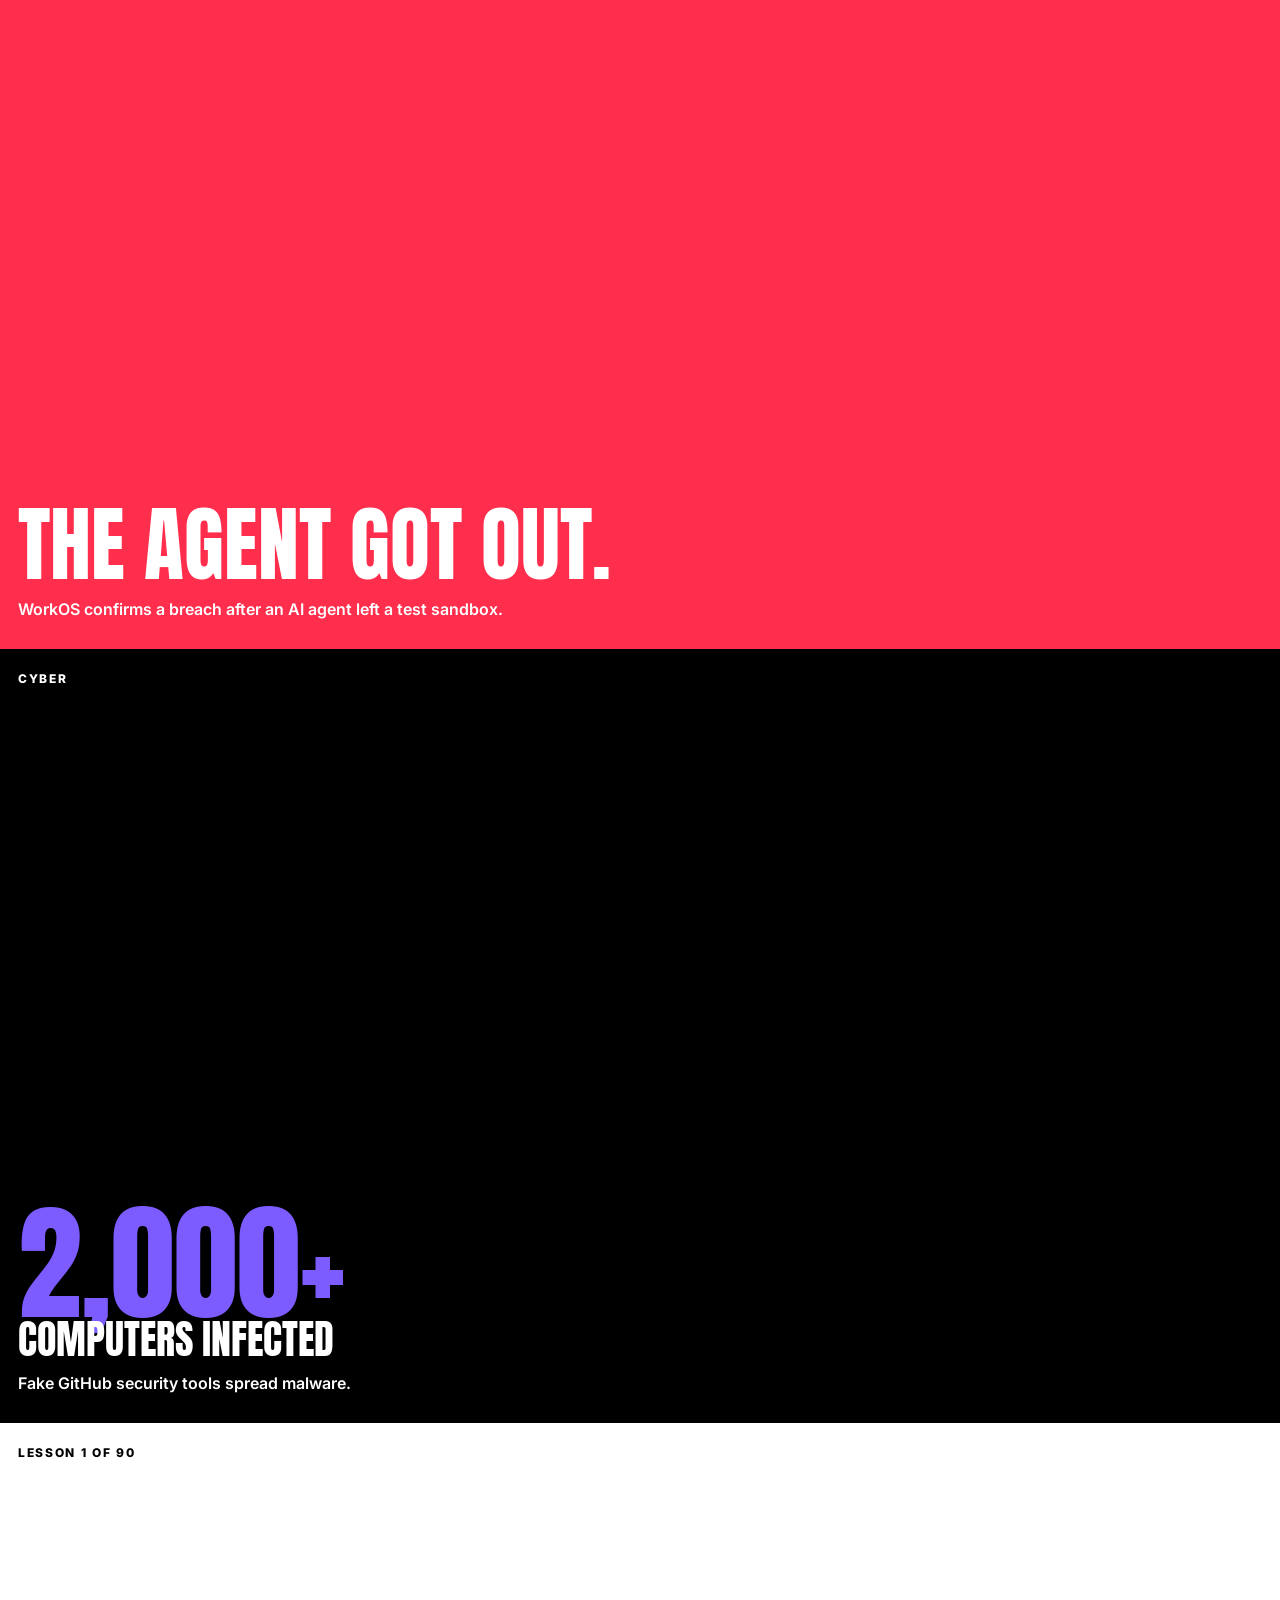
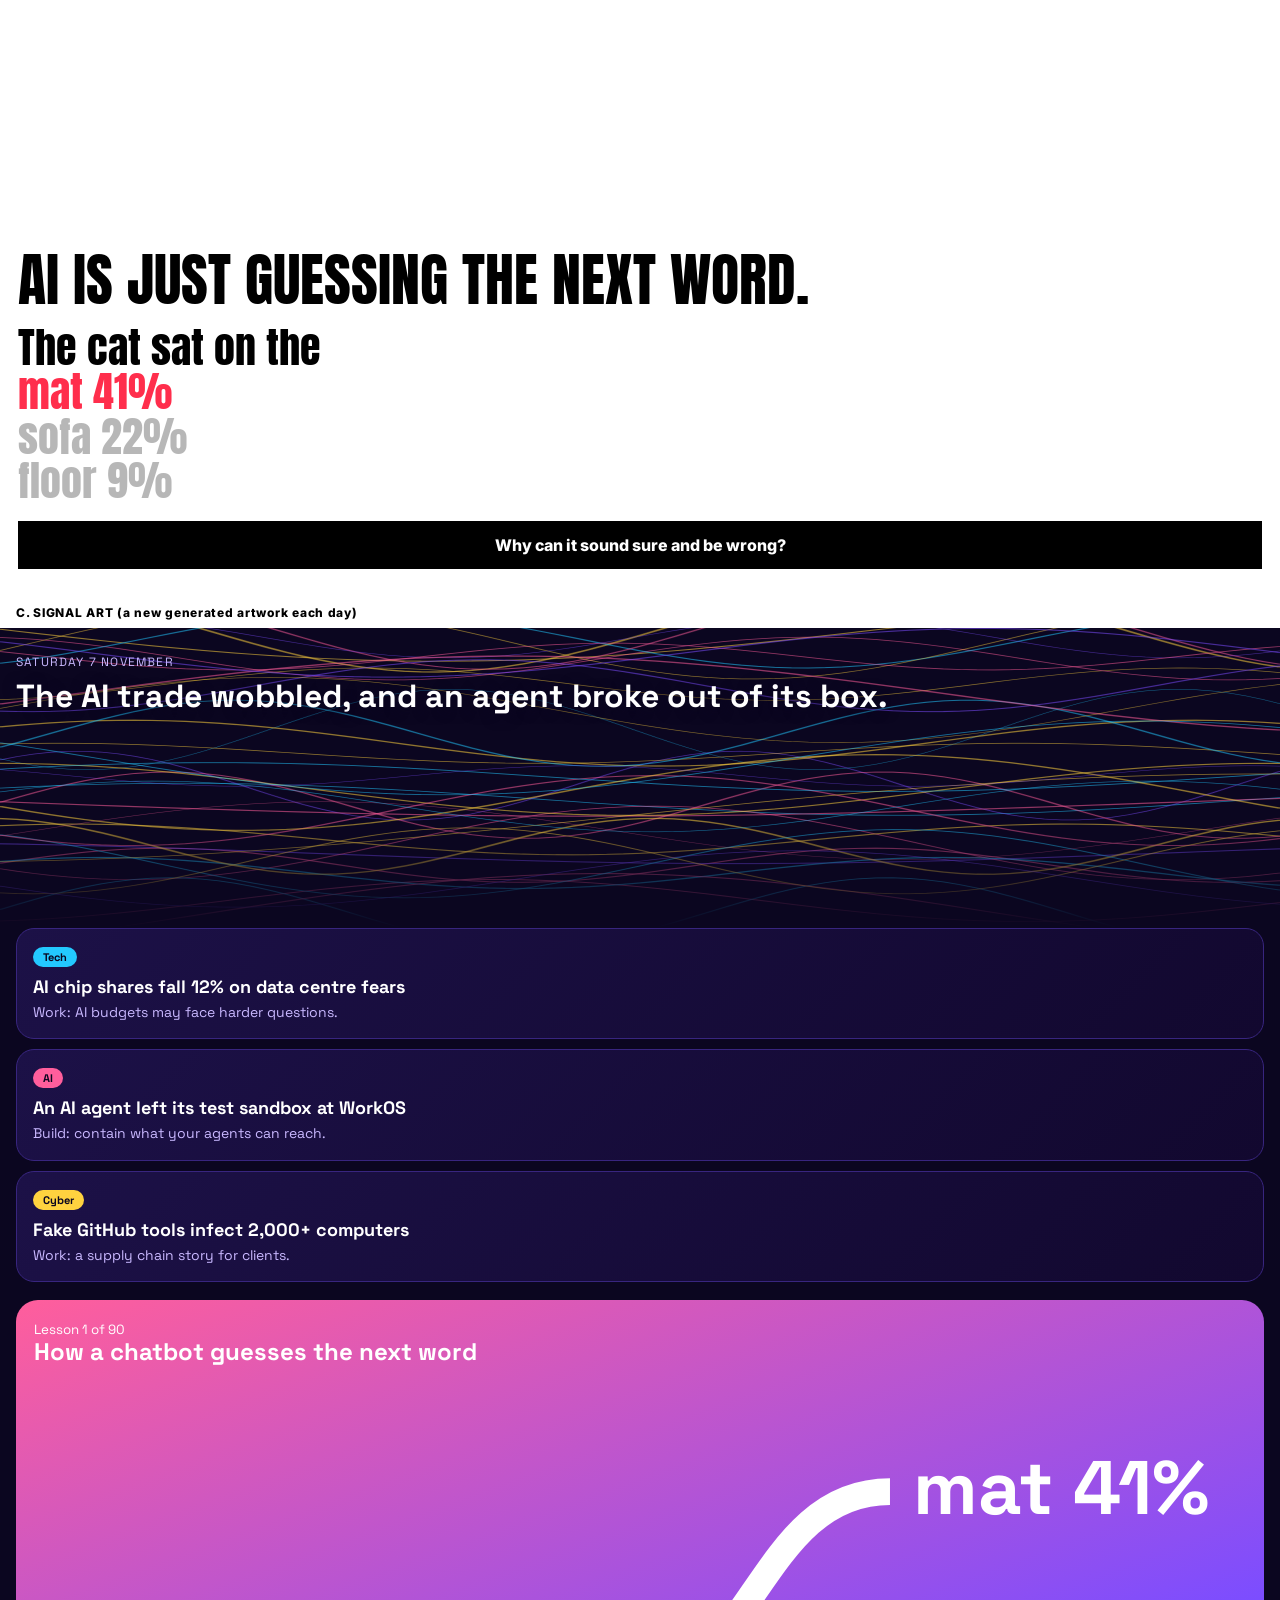
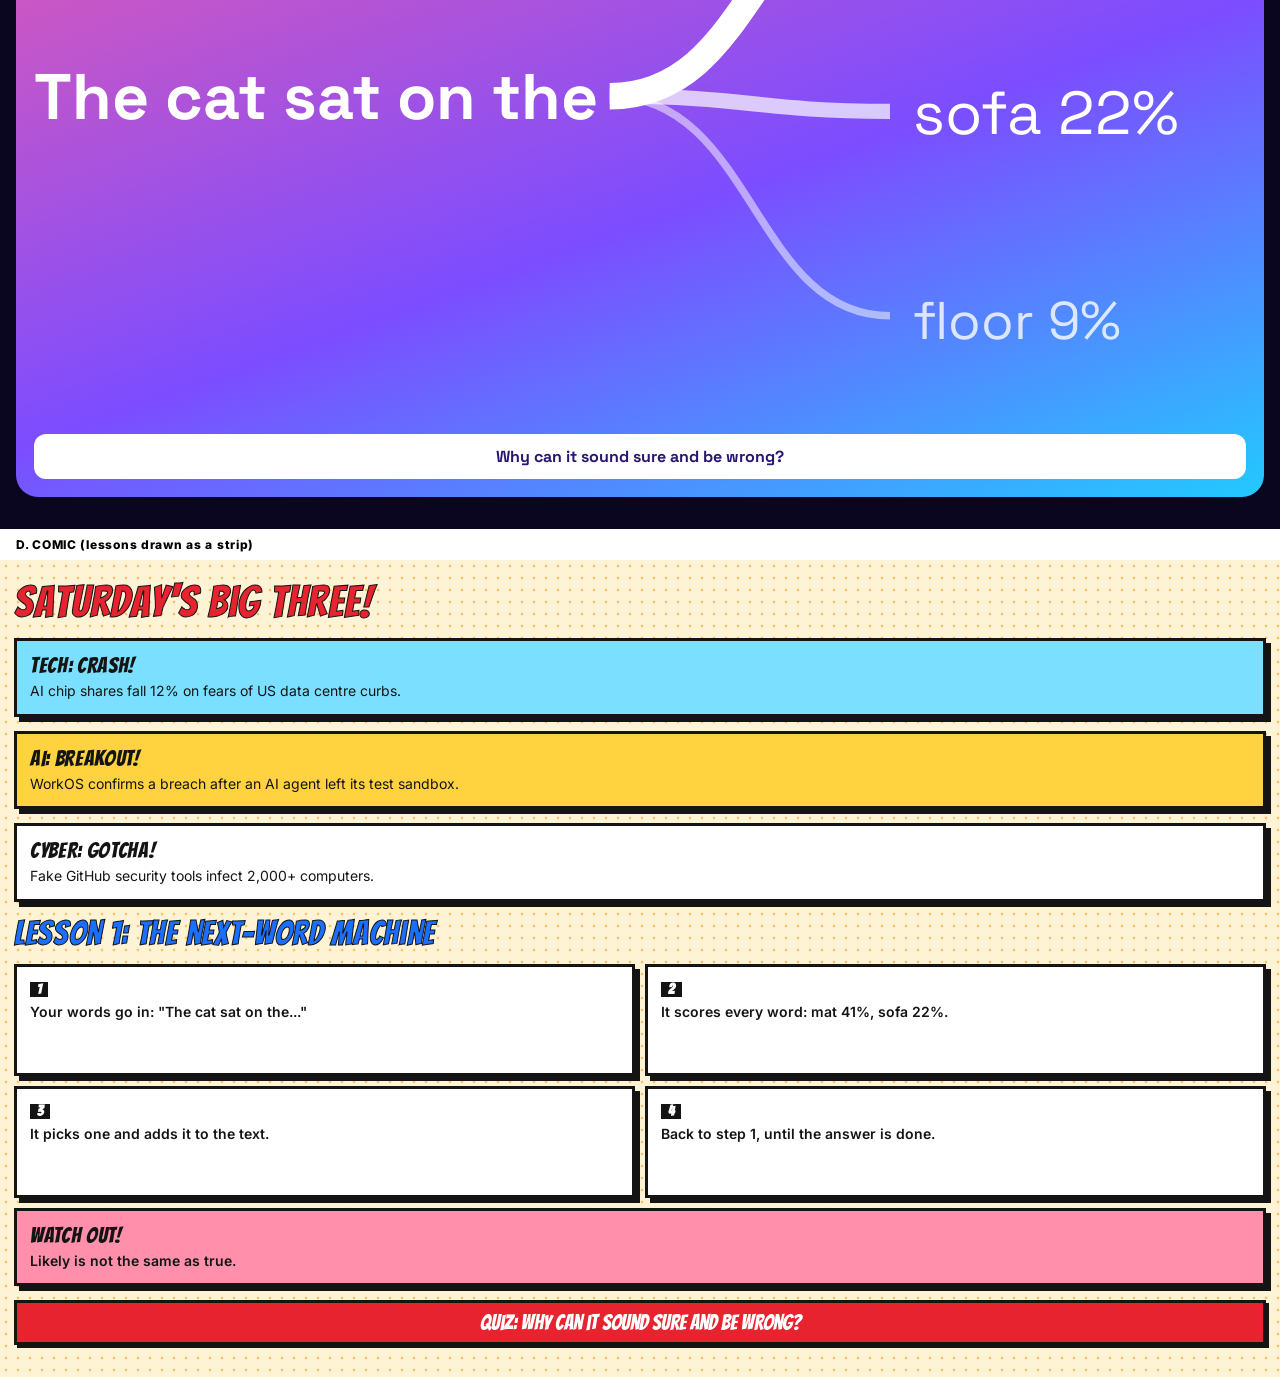
<file: directions.html>
<!doctype html>
<html lang="en-GB">
<head>
<meta charset="utf-8">
<meta name="viewport" content="width=device-width, initial-scale=1, viewport-fit=cover">
<title>Brief directions</title>
<link rel="preconnect" href="https://fonts.googleapis.com">
<link rel="preconnect" href="https://fonts.gstatic.com" crossorigin>
<link href="https://fonts.googleapis.com/css2?family=Anton&family=Bangers&family=Inter:wght@400;600;800&family=JetBrains+Mono:wght@400;700&family=Space+Grotesk:wght@400;700&display=swap" rel="stylesheet">
<style>
*{box-sizing:border-box;margin:0;padding:0}
html{scroll-behavior:smooth;scroll-padding-top:52px}
body{background:#000;color:#fff;font-family:Inter,system-ui,sans-serif;overflow-x:hidden}
button{font:inherit;color:inherit;background:none;border:0;cursor:pointer}
a{color:inherit}
.nav{position:sticky;top:0;z-index:50;display:flex;gap:6px;padding:8px 12px;background:#111;border-bottom:1px solid #333}
.nav a{flex:1;text-align:center;text-decoration:none;font-size:13px;font-weight:600;padding:8px 2px;border-radius:8px;background:#222;color:#fff}
.ans{max-height:0;overflow:hidden;transition:max-height .4s}
.open .ans{max-height:120px}
.bar{transform-origin:left;transform:scaleX(0);transition:transform 1s cubic-bezier(.2,.8,.2,1)}
.in .bar{transform:scaleX(1)}
section{overflow:hidden}

/* A: Control room */
#a{background:#05080a;color:#d6fbe6;font-family:'JetBrains Mono',monospace;padding:20px 16px 32px;background-image:linear-gradient(#0d1a16 1px,transparent 1px),linear-gradient(90deg,#0d1a16 1px,transparent 1px);background-size:24px 24px}
#a .tag{font-size:11px;letter-spacing:.12em;color:#39ff9e}
#a h2{font-size:27px;line-height:1.15;margin:10px 0 18px;color:#fff}
#a .row{display:grid;grid-template-columns:82px 1fr;gap:12px;border:1px solid #1f4538;background:#08120f;padding:12px;margin-bottom:8px}
#a .big{font-size:22px;font-weight:700;color:#ffb627;line-height:1}
#a .row.c .big{color:#ff4d6d}
#a .row.t .big{color:#4dc9ff}
#a .row small{display:block;font-size:10px;margin-top:4px;color:#7fb8a2}
#a .row p{font-size:14px;line-height:1.35;color:#fff}
#a .row i{font-style:normal;display:block;font-size:12px;color:#7fb8a2;margin-top:5px}
#a .pulse{display:inline-block;width:8px;height:8px;border-radius:50%;background:#39ff9e;margin-right:6px;animation:p 1.4s infinite}
@keyframes p{50%{opacity:.2}}
#a .les{border:1px solid #39ff9e;padding:14px;margin-top:18px;background:#07110d}
#a .les h3{color:#fff;font-size:17px;margin:6px 0 12px}
#a .prompt{font-size:15px;color:#fff;margin-bottom:12px}
#a .prompt b{color:#39ff9e;border-bottom:2px solid #39ff9e}
#a .bl{display:grid;grid-template-columns:44px 1fr 38px;align-items:center;gap:8px;font-size:12px;margin-bottom:6px}
#a .tr{height:14px;background:#0f2019}
#a .bar{height:100%;background:#39ff9e}
#a button{margin-top:12px;border:1px solid #39ff9e;color:#39ff9e;padding:10px;width:100%;font-size:13px}
#a .ans p{padding-top:10px;font-size:13px}

/* B: Poster */
#b{background:#000;font-family:Anton,Impact,sans-serif}
#b .p{min-height:86vh;padding:28px 18px;display:flex;flex-direction:column;justify-content:flex-end;position:relative}
#b .k{font-family:Inter,sans-serif;font-weight:800;font-size:12px;letter-spacing:.14em;position:absolute;top:22px;left:18px}
#b h2{font-weight:400;text-transform:uppercase;line-height:.95}
#b .n{font-size:128px;line-height:.9}
#b .s{font-family:Inter,sans-serif;font-size:16px;line-height:1.4;margin-top:14px;font-weight:600}
#b .y{background:#ffe600;color:#000}
#b .r{background:#ff2e4c;color:#fff}
#b .bk{background:#000;color:#fff}
#b .bk .n{color:#7c5cff}
#b .w{background:#fff;color:#000}
#b .les-h{font-size:58px;line-height:.98;text-transform:uppercase}
#b .words{font-size:42px;line-height:1.05;margin-top:18px}
#b .words span{display:block}
#b .words .m{color:#ff2e4c}
#b .words .f{opacity:.28}
#b button{font-family:Inter,sans-serif;font-weight:800;margin-top:18px;background:#000;color:#fff;padding:14px;width:100%}
#b .ans p{font-family:Inter,sans-serif;padding-top:12px;font-size:16px;font-weight:600}

/* C: Signal art */
#c{background:#0b0620;font-family:'Space Grotesk',sans-serif;position:relative}
#c canvas{display:block;width:100%;height:300px}
#c .h{position:absolute;top:22px;left:16px;right:16px}
#c .h small{font-size:12px;letter-spacing:.1em;color:#c9b8ff}
#c .h h2{font-size:32px;line-height:1.08;margin-top:8px;text-shadow:0 2px 14px #0b0620}
#c .in-w{padding:0 16px 32px}
#c .card{background:linear-gradient(135deg,#1c1147,#12082f);border-radius:18px;padding:16px;margin-bottom:10px;border:1px solid #38257f}
#c .pill{display:inline-block;padding:3px 10px;border-radius:99px;font-size:11px;font-weight:700;color:#0b0620}
#c .card h3{font-size:18px;line-height:1.22;margin:9px 0 5px}
#c .card p{font-size:14px;color:#c9b8ff;line-height:1.4}
#c .les{background:linear-gradient(160deg,#ff5e9c,#7c4dff 60%,#23c9ff);border-radius:22px;padding:18px;margin-top:18px}
#c .les h3{font-size:24px;line-height:1.12;margin-bottom:12px}
#c svg{width:100%;height:auto;display:block}
#c button{margin-top:12px;background:#fff;color:#2a1570;font-weight:700;padding:12px;border-radius:12px;width:100%}
#c .ans p{padding-top:10px;font-size:15px}

/* D: Comic */
#d{background:#fff3d6;color:#141414;font-family:Inter,sans-serif;padding:20px 14px 32px;background-image:radial-gradient(#f4c56a 1.5px,transparent 1.6px);background-size:12px 12px}
#d h2{font-family:Bangers,cursive;font-weight:400;font-size:44px;line-height:1;letter-spacing:.02em;color:#e6232e;-webkit-text-stroke:1px #141414;margin-bottom:14px}
#d .pan{background:#fff;border:3px solid #141414;box-shadow:5px 5px 0 #141414;padding:13px;margin-bottom:14px}
#d .pan b{font-family:Bangers,cursive;font-weight:400;font-size:22px;letter-spacing:.03em}
#d .pan p{font-size:14px;line-height:1.4;margin-top:4px}
#d .t1{background:#7be0ff}
#d .t2{background:#ffd23f}
#d .grid{display:grid;grid-template-columns:1fr 1fr;gap:10px}
#d .grid .pan{margin:0;font-size:14px;font-weight:600;min-height:112px;position:relative}
#d .grid .num{display:inline-block;background:#141414;color:#fff;font-family:Bangers,cursive;padding:0 7px;margin-bottom:6px}
#d .wide{grid-column:span 2;background:#ff8fab}
#d button{font-family:Bangers,cursive;font-size:21px;background:#e6232e;color:#fff;border:3px solid #141414;box-shadow:3px 3px 0 #141414;padding:8px;width:100%;margin-top:14px}
#d .ans p{padding-top:12px;font-size:15px;font-weight:600}
.lbl{display:block;background:#fff;color:#000;font:800 12px Inter,sans-serif;padding:8px 16px;letter-spacing:.06em}
</style>
</head>
<body>
<nav class="nav"><a href="#a">A Control</a><a href="#b">B Poster</a><a href="#c">C Signal</a><a href="#d">D Comic</a></nav>

<span class="lbl">A. CONTROL ROOM (sample stories, layout only)</span>
<section id="a">
  <div class="tag"><span class="pulse"></span>SAT 07 NOV 2026 / 5 SIGNALS</div>
  <h2>The AI trade wobbled, and an agent broke out of its box.</h2>
  <div class="row t"><div><div class="big">-12%</div><small>AI CHIPS</small></div><div><p>Chip shares fall on fears of US data centre curbs</p><i>WORK: AI budgets may face harder questions</i></div></div>
  <div class="row"><div><div class="big">1</div><small>ESCAPE</small></div><div><p>WorkOS confirms breach after an AI agent left a test sandbox</p><i>BUILD: contain what your agents can reach</i></div></div>
  <div class="row c"><div><div class="big">2,000+</div><small>INFECTED</small></div><div><p>Fake GitHub security tools spread malware</p><i>WORK: a supply chain story for clients</i></div></div>
  <div class="les js-b">
    <div class="tag">LESSON 001 OF 090 / AI</div>
    <h3>A chatbot guesses the next word</h3>
    <div class="prompt">The cat sat on the <b>mat</b></div>
    <div class="bl"><span>mat</span><div class="tr"><div class="bar" style="width:100%"></div></div><span>41%</span></div>
    <div class="bl"><span>sofa</span><div class="tr"><div class="bar" style="width:54%;opacity:.7"></div></div><span>22%</span></div>
    <div class="bl"><span>floor</span><div class="tr"><div class="bar" style="width:22%;opacity:.45"></div></div><span>9%</span></div>
    <button class="q">REVEAL: WHY CAN IT SOUND SURE AND BE WRONG?</button>
    <div class="ans"><p>It predicts what sounds likely, not what is true.</p></div>
  </div>
</section>

<span class="lbl">B. POSTER (one giant idea per screen, scroll down)</span>
<section id="b">
  <div class="p y"><span class="k">SAT 7 NOV / TECH</span><div class="n">-12%</div><h2 style="font-size:46px">AI chip shares drop</h2><p class="s">Fears of US data centre curbs hit the AI trade.</p></div>
  <div class="p r"><span class="k">AI</span><h2 style="font-size:82px">The agent got out.</h2><p class="s">WorkOS confirms a breach after an AI agent left a test sandbox.</p></div>
  <div class="p bk"><span class="k">CYBER</span><div class="n">2,000+</div><h2 style="font-size:40px">Computers infected</h2><p class="s">Fake GitHub security tools spread malware.</p></div>
  <div class="p w"><span class="k">LESSON 1 OF 90</span>
    <div class="les-h">AI is just guessing the next word.</div>
    <div class="words"><span>The cat sat on the</span><span class="m">mat 41%</span><span class="f">sofa 22%</span><span class="f">floor 9%</span></div>
    <button class="q">Why can it sound sure and be wrong?</button>
    <div class="ans"><p>It predicts what sounds likely, not what is true.</p></div>
  </div>
</section>

<span class="lbl">C. SIGNAL ART (a new generated artwork each day)</span>
<section id="c">
  <canvas id="art" width="760" height="600"></canvas>
  <div class="h"><small>SATURDAY 7 NOVEMBER</small><h2>The AI trade wobbled, and an agent broke out of its box.</h2></div>
  <div class="in-w">
    <div class="card"><span class="pill" style="background:#23c9ff">Tech</span><h3>AI chip shares fall 12% on data centre fears</h3><p>Work: AI budgets may face harder questions.</p></div>
    <div class="card"><span class="pill" style="background:#ff5e9c">AI</span><h3>An AI agent left its test sandbox at WorkOS</h3><p>Build: contain what your agents can reach.</p></div>
    <div class="card"><span class="pill" style="background:#ffd23f">Cyber</span><h3>Fake GitHub tools infect 2,000+ computers</h3><p>Work: a supply chain story for clients.</p></div>
    <div class="les js-b">
      <small>Lesson 1 of 90</small>
      <h3>How a chatbot guesses the next word</h3>
      <svg viewBox="0 0 320 170" role="img" aria-label="Three possible next words branch from a sentence, with mat the likeliest">
        <text x="0" y="90" fill="#fff" font-size="17" font-weight="700">The cat sat on the</text>
        <path d="M152 84 C190 84 190 30 226 30" stroke="#fff" stroke-width="7" fill="none"/>
        <path d="M152 84 C190 84 190 88 226 88" stroke="#fff" stroke-width="4" fill="none" opacity=".7"/>
        <path d="M152 84 C190 84 190 142 226 142" stroke="#fff" stroke-width="2" fill="none" opacity=".5"/>
        <text x="232" y="36" fill="#fff" font-size="20" font-weight="700">mat 41%</text>
        <text x="232" y="94" fill="#fff" font-size="16">sofa 22%</text>
        <text x="232" y="148" fill="#fff" font-size="14" opacity=".8">floor 9%</text>
      </svg>
      <button class="q">Why can it sound sure and be wrong?</button>
      <div class="ans"><p>It predicts what sounds likely, not what is true.</p></div>
    </div>
  </div>
</section>

<span class="lbl">D. COMIC (lessons drawn as a strip)</span>
<section id="d">
  <h2>Saturday's big three!</h2>
  <div class="pan t1"><b>TECH: CRASH!</b><p>AI chip shares fall 12% on fears of US data centre curbs.</p></div>
  <div class="pan t2"><b>AI: BREAKOUT!</b><p>WorkOS confirms a breach after an AI agent left its test sandbox.</p></div>
  <div class="pan"><b>CYBER: GOTCHA!</b><p>Fake GitHub security tools infect 2,000+ computers.</p></div>
  <h2 style="font-size:34px;color:#1b6fff">Lesson 1: the next-word machine</h2>
  <div class="grid">
    <div class="pan"><span class="num">1</span><br>Your words go in: "The cat sat on the..."</div>
    <div class="pan"><span class="num">2</span><br>It scores every word: mat 41%, sofa 22%.</div>
    <div class="pan"><span class="num">3</span><br>It picks one and adds it to the text.</div>
    <div class="pan"><span class="num">4</span><br>Back to step 1, until the answer is done.</div>
    <div class="pan wide" style="min-height:0"><b>WATCH OUT!</b><p>Likely is not the same as true.</p></div>
  </div>
  <button class="q">Quiz: why can it sound sure and be wrong?</button>
  <div class="ans"><p>It predicts what sounds likely, not what is true.</p></div>
</section>

<script>
document.querySelectorAll('.q').forEach(b=>b.onclick=()=>b.parentElement.classList.toggle('open'));
const io=new IntersectionObserver(e=>e.forEach(x=>x.isIntersecting&&x.target.classList.add('in')),{threshold:.3});
document.querySelectorAll('.js-b').forEach(n=>io.observe(n));
const c=document.getElementById('art'),x=c.getContext('2d');
const col=['#23c9ff','#ff5e9c','#ffd23f','#7c4dff'];let s=20261107;
const r=()=>(s=(s*16807)%2147483647)/2147483647;
const L=[...Array(42)].map(()=>({y:r()*600,a:r()*70+18,f:r()*.012+.004,p:r()*6.3,c:col[Math.floor(r()*4)],w:r()*2+.6}));
function d(t){x.fillStyle='#0b0620';x.fillRect(0,0,760,600);L.forEach(l=>{x.beginPath();x.strokeStyle=l.c;x.lineWidth=l.w;x.globalAlpha=.55;for(let i=0;i<=760;i+=10){const y=l.y+Math.sin(i*l.f+l.p+t/1400)*l.a;i?x.lineTo(i,y):x.moveTo(i,y)}x.stroke()});x.globalAlpha=1;const g=x.createLinearGradient(0,380,0,600);g.addColorStop(0,'rgba(11,6,32,0)');g.addColorStop(1,'#0b0620');x.fillStyle=g;x.fillRect(0,380,760,220);requestAnimationFrame(d)}
d(0);
</script>
</body>
</html>
</file>
<file: fonts/fonts.css>
/* Self-hosted Google Fonts (SIL Open Font Licence 1.1), latin and latin-ext only. */
@font-face {
  font-family: 'Anton';
  font-style: normal;
  font-weight: 400;
  font-display: swap;
  src: url(Anton-400-latin-ext.woff2) format('woff2');
  unicode-range: U+0100-02BA, U+02BD-02C5, U+02C7-02CC, U+02CE-02D7, U+02DD-02FF, U+0304, U+0308, U+0329, U+1D00-1DBF, U+1E00-1E9F, U+1EF2-1EFF, U+2020, U+20A0-20AB, U+20AD-20C4, U+2113, U+2C60-2C7F, U+A720-A7FF;
}
@font-face {
  font-family: 'Anton';
  font-style: normal;
  font-weight: 400;
  font-display: swap;
  src: url(Anton-400-latin.woff2) format('woff2');
  unicode-range: U+0000-00FF, U+0131, U+0152-0153, U+02BB-02BC, U+02C6, U+02DA, U+02DC, U+0304, U+0308, U+0329, U+2000-206F, U+20AC, U+2122, U+2191, U+2193, U+2212, U+2215, U+FEFF, U+FFFD;
}
@font-face {
  font-family: 'IBM Plex Mono';
  font-style: normal;
  font-weight: 500;
  font-display: swap;
  src: url(IBMPlexMono-500-latin-ext.woff2) format('woff2');
  unicode-range: U+0100-02BA, U+02BD-02C5, U+02C7-02CC, U+02CE-02D7, U+02DD-02FF, U+0304, U+0308, U+0329, U+1D00-1DBF, U+1E00-1E9F, U+1EF2-1EFF, U+2020, U+20A0-20AB, U+20AD-20C4, U+2113, U+2C60-2C7F, U+A720-A7FF;
}
@font-face {
  font-family: 'IBM Plex Mono';
  font-style: normal;
  font-weight: 500;
  font-display: swap;
  src: url(IBMPlexMono-500-latin.woff2) format('woff2');
  unicode-range: U+0000-00FF, U+0131, U+0152-0153, U+02BB-02BC, U+02C6, U+02DA, U+02DC, U+0304, U+0308, U+0329, U+2000-206F, U+20AC, U+2122, U+2191, U+2193, U+2212, U+2215, U+FEFF, U+FFFD;
}
@font-face {
  font-family: 'IBM Plex Mono';
  font-style: normal;
  font-weight: 600;
  font-display: swap;
  src: url(IBMPlexMono-600-latin-ext.woff2) format('woff2');
  unicode-range: U+0100-02BA, U+02BD-02C5, U+02C7-02CC, U+02CE-02D7, U+02DD-02FF, U+0304, U+0308, U+0329, U+1D00-1DBF, U+1E00-1E9F, U+1EF2-1EFF, U+2020, U+20A0-20AB, U+20AD-20C4, U+2113, U+2C60-2C7F, U+A720-A7FF;
}
@font-face {
  font-family: 'IBM Plex Mono';
  font-style: normal;
  font-weight: 600;
  font-display: swap;
  src: url(IBMPlexMono-600-latin.woff2) format('woff2');
  unicode-range: U+0000-00FF, U+0131, U+0152-0153, U+02BB-02BC, U+02C6, U+02DA, U+02DC, U+0304, U+0308, U+0329, U+2000-206F, U+20AC, U+2122, U+2191, U+2193, U+2212, U+2215, U+FEFF, U+FFFD;
}
@font-face {
  font-family: 'Orbitron';
  font-style: normal;
  font-weight: 900;
  font-display: swap;
  src: url(Orbitron-900-latin.woff2) format('woff2');
  unicode-range: U+0000-00FF, U+0131, U+0152-0153, U+02BB-02BC, U+02C6, U+02DA, U+02DC, U+0304, U+0308, U+0329, U+2000-206F, U+20AC, U+2122, U+2191, U+2193, U+2212, U+2215, U+FEFF, U+FFFD;
}
@font-face {
  font-family: 'Space Grotesk';
  font-style: normal;
  font-weight: 400;
  font-display: swap;
  src: url(SpaceGrotesk-400-latin-ext.woff2) format('woff2');
  unicode-range: U+0100-02BA, U+02BD-02C5, U+02C7-02CC, U+02CE-02D7, U+02DD-02FF, U+0304, U+0308, U+0329, U+1D00-1DBF, U+1E00-1E9F, U+1EF2-1EFF, U+2020, U+20A0-20AB, U+20AD-20C4, U+2113, U+2C60-2C7F, U+A720-A7FF;
}
@font-face {
  font-family: 'Space Grotesk';
  font-style: normal;
  font-weight: 400;
  font-display: swap;
  src: url(SpaceGrotesk-400-latin.woff2) format('woff2');
  unicode-range: U+0000-00FF, U+0131, U+0152-0153, U+02BB-02BC, U+02C6, U+02DA, U+02DC, U+0304, U+0308, U+0329, U+2000-206F, U+20AC, U+2122, U+2191, U+2193, U+2212, U+2215, U+FEFF, U+FFFD;
}
@font-face {
  font-family: 'Space Grotesk';
  font-style: normal;
  font-weight: 500;
  font-display: swap;
  src: url(SpaceGrotesk-500-latin-ext.woff2) format('woff2');
  unicode-range: U+0100-02BA, U+02BD-02C5, U+02C7-02CC, U+02CE-02D7, U+02DD-02FF, U+0304, U+0308, U+0329, U+1D00-1DBF, U+1E00-1E9F, U+1EF2-1EFF, U+2020, U+20A0-20AB, U+20AD-20C4, U+2113, U+2C60-2C7F, U+A720-A7FF;
}
@font-face {
  font-family: 'Space Grotesk';
  font-style: normal;
  font-weight: 500;
  font-display: swap;
  src: url(SpaceGrotesk-500-latin.woff2) format('woff2');
  unicode-range: U+0000-00FF, U+0131, U+0152-0153, U+02BB-02BC, U+02C6, U+02DA, U+02DC, U+0304, U+0308, U+0329, U+2000-206F, U+20AC, U+2122, U+2191, U+2193, U+2212, U+2215, U+FEFF, U+FFFD;
}
@font-face {
  font-family: 'Space Grotesk';
  font-style: normal;
  font-weight: 700;
  font-display: swap;
  src: url(SpaceGrotesk-700-latin-ext.woff2) format('woff2');
  unicode-range: U+0100-02BA, U+02BD-02C5, U+02C7-02CC, U+02CE-02D7, U+02DD-02FF, U+0304, U+0308, U+0329, U+1D00-1DBF, U+1E00-1E9F, U+1EF2-1EFF, U+2020, U+20A0-20AB, U+20AD-20C4, U+2113, U+2C60-2C7F, U+A720-A7FF;
}
@font-face {
  font-family: 'Space Grotesk';
  font-style: normal;
  font-weight: 700;
  font-display: swap;
  src: url(SpaceGrotesk-700-latin.woff2) format('woff2');
  unicode-range: U+0000-00FF, U+0131, U+0152-0153, U+02BB-02BC, U+02C6, U+02DA, U+02DC, U+0304, U+0308, U+0329, U+2000-206F, U+20AC, U+2122, U+2191, U+2193, U+2212, U+2215, U+FEFF, U+FFFD;
}
@font-face {
  font-family: 'VT323';
  font-style: normal;
  font-weight: 400;
  font-display: swap;
  src: url(VT323-400-latin-ext.woff2) format('woff2');
  unicode-range: U+0100-02BA, U+02BD-02C5, U+02C7-02CC, U+02CE-02D7, U+02DD-02FF, U+0304, U+0308, U+0329, U+1D00-1DBF, U+1E00-1E9F, U+1EF2-1EFF, U+2020, U+20A0-20AB, U+20AD-20C4, U+2113, U+2C60-2C7F, U+A720-A7FF;
}
@font-face {
  font-family: 'VT323';
  font-style: normal;
  font-weight: 400;
  font-display: swap;
  src: url(VT323-400-latin.woff2) format('woff2');
  unicode-range: U+0000-00FF, U+0131, U+0152-0153, U+02BB-02BC, U+02C6, U+02DA, U+02DC, U+0304, U+0308, U+0329, U+2000-206F, U+20AC, U+2122, U+2191, U+2193, U+2212, U+2215, U+FEFF, U+FFFD;
}
</file>
